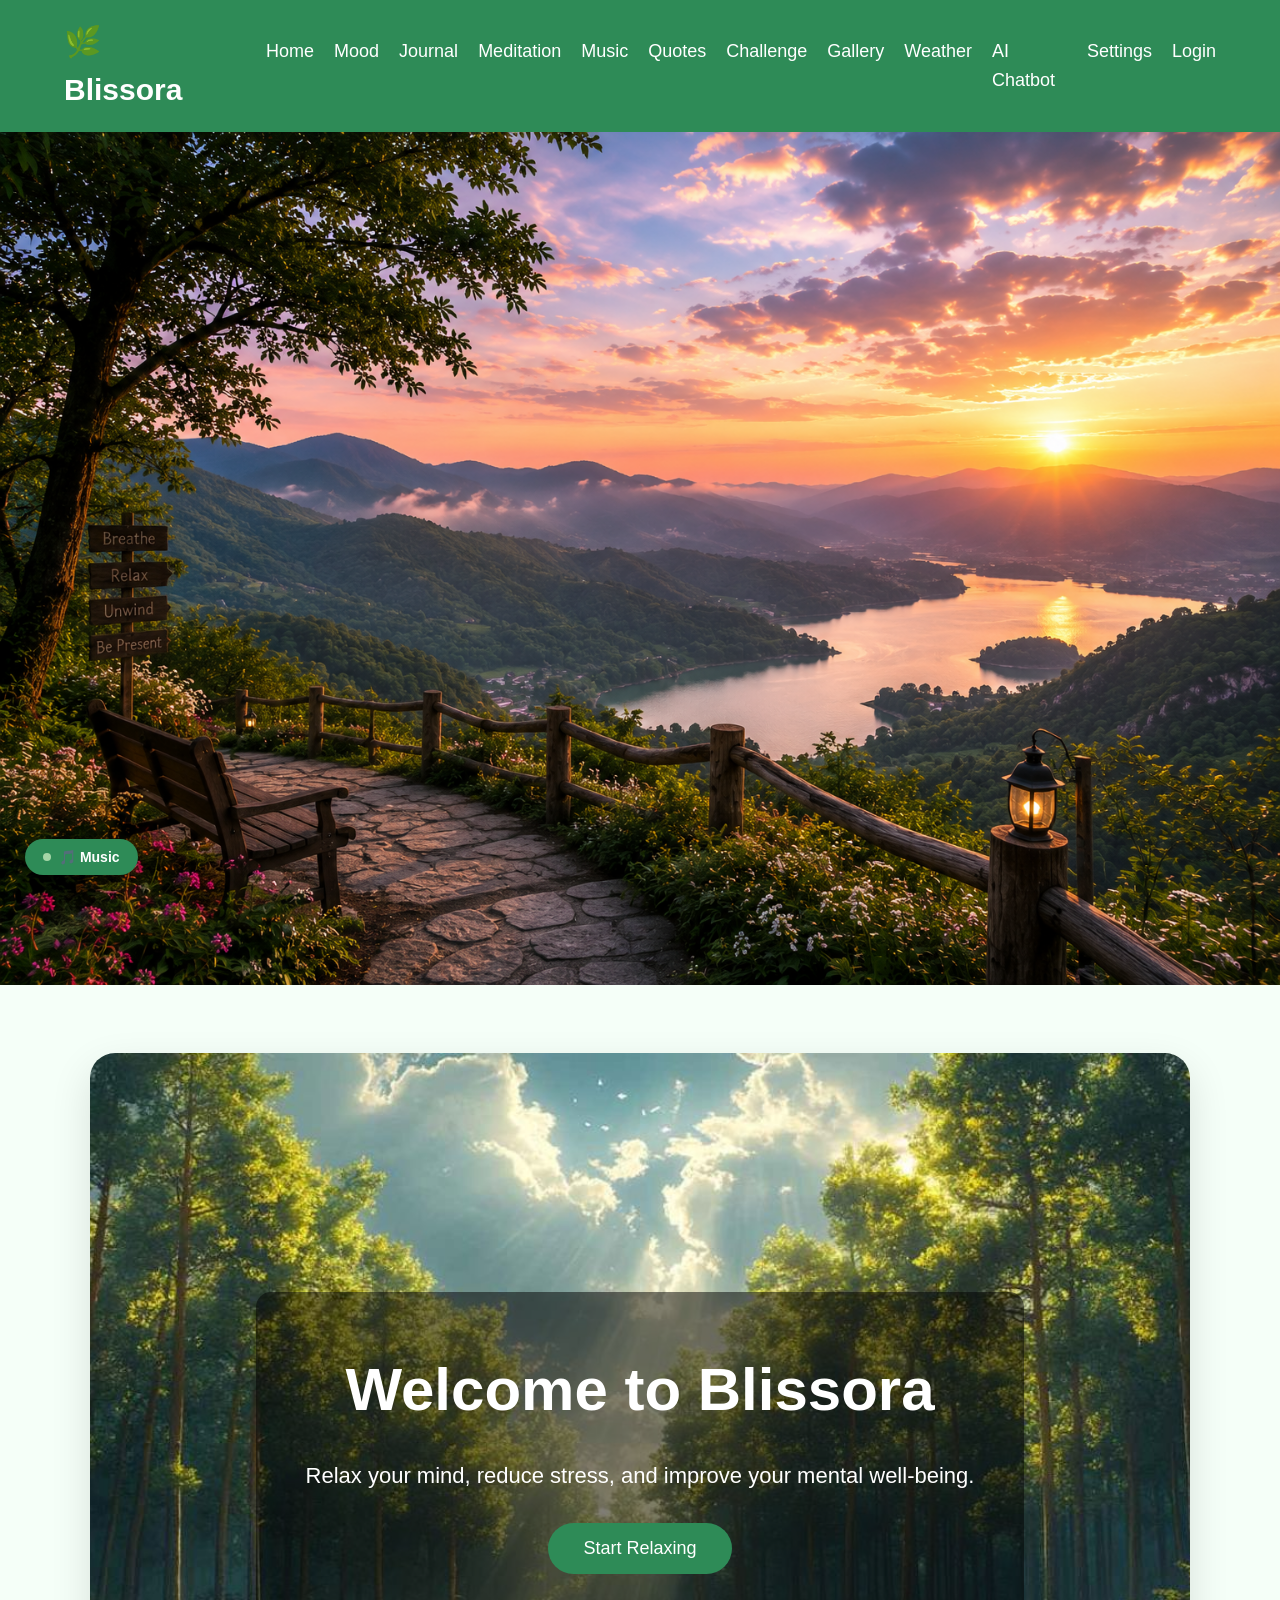
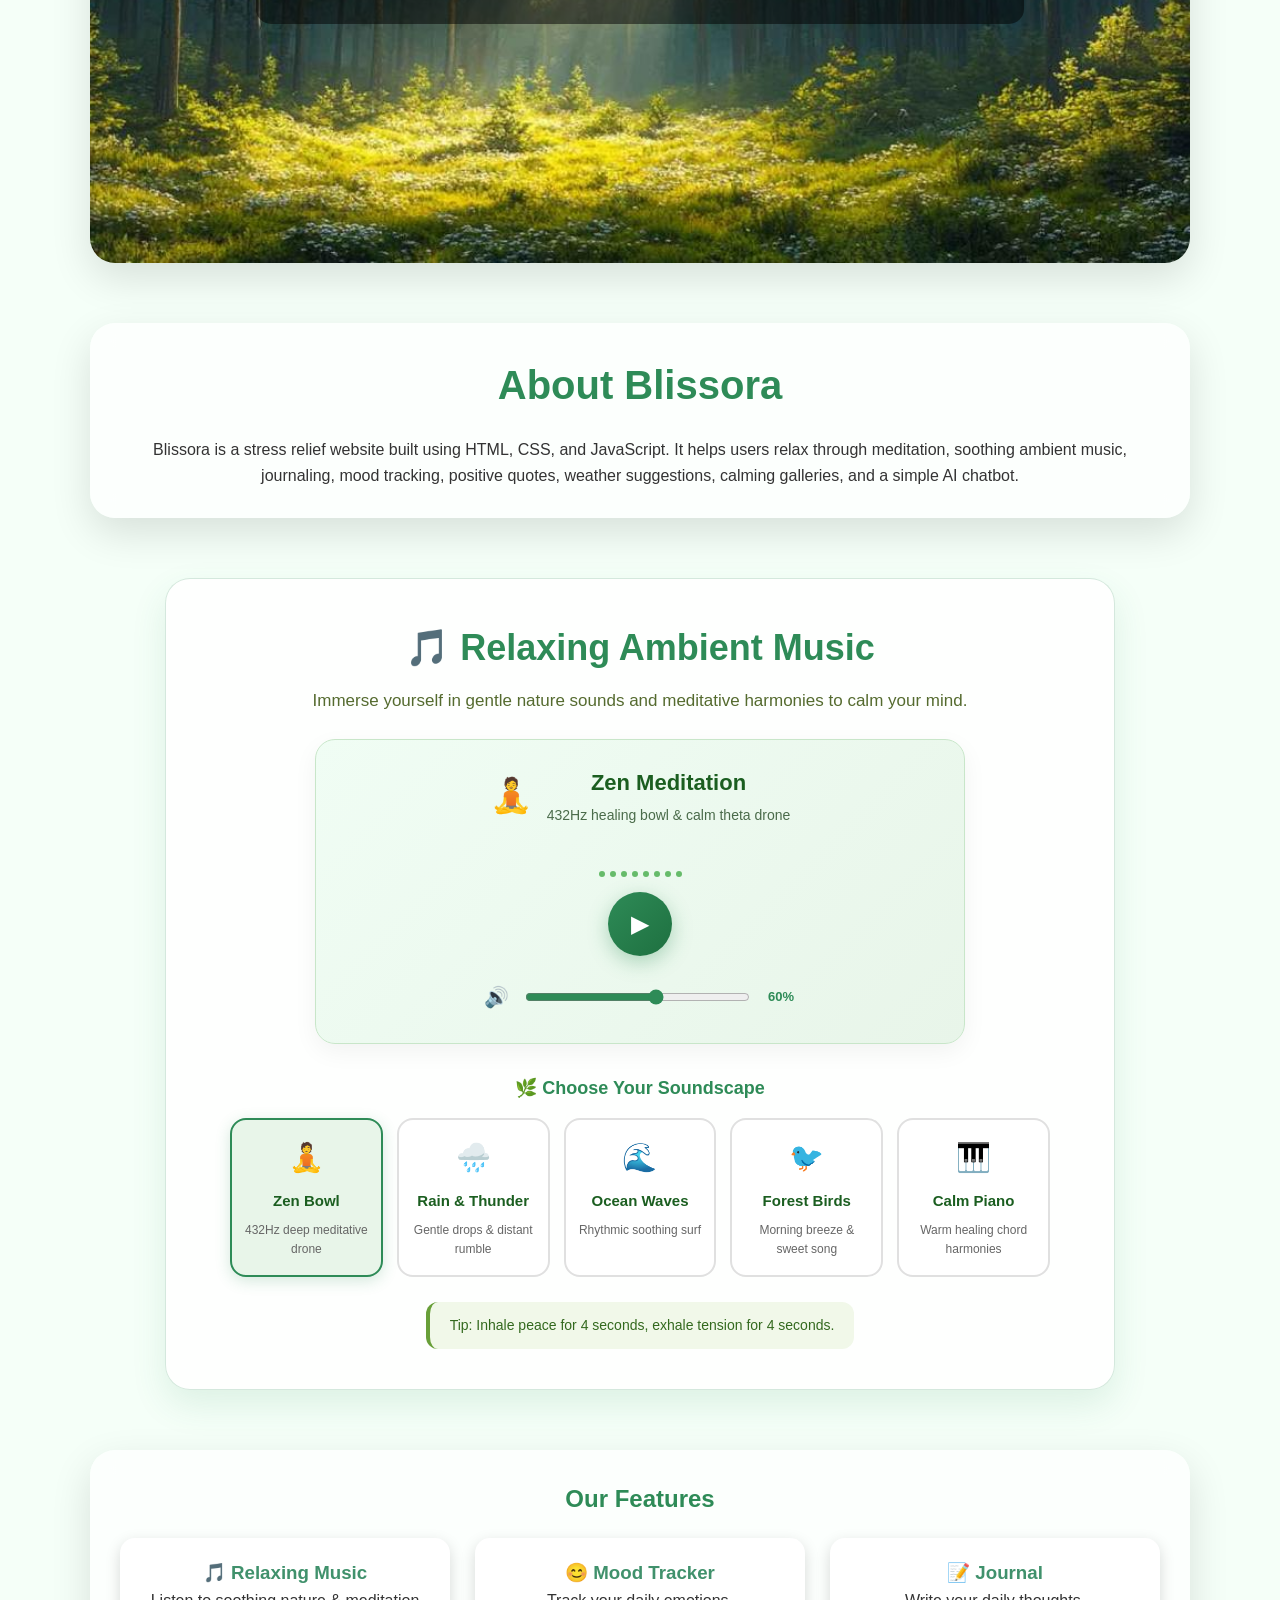
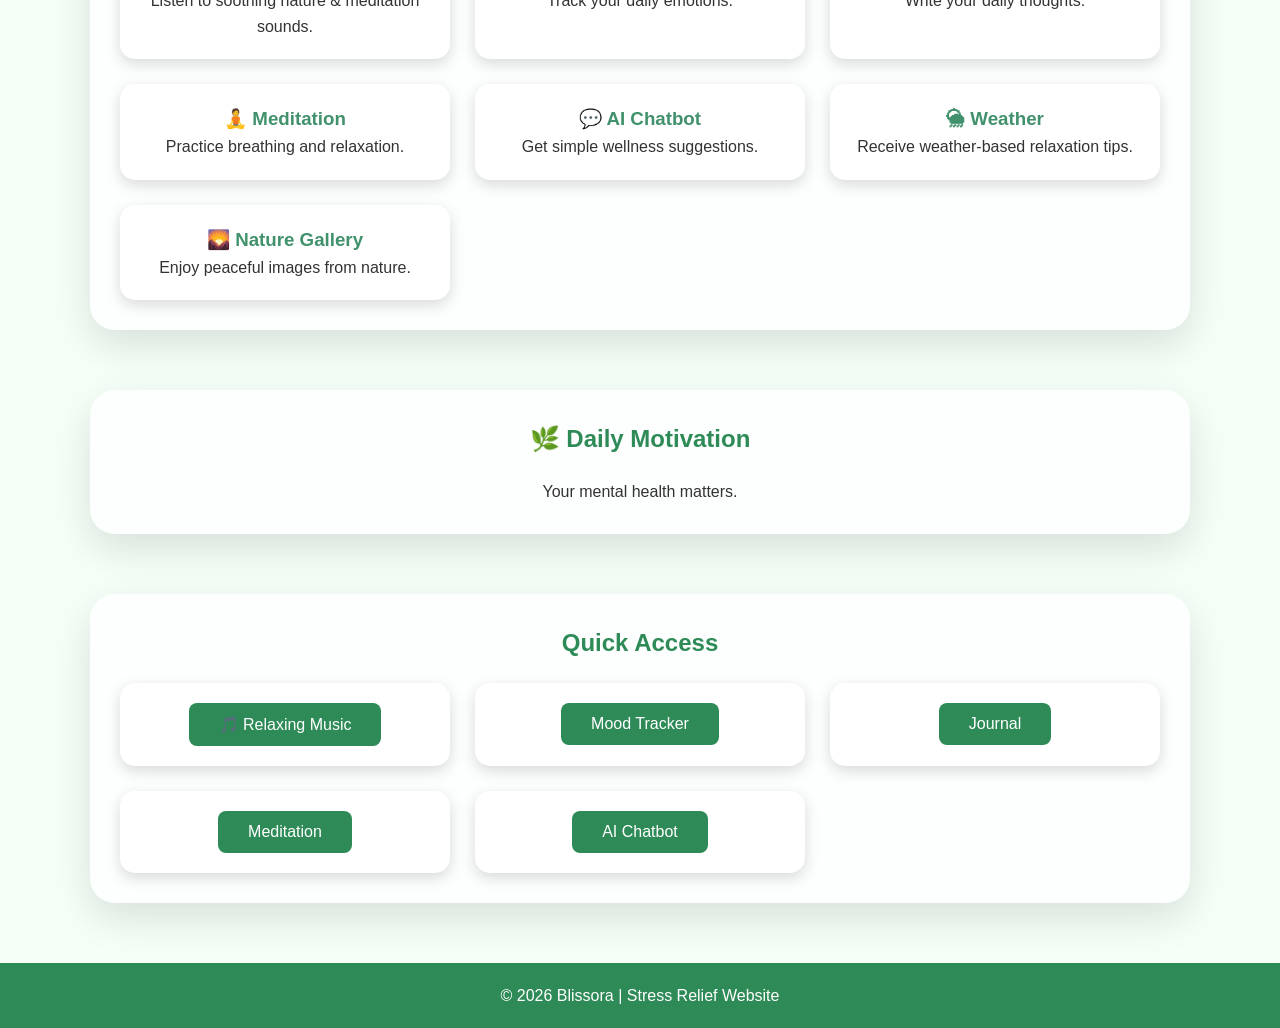
<file: index.html>
<!DOCTYPE html>
<html lang="en">

<head>
    <meta charset="UTF-8">
    <meta name="viewport" content="width=device-width, initial-scale=1.0">
    <title>Blissora | Stress Relief Website</title>

    <!-- Main CSS -->
    <link rel="stylesheet" href="style.css">
    <link rel="stylesheet" href="music.css">
    <link rel="icon" type="image" href="logo.png">
</head>

<body>

    <header>
        <nav>
            <h2>🌿 Blissora</h2>
            <ul>
                <li><a href="index.html">Home</a></li>
                <li><a href="mood.html">Mood</a></li>
                <li><a href="journal.html">Journal</a></li>
                <li><a href="meditation.html">Meditation</a></li>
                <li><a href="#musicSection">Music</a></li>
                <li><a href="quotes.html">Quotes</a></li>
                <li><a href="challenge.html">Challenge</a></li>
                <li><a href="gallery.html">Gallery</a></li>
                <li><a href="weather.html">Weather</a></li>
                <li><a href="chatbot.html">AI Chatbot</a></li>
                <li><a href="settings.html">Settings</a></li>
                <li><a href="login.html">Login</a></li>
            </ul>
        </nav>
    </header>

    <img src="hero.png" alt="logo" width="1280">

    <section class="hero">
        <div class="hero-content">
            <h1>Welcome to Blissora</h1>
            <p>Relax your mind, reduce stress, and improve your mental well-being.</p>
            <button class="btn" onclick="document.getElementById('musicSection').scrollIntoView({behavior:'smooth'})">Start Relaxing</button>
        </div>
    </section>

    <!-- ===========================
            ABOUT SECTION
    ============================ -->
    <section>
        <h1>About Blissora</h1>
        <p>
            Blissora is a stress relief website built using HTML, CSS, and JavaScript.
            It helps users relax through meditation, soothing ambient music, journaling, mood tracking,
            positive quotes, weather suggestions, calming galleries,
            and a simple AI chatbot.
        </p>
    </section>

    <!-- ===========================
            RELAXING MUSIC ADDON SECTION
    ============================ -->
    <section id="musicSection" class="music-addon-section">
        <div class="music-addon-header">
            <h2>🎵 Relaxing Ambient Music</h2>
            <p class="music-addon-subtitle">Immerse yourself in gentle nature sounds and meditative harmonies to calm your mind.</p>
        </div>

        <!-- Now Playing Card -->
        <div class="now-playing-card">
            <div class="now-playing-info">
                <span id="currentTrackIcon" class="track-icon">🧘</span>
                <div class="track-details">
                    <h3 id="currentTrackTitle">Zen Meditation</h3>
                    <p id="currentTrackDesc" class="track-tagline">432Hz healing bowl & calm theta drone</p>
                </div>
            </div>

            <!-- Animated Visualizer Bars -->
            <div id="visualizerContainer" class="visualizer-container">
                <div class="visualizer-bar"></div>
                <div class="visualizer-bar"></div>
                <div class="visualizer-bar"></div>
                <div class="visualizer-bar"></div>
                <div class="visualizer-bar"></div>
                <div class="visualizer-bar"></div>
                <div class="visualizer-bar"></div>
                <div class="visualizer-bar"></div>
            </div>

            <!-- Controls: Play / Pause Button -->
            <div class="music-controls">
                <button id="addonPlayBtn" class="addon-play-btn" title="Play Music">▶</button>
            </div>

            <!-- Volume Slider & Mute Toggle -->
            <div class="volume-control-row">
                <button id="addonMuteBtn" class="mute-btn" title="Mute / Unmute">🔊</button>
                <input id="addonVolumeSlider" class="volume-slider" type="range" min="0" max="100" value="60">
                <span class="volume-label">60%</span>
            </div>
        </div>

        <!-- Soundtrack Selection Grid -->
        <h3 class="track-selection-title">🌿 Choose Your Soundscape</h3>
        <div class="sound-tracks-grid">
            <div class="sound-track-card active" data-track="zen">
                <span class="track-card-icon">🧘</span>
                <span class="track-card-name">Zen Bowl</span>
                <span class="track-card-desc">432Hz deep meditative drone</span>
            </div>
            <div class="sound-track-card" data-track="rain">
                <span class="track-card-icon">🌧️</span>
                <span class="track-card-name">Rain & Thunder</span>
                <span class="track-card-desc">Gentle drops & distant rumble</span>
            </div>
            <div class="sound-track-card" data-track="ocean">
                <span class="track-card-icon">🌊</span>
                <span class="track-card-name">Ocean Waves</span>
                <span class="track-card-desc">Rhythmic soothing surf</span>
            </div>
            <div class="sound-track-card" data-track="birds">
                <span class="track-card-icon">🐦</span>
                <span class="track-card-name">Forest Birds</span>
                <span class="track-card-desc">Morning breeze & sweet song</span>
            </div>
            <div class="sound-track-card" data-track="piano">
                <span class="track-card-icon">🎹</span>
                <span class="track-card-name">Calm Piano</span>
                <span class="track-card-desc">Warm healing chord harmonies</span>
            </div>
        </div>

        <!-- Calming Wellness Tip -->
        <div id="currentTrackTip" class="music-tip-box">
            Tip: Inhale peace for 4 seconds, exhale tension for 4 seconds.
        </div>
    </section>

    <!-- ===========================
            FEATURES
    ============================ -->
    <section>
        <h2>Our Features</h2>
        <div class="cards">
            <div class="card">
                <h3>🎵 Relaxing Music</h3>
                <p>Listen to soothing nature & meditation sounds.</p>
            </div>
            <div class="card">
                <h3>😊 Mood Tracker</h3>
                <p>Track your daily emotions.</p>
            </div>
            <div class="card">
                <h3>📝 Journal</h3>
                <p>Write your daily thoughts.</p>
            </div>
            <div class="card">
                <h3>🧘 Meditation</h3>
                <p>Practice breathing and relaxation.</p>
            </div>
            <div class="card">
                <h3>💬 AI Chatbot</h3>
                <p>Get simple wellness suggestions.</p>
            </div>
            <div class="card">
                <h3>🌦 Weather</h3>
                <p>Receive weather-based relaxation tips.</p>
            </div>
            <div class="card">
                <h3>🌄 Nature Gallery</h3>
                <p>Enjoy peaceful images from nature.</p>
            </div>
        </div>
    </section>

    <!-- ===========================
            DAILY MOTIVATION
    ============================ -->
    <section>
        <h2>🌿 Daily Motivation</h2>
        <p id="dailyQuote">
            Every day is a new opportunity to smile.
        </p>
    </section>

    <!-- ===========================
            QUICK ACCESS
    ============================ -->
    <section>
        <h2>Quick Access</h2>
        <div class="cards">
            <div class="card">
                <button onclick="document.getElementById('musicSection').scrollIntoView({behavior:'smooth'})">
                    🎵 Relaxing Music
                </button>
            </div>
            <div class="card">
                <button onclick="location.href='mood.html'">
                    Mood Tracker
                </button>
            </div>
            <div class="card">
                <button onclick="location.href='journal.html'">
                    Journal
                </button>
            </div>
            <div class="card">
                <button onclick="location.href='meditation.html'">
                    Meditation
                </button>
            </div>
            <div class="card">
                <button onclick="location.href='chatbot.html'">
                    AI Chatbot
                </button>
            </div>
        </div>
    </section>

    <!-- ===========================
            FOOTER
    ============================ -->
    <footer>
        <p>
            © <span id="year"></span> Blissora | Stress Relief Website
        </p>
    </footer>

    <!-- Back to Top Button -->
    <button id="topBtn" style="display:none; position:fixed; bottom:20px; right:20px;">
        ↑ Top
    </button>

    <!-- ============================================================
         FLOATING MINI-PLAYER ADDON WIDGET
         ============================================================ -->
    <div id="blissoraFloatingWidget" class="blissora-floating-music">
        <button id="floatingMusicTrigger" class="floating-music-trigger" title="Toggle Music Player">
            <span class="pulse-dot"></span>
            <span>🎵 Music</span>
        </button>
        <div id="floatingMusicPanel" class="floating-music-panel">
            <div class="floating-panel-header">
                <span>🌿 Relaxing Music</span>
                <button id="floatingMusicClose" class="floating-close-btn" title="Close">✕</button>
            </div>
            <div id="floatingTrackTitle" class="floating-track-title">🧘 Zen Meditation</div>
            <div class="floating-controls-row">
                <button id="floatingPlayBtn" class="floating-play-btn" title="Play / Pause">▶</button>
            </div>
            <select id="floatingTrackSelect" class="floating-quick-select">
                <option value="zen">🧘 Zen Meditation</option>
                <option value="rain">🌧️ Calming Rain</option>
                <option value="ocean">🌊 Ocean Waves</option>
                <option value="birds">🐦 Forest Birds</option>
                <option value="piano">🎹 Peaceful Piano</option>
            </select>
            <div class="floating-volume-row">
                <span>🔊</span>
                <input id="floatingVolumeSlider" class="floating-volume-slider" type="range" min="0" max="100" value="60">
            </div>
        </div>
    </div>

    <!-- JavaScript -->
    <script src="music.js"></script>
    <script src="script.js"></script>

</body>

</html>
</file>
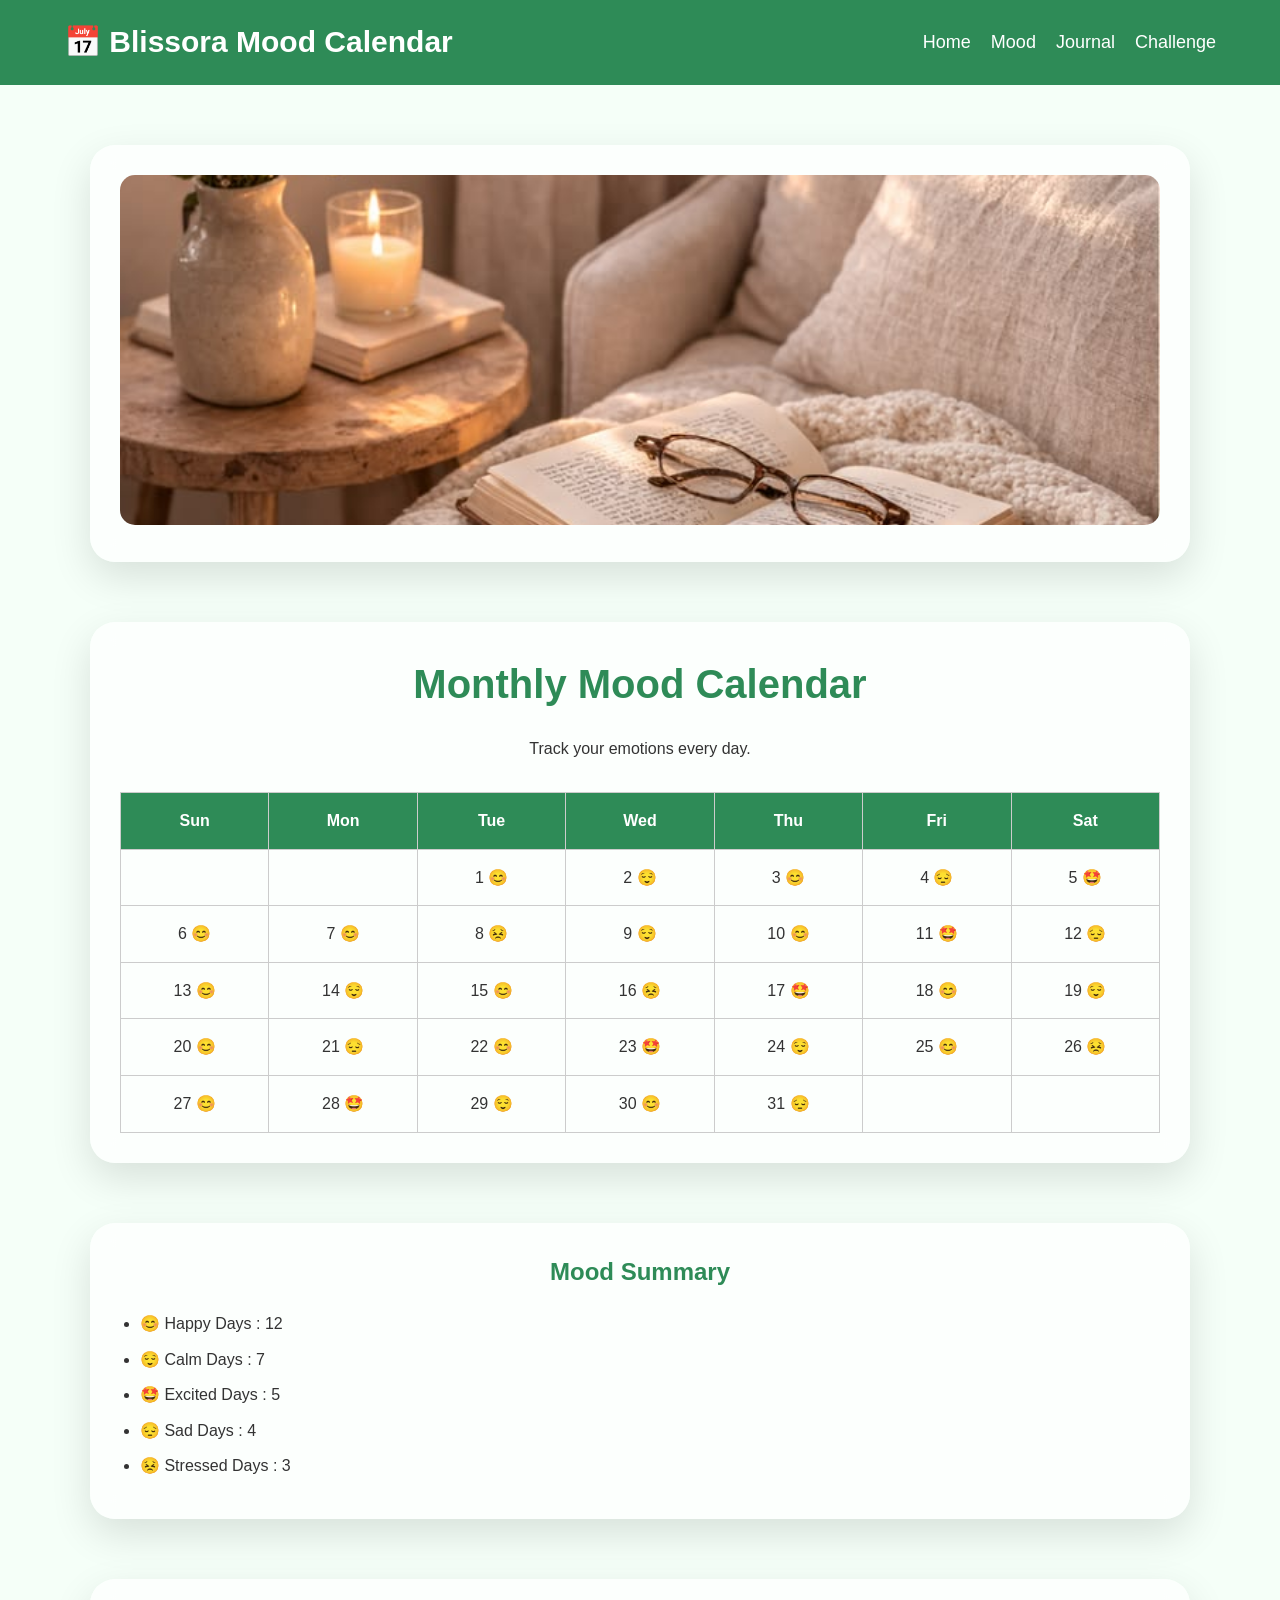
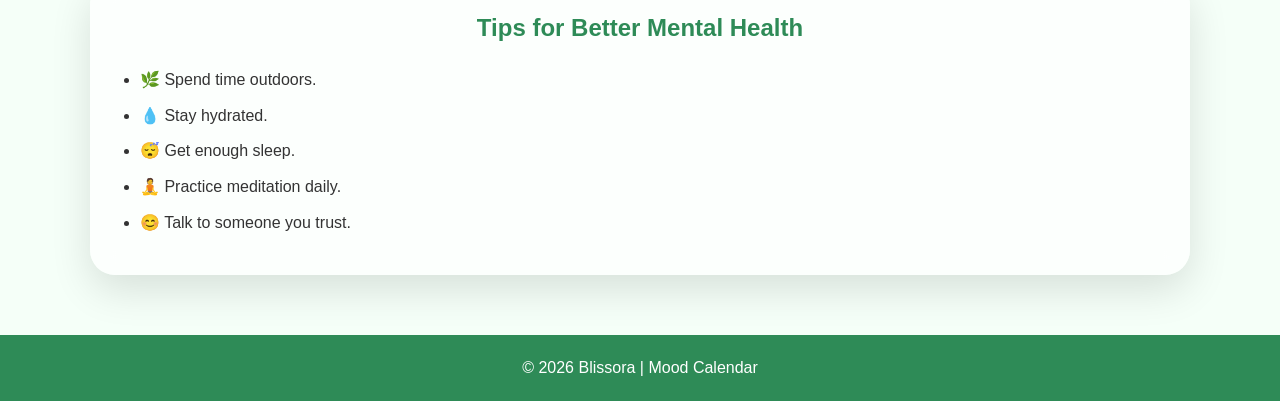
<file: calendar.html>
<!DOCTYPE html>
<html lang="en">

<head>

    <meta charset="UTF-8">

    <meta name="viewport" content="width=device-width, initial-scale=1.0">

    <title>Blissora | Mood Calendar</title>

    <!-- CSS -->
    <link rel="stylesheet" href="style.css">

</head>

<body>

    <!-- ===========================
            Navigation Bar
    ============================ -->

    <header>

        <nav>

            <h2>📅 Blissora Mood Calendar</h2>

            <ul>

                <li><a href="index.html">Home</a></li>
                <li><a href="mood.html">Mood</a></li>
                <li><a href="journal.html">Journal</a></li>
                <li><a href="challenge.html">Challenge</a></li>

            </ul>

        </nav>

    </header>

    <!-- ===========================
            Calendar Banner
    ============================ -->

    <!--
    IMAGE TO DOWNLOAD

    Download a peaceful calendar or nature image.

    Examples:
    • Notebook with flowers
    • Peaceful desk setup
    • Nature with calendar

    Save as:

    Blissora/images/calendar.jpg
    -->

    <section class="calendar-banner">

        <img src="calendar.jpg" alt="Mood Calendar">

    </section>

    <!-- ===========================
            Calendar Section
    ============================ -->

    <section class="calendar-container">

        <h1>Monthly Mood Calendar</h1>

        <p>
            Track your emotions every day.
        </p>

        <table>

            <tr>
                <th>Sun</th>
                <th>Mon</th>
                <th>Tue</th>
                <th>Wed</th>
                <th>Thu</th>
                <th>Fri</th>
                <th>Sat</th>
            </tr>

            <tr>
                <td></td>
                <td></td>
                <td>1 😊</td>
                <td>2 😌</td>
                <td>3 😊</td>
                <td>4 😔</td>
                <td>5 🤩</td>
            </tr>

            <tr>
                <td>6 😊</td>
                <td>7 😊</td>
                <td>8 😣</td>
                <td>9 😌</td>
                <td>10 😊</td>
                <td>11 🤩</td>
                <td>12 😔</td>
            </tr>

            <tr>
                <td>13 😊</td>
                <td>14 😌</td>
                <td>15 😊</td>
                <td>16 😣</td>
                <td>17 🤩</td>
                <td>18 😊</td>
                <td>19 😌</td>
            </tr>

            <tr>
                <td>20 😊</td>
                <td>21 😔</td>
                <td>22 😊</td>
                <td>23 🤩</td>
                <td>24 😌</td>
                <td>25 😊</td>
                <td>26 😣</td>
            </tr>

            <tr>
                <td>27 😊</td>
                <td>28 🤩</td>
                <td>29 😌</td>
                <td>30 😊</td>
                <td>31 😔</td>
                <td></td>
                <td></td>
            </tr>

        </table>

    </section>

    <!-- ===========================
            Mood Summary
    ============================ -->

    <section class="summary">

        <h2>Mood Summary</h2>

        <ul>

            <li>😊 Happy Days : 12</li>

            <li>😌 Calm Days : 7</li>

            <li>🤩 Excited Days : 5</li>

            <li>😔 Sad Days : 4</li>

            <li>😣 Stressed Days : 3</li>

        </ul>

    </section>

    <!-- ===========================
            Wellness Tips
    ============================ -->

    <section class="tips">

        <h2>Tips for Better Mental Health</h2>

        <ul>

            <li>🌿 Spend time outdoors.</li>

            <li>💧 Stay hydrated.</li>

            <li>😴 Get enough sleep.</li>

            <li>🧘 Practice meditation daily.</li>

            <li>😊 Talk to someone you trust.</li>

        </ul>

    </section>

    <!-- ===========================
            Footer
    ============================ -->

    <footer>

        <p>

            © 2026 Blissora | Mood Calendar

        </p>

    </footer>

    <!-- JavaScript -->

    <script src="script.js"></script>

</body>

</html>
</file>
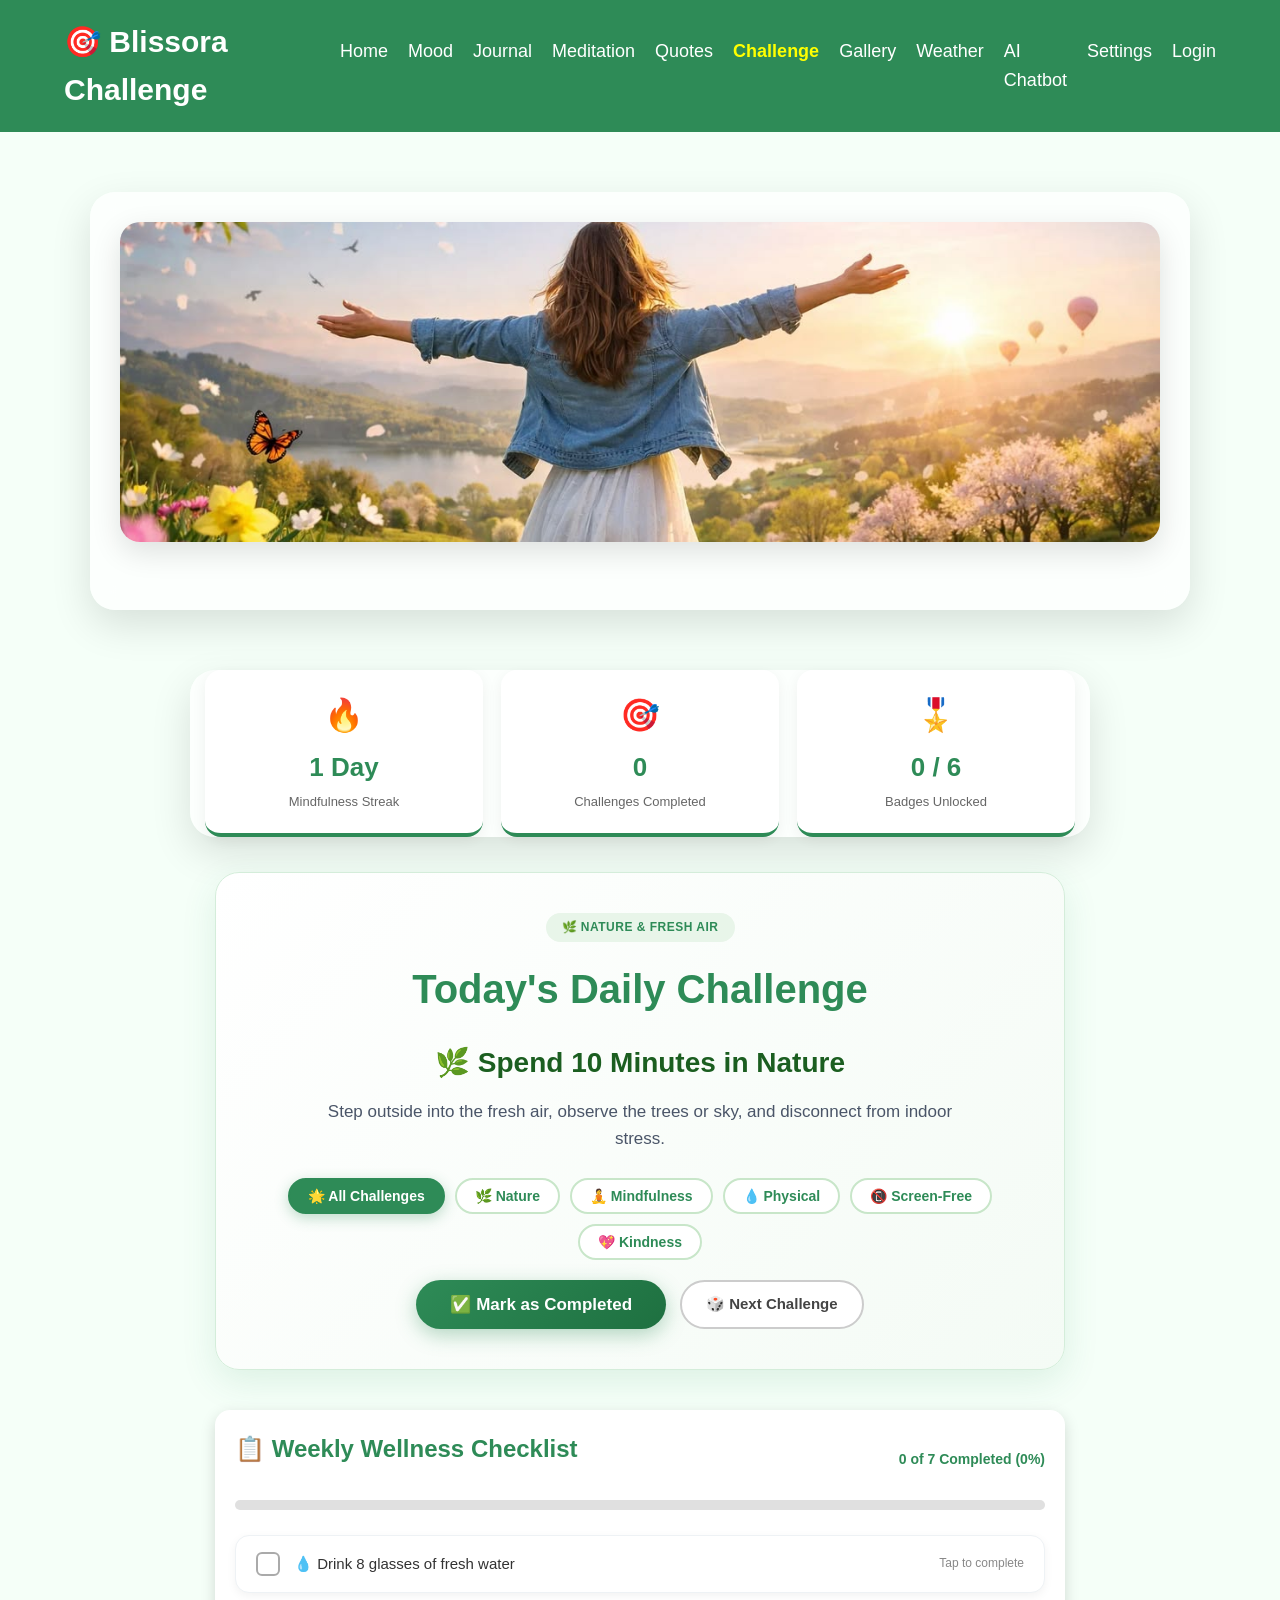
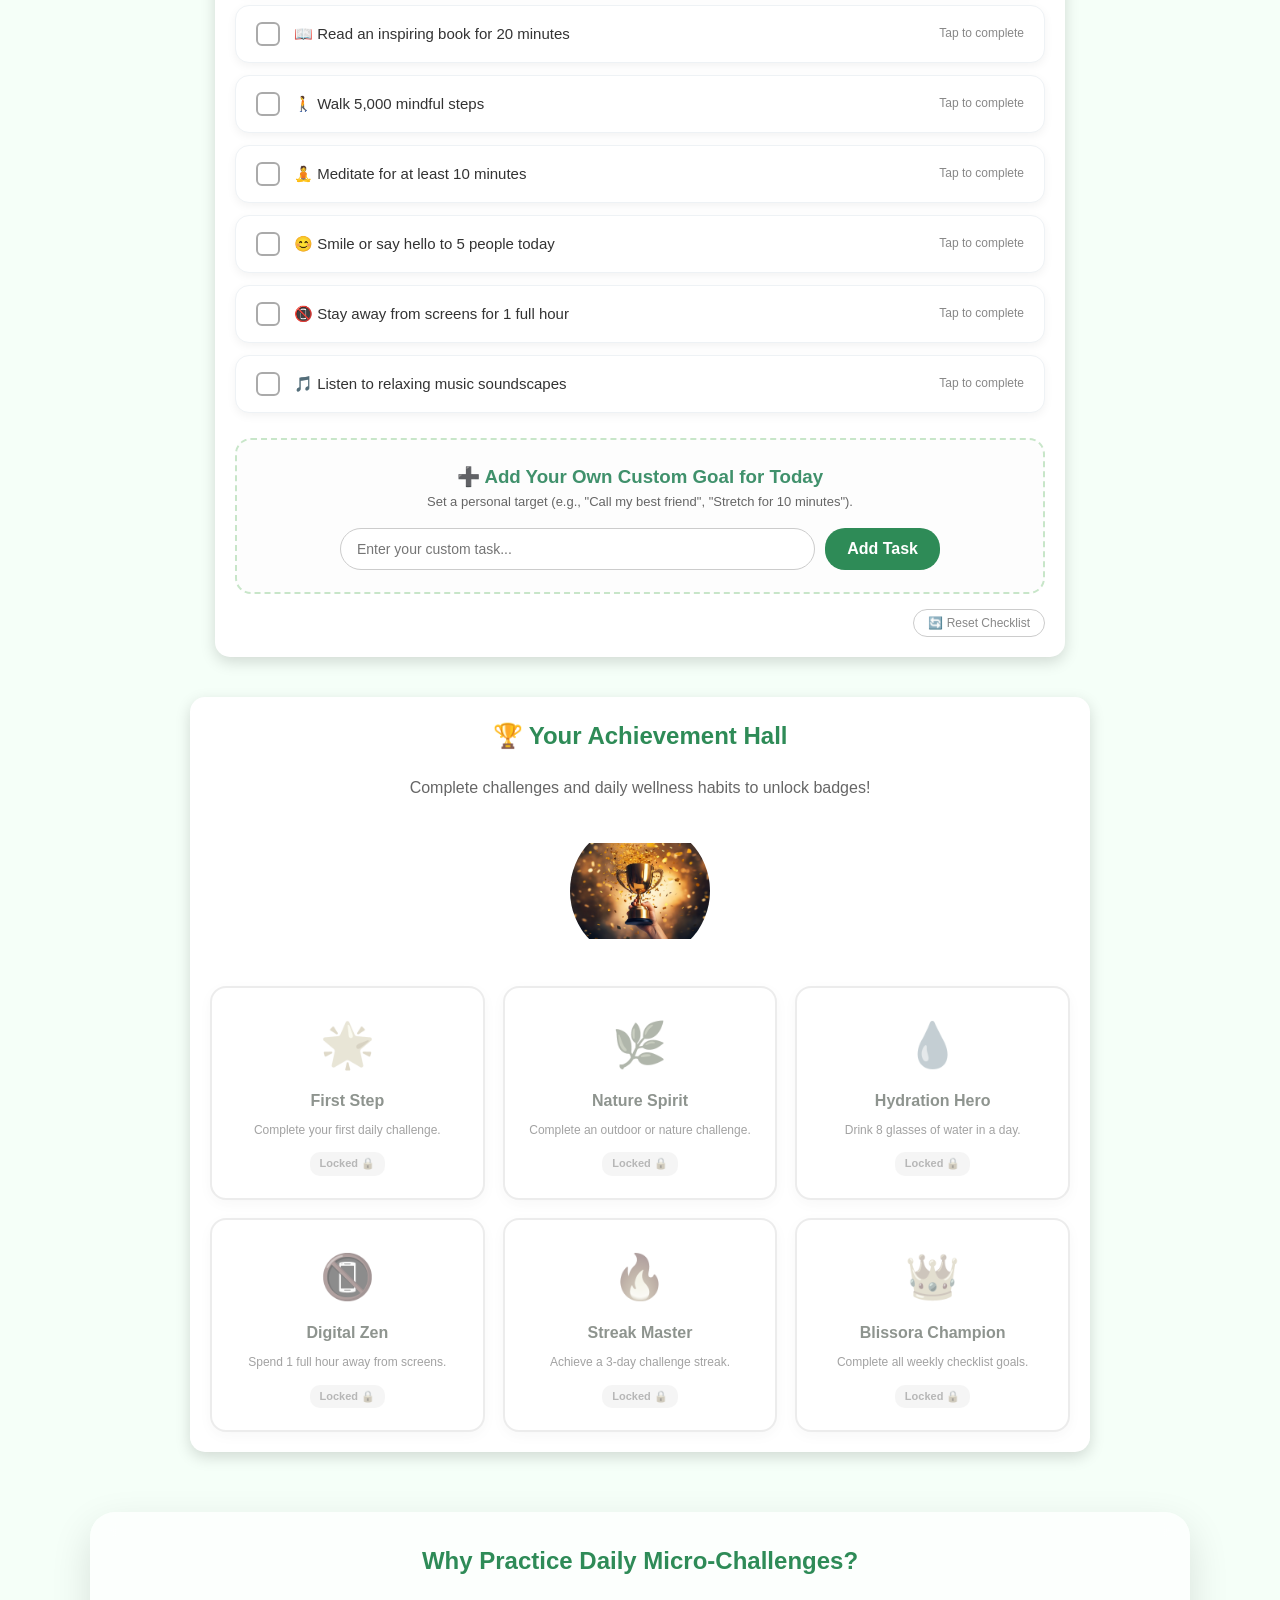
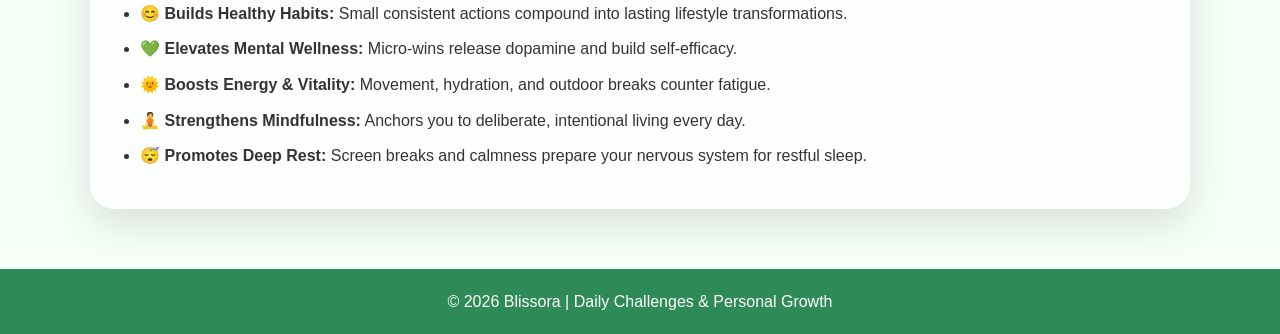
<file: challenge.html>
<!DOCTYPE html>
<html lang="en">

<head>
    <meta charset="UTF-8">
    <meta name="viewport" content="width=device-width, initial-scale=1.0">
    <title>Blissora | Daily Challenges & Achievements</title>

    <!-- CSS -->
    <link rel="stylesheet" href="style.css">
    <link rel="stylesheet" href="challenge.css">
    <link rel="icon" type="image" href="logo.png">
</head>

<body>

    <!-- ===========================
            Navigation Bar
    ============================ -->
    <header>
        <nav>
            <h2>🎯 Blissora Challenge</h2>
            <ul>
                <li><a href="index.html">Home</a></li>
                <li><a href="mood.html">Mood</a></li>
                <li><a href="journal.html">Journal</a></li>
                <li><a href="meditation.html">Meditation</a></li>
                <li><a href="quotes.html">Quotes</a></li>
                <li><a href="challenge.html" style="color: yellow; font-weight: bold;">Challenge</a></li>
                <li><a href="gallery.html">Gallery</a></li>
                <li><a href="weather.html">Weather</a></li>
                <li><a href="chatbot.html">AI Chatbot</a></li>
                <li><a href="settings.html">Settings</a></li>
                <li><a href="login.html">Login</a></li>
            </ul>
        </nav>
    </header>

    <!-- ===========================
            Challenge Banner
    ============================ -->
    <section class="challenge-banner">
        <img src="challenge.jpg" alt="Daily Challenge Motivation">
    </section>

    <!-- ===========================
            STATS DASHBOARD
    ============================ -->
    <section style="max-width: 900px; margin: 20px auto 30px; padding: 0 15px;">
        <div class="challenge-stats-grid">
            <div class="challenge-stat-card">
                <div class="challenge-stat-icon">🔥</div>
                <div id="statStreak" class="challenge-stat-val">1 Day</div>
                <div class="challenge-stat-lbl">Mindfulness Streak</div>
            </div>
            <div class="challenge-stat-card">
                <div class="challenge-stat-icon">🎯</div>
                <div id="statTotal" class="challenge-stat-val">0</div>
                <div class="challenge-stat-lbl">Challenges Completed</div>
            </div>
            <div class="challenge-stat-card">
                <div class="challenge-stat-icon">🎖️</div>
                <div id="statBadges" class="challenge-stat-val">0 / 6</div>
                <div class="challenge-stat-lbl">Badges Unlocked</div>
            </div>
        </div>
    </section>

    <!-- ===========================
            SECTION 1: TODAY'S CHALLENGE
    ============================ -->
    <section class="challenge-container">
        <span id="challengeTagBadge" class="challenge-tag-badge">🌿 Nature & Fresh Air</span>
        <h1>Today's Daily Challenge</h1>

        <h2 id="challengeTitle">🌿 Spend 10 Minutes in Nature</h2>
        <p id="challengeDesc" class="challenge-desc">
            Go outside and spend at least 10 minutes enjoying fresh air, feeling the breeze, and observing nature.
        </p>

        <!-- Category Tabs -->
        <div class="challenge-tabs">
            <button class="challenge-tab-btn active" data-category="all">🌟 All Challenges</button>
            <button class="challenge-tab-btn" data-category="nature">🌿 Nature</button>
            <button class="challenge-tab-btn" data-category="mind">🧘 Mindfulness</button>
            <button class="challenge-tab-btn" data-category="health">💧 Physical</button>
            <button class="challenge-tab-btn" data-category="detox">📵 Screen-Free</button>
            <button class="challenge-tab-btn" data-category="kindness">💖 Kindness</button>
        </div>

        <!-- Action Buttons -->
        <div class="challenge-actions-row">
            <button id="completeChallenge" class="btn-complete">
                ✅ Mark as Completed
            </button>
            <button id="randomChallengeBtn" class="btn-random-challenge">
                🎲 Next Challenge
            </button>
        </div>

        <!-- Celebration Box -->
        <div id="celebrationBox" class="celebration-box">
            🎉 Challenge Completed! Fantastic work building daily healthy habits.
        </div>
    </section>

    <!-- ===========================
            SECTION 2: WEEKLY CHECKLIST
    ============================ -->
    <section class="weekly-challenges card">
        <div class="progress-header">
            <h2>📋 Weekly Wellness Checklist</h2>
            <div id="checklistProgressText" style="font-weight: bold; color: #2E8B57; font-size: 14px;">
                0 of 7 Completed (0%)
            </div>
        </div>

        <!-- Progress Bar -->
        <div class="progress-container">
            <div id="checklistProgressFill" class="progress-fill"></div>
        </div>

        <!-- Checklist Items -->
        <div id="checklistItems" class="checklist-items">
            <!-- Dynamically rendered -->
        </div>

        <!-- Custom User Goal Box -->
        <div class="custom-goal-box">
            <h3>➕ Add Your Own Custom Goal for Today</h3>
            <p style="font-size: 13px; color: #666;">Set a personal target (e.g., "Call my best friend", "Stretch for 10 minutes").</p>
            <form id="customGoalForm" class="custom-goal-form">
                <input type="text" id="customGoalInput" class="custom-goal-input" placeholder="Enter your custom task..." required>
                <button type="submit" style="padding: 10px 22px; border-radius: 20px; background: #2E8B57; color: white; border: none; font-weight: bold; cursor: pointer;">
                    Add Task
                </button>
            </form>
        </div>

        <div style="text-align: right; margin-top: 15px;">
            <button id="resetWeekBtn" style="background: transparent; border: 1px solid #ccc; color: #888; border-radius: 20px; padding: 6px 14px; font-size: 12px; cursor: pointer;">
                🔄 Reset Checklist
            </button>
        </div>
    </section>

    <!-- ===========================
            SECTION 3: ACHIEVEMENTS & BADGES
    ============================ -->
    <section class="achievement card">
        <h2>🏆 Your Achievement Hall</h2>
        <p style="color: #666; margin-bottom: 20px;">Complete challenges and daily wellness habits to unlock badges!</p>

        <img src="trophy.jpg" alt="Achievement Trophy" style="width: 140px; height: 140px; object-fit: contain; margin: 0 auto 20px; display: block; border-radius: 50%;">

        <!-- Badges Grid -->
        <div class="badges-grid">
            <div class="badge-card locked" data-badge="first">
                <div class="badge-icon">🌟</div>
                <div class="badge-title">First Step</div>
                <div class="badge-desc">Complete your first daily challenge.</div>
                <span class="badge-status">Locked 🔒</span>
            </div>

            <div class="badge-card locked" data-badge="nature">
                <div class="badge-icon">🌿</div>
                <div class="badge-title">Nature Spirit</div>
                <div class="badge-desc">Complete an outdoor or nature challenge.</div>
                <span class="badge-status">Locked 🔒</span>
            </div>

            <div class="badge-card locked" data-badge="water">
                <div class="badge-icon">💧</div>
                <div class="badge-title">Hydration Hero</div>
                <div class="badge-desc">Drink 8 glasses of water in a day.</div>
                <span class="badge-status">Locked 🔒</span>
            </div>

            <div class="badge-card locked" data-badge="detox">
                <div class="badge-icon">📵</div>
                <div class="badge-title">Digital Zen</div>
                <div class="badge-desc">Spend 1 full hour away from screens.</div>
                <span class="badge-status">Locked 🔒</span>
            </div>

            <div class="badge-card locked" data-badge="streak3">
                <div class="badge-icon">🔥</div>
                <div class="badge-title">Streak Master</div>
                <div class="badge-desc">Achieve a 3-day challenge streak.</div>
                <span class="badge-status">Locked 🔒</span>
            </div>

            <div class="badge-card locked" data-badge="champion">
                <div class="badge-icon">👑</div>
                <div class="badge-title">Blissora Champion</div>
                <div class="badge-desc">Complete all weekly checklist goals.</div>
                <span class="badge-status">Locked 🔒</span>
            </div>
        </div>
    </section>

    <!-- ===========================
            SECTION 4: BENEFITS
    ============================ -->
    <section class="benefits">
        <h2>Why Practice Daily Micro-Challenges?</h2>
        <ul>
            <li>😊 <strong>Builds Healthy Habits:</strong> Small consistent actions compound into lasting lifestyle transformations.</li>
            <li>💚 <strong>Elevates Mental Wellness:</strong> Micro-wins release dopamine and build self-efficacy.</li>
            <li>🌞 <strong>Boosts Energy & Vitality:</strong> Movement, hydration, and outdoor breaks counter fatigue.</li>
            <li>🧘 <strong>Strengthens Mindfulness:</strong> Anchors you to deliberate, intentional living every day.</li>
            <li>😴 <strong>Promotes Deep Rest:</strong> Screen breaks and calmness prepare your nervous system for restful sleep.</li>
        </ul>
    </section>

    <!-- ===========================
            Footer
    ============================ -->
    <footer>
        <p>© 2026 Blissora | Daily Challenges & Personal Growth</p>
    </footer>

    <!-- JavaScript -->
    <script src="challenge.js"></script>

</body>

</html>
</file>
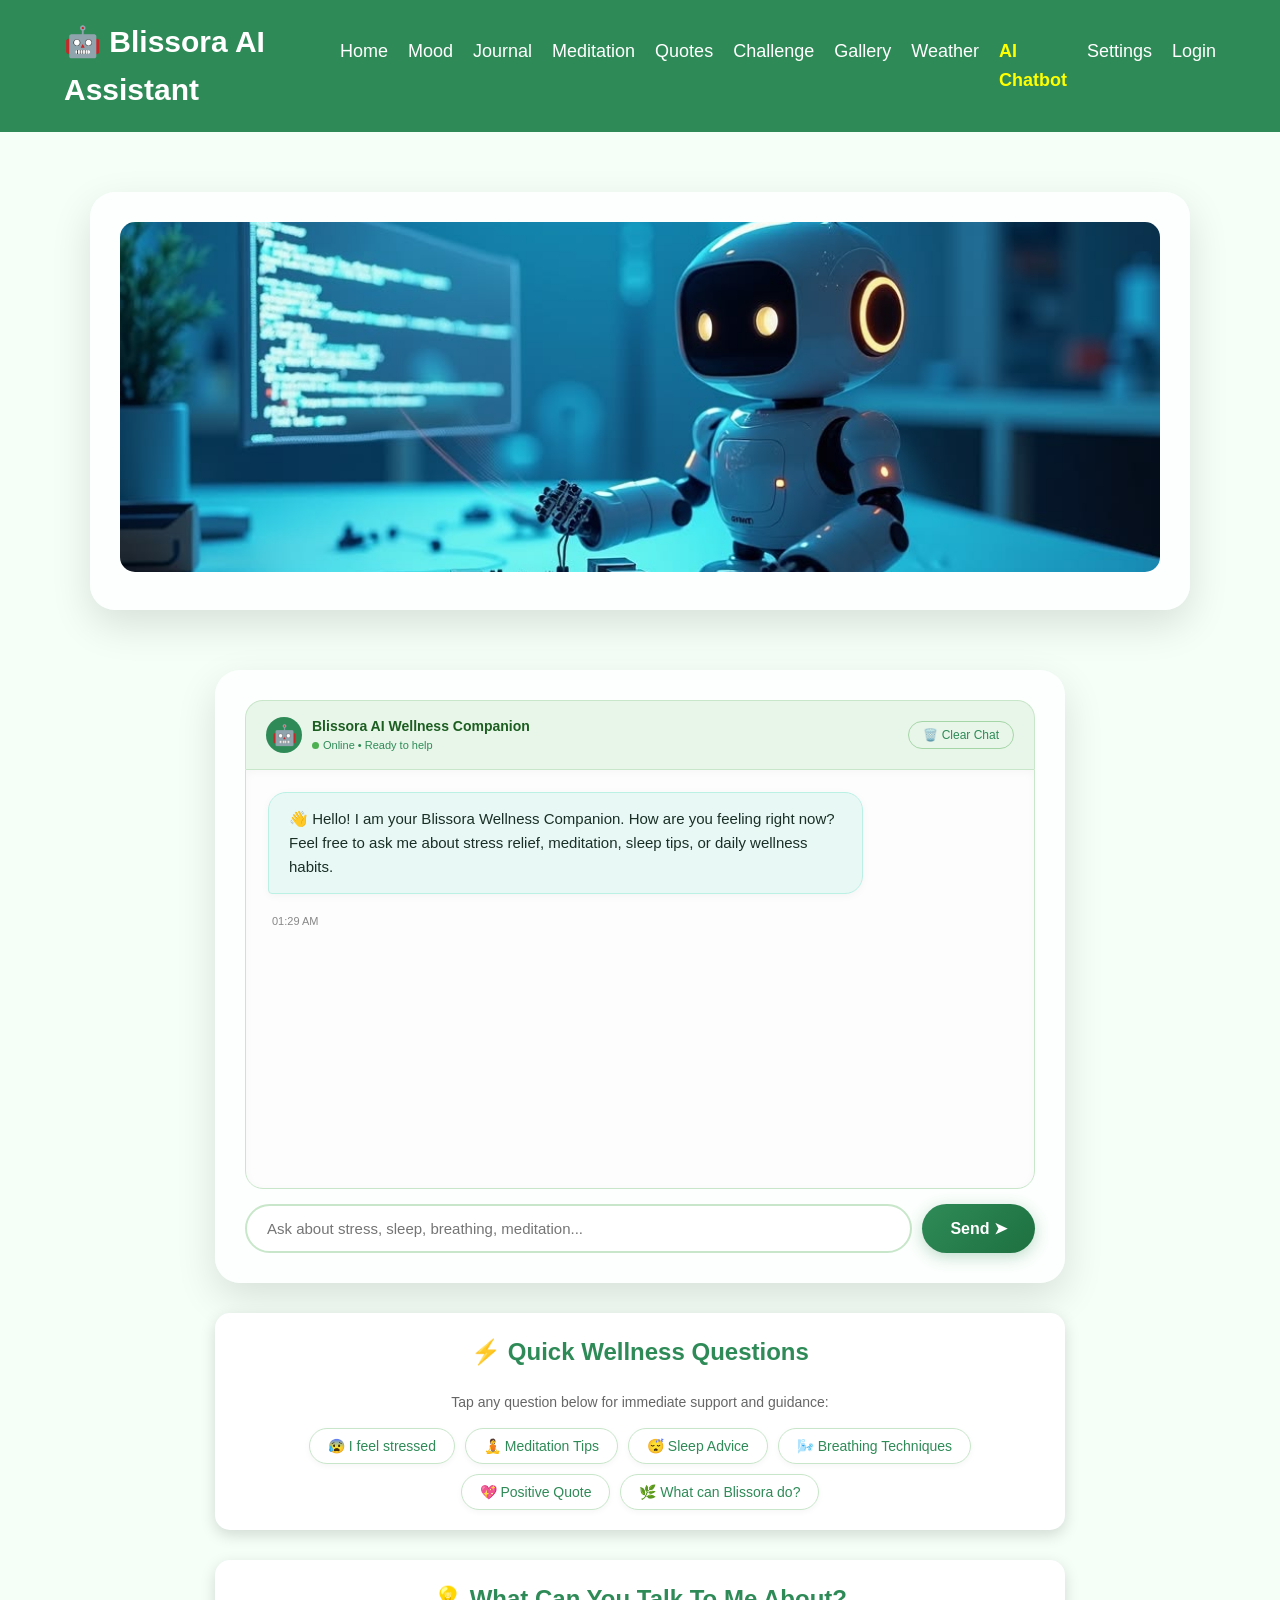
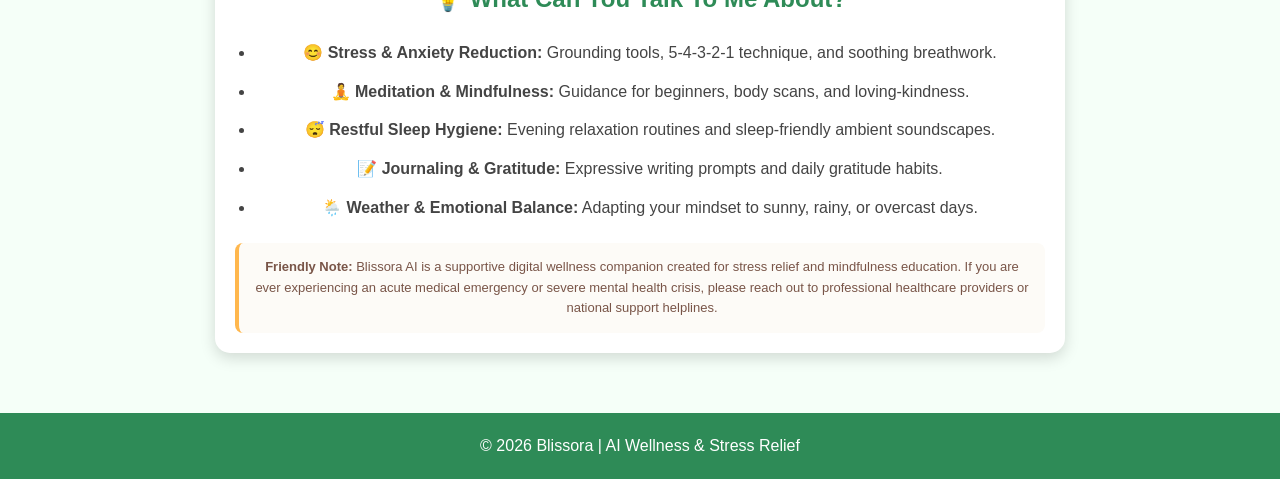
<file: chatbot.html>
<!DOCTYPE html>
<html lang="en">

<head>
    <meta charset="UTF-8">
    <meta name="viewport" content="width=device-width, initial-scale=1.0">
    <title>Blissora | AI Wellness Companion</title>

    <!-- CSS -->
    <link rel="stylesheet" href="style.css">
    <link rel="stylesheet" href="chatbot.css">
    <link rel="icon" type="image" href="logo.png">
</head>

<body>

    <!-- ===========================
            Navigation Bar
    ============================ -->
    <header>
        <nav>
            <h2>🤖 Blissora AI Assistant</h2>
            <ul>
                <li><a href="index.html">Home</a></li>
                <li><a href="mood.html">Mood</a></li>
                <li><a href="journal.html">Journal</a></li>
                <li><a href="meditation.html">Meditation</a></li>
                <li><a href="quotes.html">Quotes</a></li>
                <li><a href="challenge.html">Challenge</a></li>
                <li><a href="gallery.html">Gallery</a></li>
                <li><a href="weather.html">Weather</a></li>
                <li><a href="chatbot.html" style="color: yellow; font-weight: bold;">AI Chatbot</a></li>
                <li><a href="settings.html">Settings</a></li>
                <li><a href="login.html">Login</a></li>
            </ul>
        </nav>
    </header>

    <!-- ===========================
            Chatbot Banner
    ============================ -->
    <section class="chatbot-banner">
        <img src="chatbox.jpg" alt="Blissora AI Chatbot Assistant">
    </section>

    <!-- ===========================
            CHAT SECTION
    ============================ -->
    <section class="chat-container">
        <!-- Chat Header Bar -->
        <div class="chat-header-bar">
            <div class="bot-profile">
                <div class="bot-avatar">🤖</div>
                <div>
                    <div class="bot-status-text">Blissora AI Wellness Companion</div>
                    <div class="bot-online-badge">
                        <span class="online-dot"></span> Online &bull; Ready to help
                    </div>
                </div>
            </div>

            <button id="clearChatBtn" class="chat-tool-btn" title="Reset conversation">
                🗑️ Clear Chat
            </button>
        </div>

        <!-- Scrollable Chat Box -->
        <div id="chatBox">
            <!-- Messages populated dynamically -->
        </div>

        <!-- User Input Row -->
        <div class="chat-input">
            <input type="text" id="userInput" placeholder="Ask about stress, sleep, breathing, meditation..." autocomplete="off">
            <button id="sendBtn">Send ➤</button>
        </div>
    </section>

    <!-- ===========================
            QUICK QUESTIONS CHIPS
    ============================ -->
    <section class="quick-questions card">
        <h2>⚡ Quick Wellness Questions</h2>
        <p style="color: #666; font-size: 14px; margin-bottom: 15px;">
            Tap any question below for immediate support and guidance:
        </p>

        <div class="quick-questions-grid">
            <button class="quick-question-btn" data-query="I feel stressed and overwhelmed right now">
                😰 I feel stressed
            </button>
            <button class="quick-question-btn" data-query="How can I start meditating today?">
                🧘 Meditation Tips
            </button>
            <button class="quick-question-btn" data-query="I can't sleep. What should I do?">
                😴 Sleep Advice
            </button>
            <button class="quick-question-btn" data-query="Teach me a calming breathing exercise">
                🌬️ Breathing Techniques
            </button>
            <button class="quick-question-btn" data-query="Share an inspiring motivational quote">
                💖 Positive Quote
            </button>
            <button class="quick-question-btn" data-query="What can Blissora help me with?">
                🌿 What can Blissora do?
            </button>
        </div>
    </section>

    <!-- ===========================
            AI TOPICS & CAPABILITIES
    ============================ -->
    <section class="chat-features card">
        <h2>💡 What Can You Talk To Me About?</h2>
        <ul style="line-height: 1.8; color: #444; margin-top: 15px;">
            <li>😊 <strong>Stress & Anxiety Reduction:</strong> Grounding tools, 5-4-3-2-1 technique, and soothing breathwork.</li>
            <li>🧘 <strong>Meditation & Mindfulness:</strong> Guidance for beginners, body scans, and loving-kindness.</li>
            <li>😴 <strong>Restful Sleep Hygiene:</strong> Evening relaxation routines and sleep-friendly ambient soundscapes.</li>
            <li>📝 <strong>Journaling & Gratitude:</strong> Expressive writing prompts and daily gratitude habits.</li>
            <li>🌦️ <strong>Weather & Emotional Balance:</strong> Adapting your mindset to sunny, rainy, or overcast days.</li>
        </ul>

        <div style="margin-top: 20px; padding: 14px; background: #fdfbf7; border-left: 4px solid #ffb74d; border-radius: 8px; font-size: 13px; color: #795548;">
            <strong>Friendly Note:</strong> Blissora AI is a supportive digital wellness companion created for stress relief and mindfulness education. If you are ever experiencing an acute medical emergency or severe mental health crisis, please reach out to professional healthcare providers or national support helplines.
        </div>
    </section>

    <!-- ===========================
            Footer
    ============================ -->
    <footer>
        <p>© 2026 Blissora | AI Wellness & Stress Relief</p>
    </footer>

    <!-- JavaScript -->
    <script src="chatbot.js"></script>

</body>

</html>
</file>
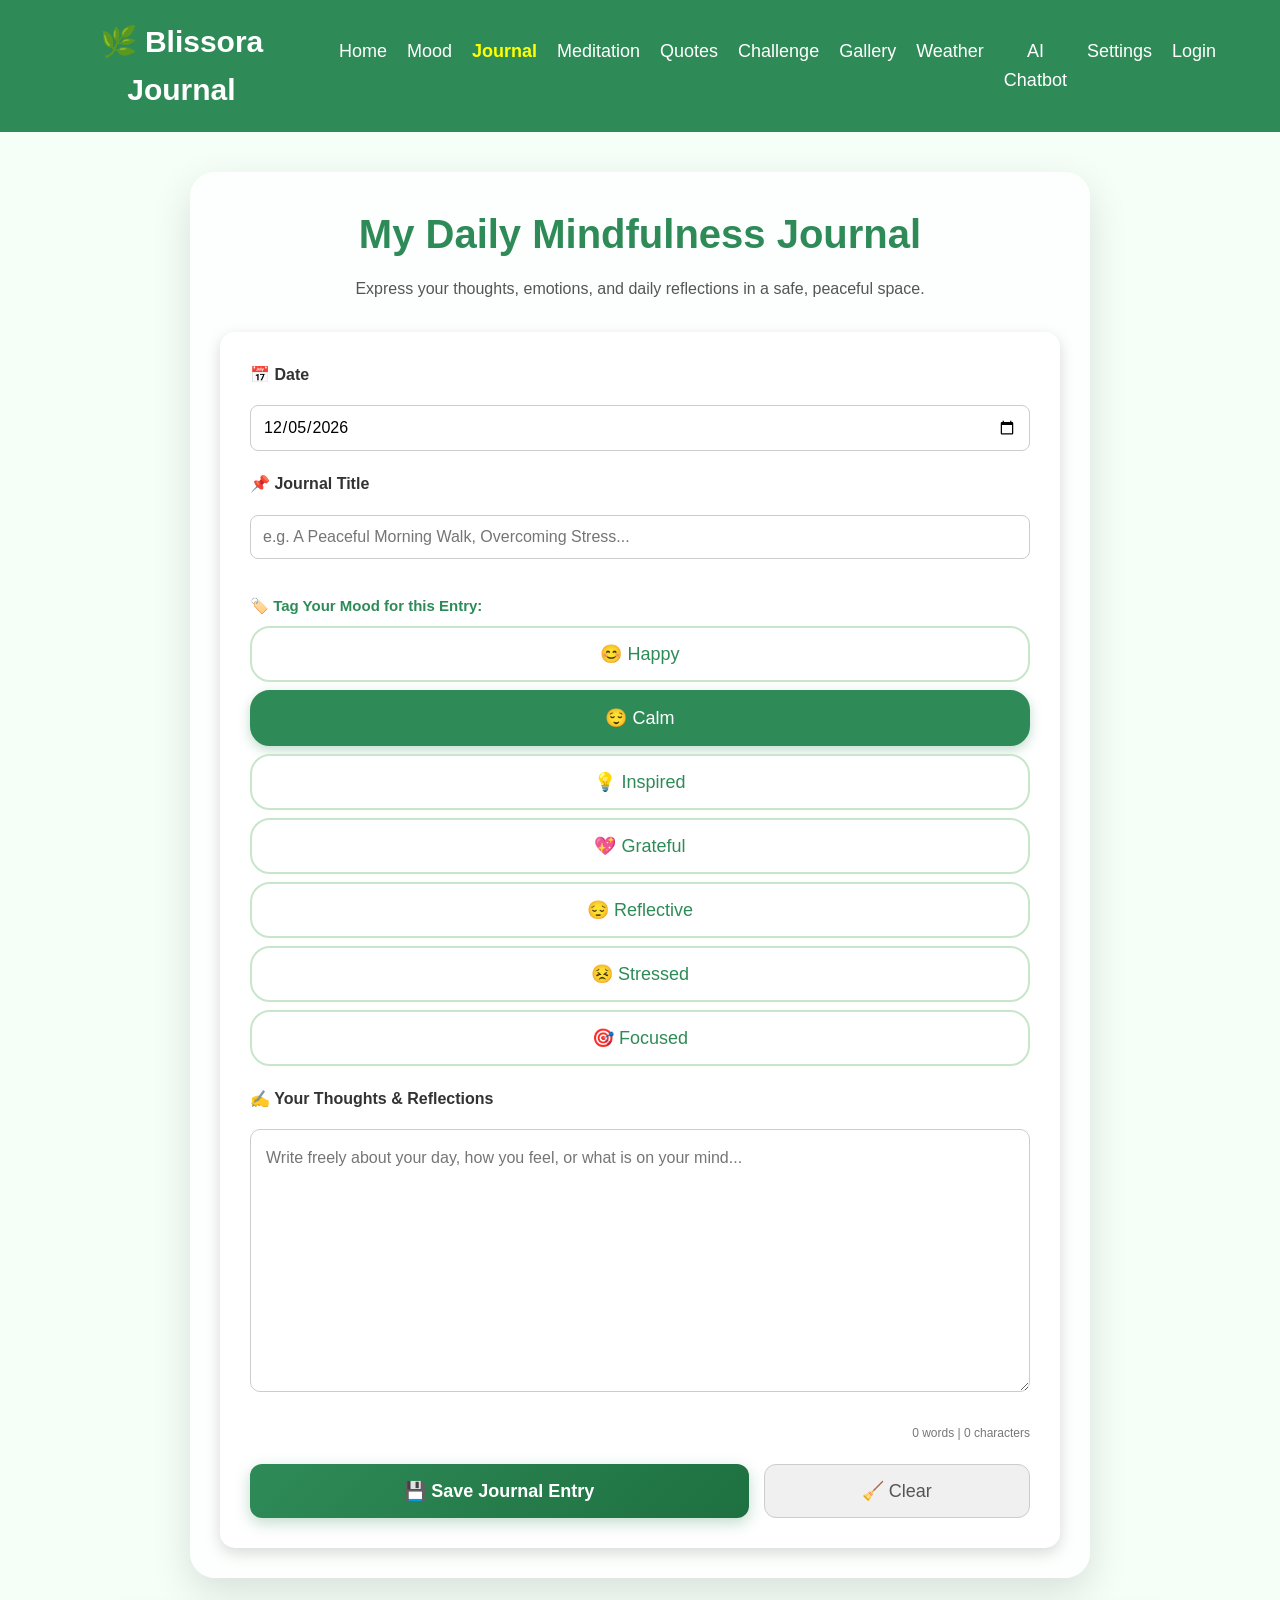
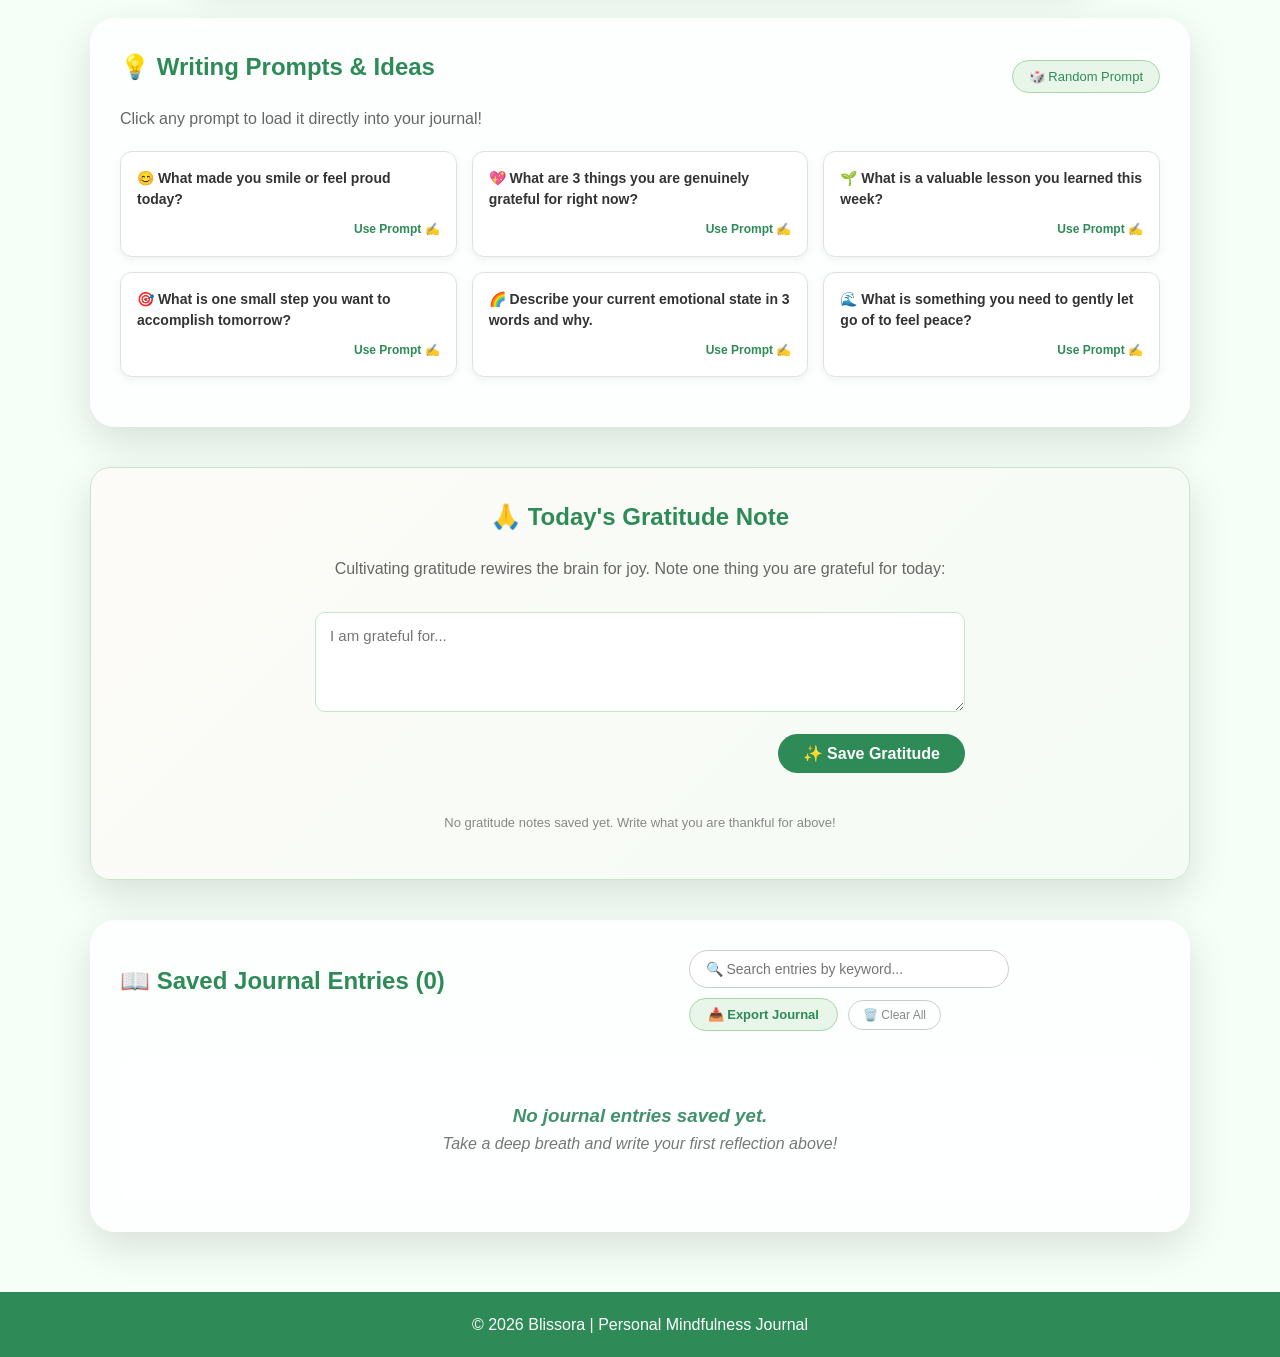
<file: journal.html>
<!DOCTYPE html>
<html lang="en">

<head>
    <meta charset="UTF-8">
    <meta name="viewport" content="width=device-width, initial-scale=1.0">
    <title>Blissora | Personal Journal</title>

    <!-- CSS -->
    <link rel="stylesheet" href="style.css">
    <link rel="stylesheet" href="journal.css">
    <link rel="icon" type="image" href="logo.png">
</head>

<body>

    <!-- ===========================
            Navigation Bar
    ============================ -->
    <header>
        <nav>
            <h2>🌿 Blissora Journal</h2>
            <ul>
                <li><a href="index.html">Home</a></li>
                <li><a href="mood.html">Mood</a></li>
                <li><a href="journal.html" style="color: yellow; font-weight: bold;">Journal</a></li>
                <li><a href="meditation.html">Meditation</a></li>
                <li><a href="quotes.html">Quotes</a></li>
                <li><a href="challenge.html">Challenge</a></li>
                <li><a href="gallery.html">Gallery</a></li>
                <li><a href="weather.html">Weather</a></li>
                <li><a href="chatbot.html">AI Chatbot</a></li>
                <li><a href="settings.html">Settings</a></li>
                <li><a href="login.html">Login</a></li>
            </ul>
        </nav>
    </header>

    <!-- ===========================
            SECTION 1: JOURNAL FORM
    ============================ -->
    <section class="journal-container">
        <h1>My Daily Mindfulness Journal</h1>
        <p>Express your thoughts, emotions, and daily reflections in a safe, peaceful space.</p>

        <form id="journalForm" class="journal-form">
            <input type="hidden" id="editIndex" value="-1">

            <label for="journalDate">📅 Date</label>
            <input type="date" id="journalDate" required>

            <label for="journalTitle">📌 Journal Title</label>
            <input type="text" id="journalTitle" placeholder="e.g. A Peaceful Morning Walk, Overcoming Stress..." required>

            <span class="mood-tags-label">🏷️ Tag Your Mood for this Entry:</span>
            <div class="mood-tags-container">
                <button type="button" class="mood-tag-btn" data-mood="😊 Happy">😊 Happy</button>
                <button type="button" class="mood-tag-btn active" data-mood="😌 Calm">😌 Calm</button>
                <button type="button" class="mood-tag-btn" data-mood="💡 Inspired">💡 Inspired</button>
                <button type="button" class="mood-tag-btn" data-mood="💖 Grateful">💖 Grateful</button>
                <button type="button" class="mood-tag-btn" data-mood="😔 Reflective">😔 Reflective</button>
                <button type="button" class="mood-tag-btn" data-mood="😣 Stressed">😣 Stressed</button>
                <button type="button" class="mood-tag-btn" data-mood="🎯 Focused">🎯 Focused</button>
            </div>
            <input type="hidden" id="selectedMoodTag" value="😌 Calm">

            <label for="journalText">✍️ Your Thoughts & Reflections</label>
            <div class="textarea-wrapper">
                <textarea id="journalText" rows="9" placeholder="Write freely about your day, how you feel, or what is on your mind..." required></textarea>
                <div id="wordCountDisplay" class="word-count">0 words | 0 characters</div>
            </div>

            <div class="form-buttons-row">
                <button type="submit" id="saveJournalBtn" class="btn-primary">💾 Save Journal Entry</button>
                <button type="button" id="clearFormBtn" class="btn-secondary">🧹 Clear</button>
                <button type="button" id="cancelEditBtn" class="btn-secondary" style="display: none; background: #ffebee; color: #c62828;">✕ Cancel Edit</button>
            </div>
        </form>
    </section>

    <!-- ===========================
            SECTION 2: WRITING PROMPTS
    ============================ -->
    <section class="tips">
        <div style="display: flex; justify-content: space-between; align-items: center; flex-wrap: wrap; gap: 10px;">
            <h2>💡 Writing Prompts & Ideas</h2>
            <button id="randomPromptBtn" style="padding: 8px 16px; border-radius: 20px; font-size: 13px; background: #e8f5e9; color: #2E8B57; border: 1px solid #a5d6a7; cursor: pointer;">
                🎲 Random Prompt
            </button>
        </div>
        <p style="text-align: left; color: #666; margin-bottom: 15px;">Click any prompt to load it directly into your journal!</p>

        <div class="prompts-grid">
            <div class="prompt-card" data-prompt="What made you smile or feel proud today?">
                <div class="prompt-text">😊 <strong>What made you smile or feel proud today?</strong></div>
                <div class="use-prompt-pill">Use Prompt ✍️</div>
            </div>

            <div class="prompt-card" data-prompt="What are 3 things you are genuinely grateful for right now?">
                <div class="prompt-text">💖 <strong>What are 3 things you are genuinely grateful for right now?</strong></div>
                <div class="use-prompt-pill">Use Prompt ✍️</div>
            </div>

            <div class="prompt-card" data-prompt="What is a valuable lesson you learned this week?">
                <div class="prompt-text">🌱 <strong>What is a valuable lesson you learned this week?</strong></div>
                <div class="use-prompt-pill">Use Prompt ✍️</div>
            </div>

            <div class="prompt-card" data-prompt="What is one small step you want to accomplish tomorrow?">
                <div class="prompt-text">🎯 <strong>What is one small step you want to accomplish tomorrow?</strong></div>
                <div class="use-prompt-pill">Use Prompt ✍️</div>
            </div>

            <div class="prompt-card" data-prompt="Describe your current emotional state in 3 words and explain why.">
                <div class="prompt-text">🌈 <strong>Describe your current emotional state in 3 words and why.</strong></div>
                <div class="use-prompt-pill">Use Prompt ✍️</div>
            </div>

            <div class="prompt-card" data-prompt="What is something you need to gently let go of to feel peace?">
                <div class="prompt-text">🌊 <strong>What is something you need to gently let go of to feel peace?</strong></div>
                <div class="use-prompt-pill">Use Prompt ✍️</div>
            </div>
        </div>
    </section>

    <!-- ===========================
            SECTION 3: TODAY'S GRATITUDE
    ============================ -->
    <section class="gratitude-container">
        <h2>🙏 Today's Gratitude Note</h2>
        <p style="text-align: center; color: #666; margin-bottom: 20px;">
            Cultivating gratitude rewires the brain for joy. Note one thing you are grateful for today:
        </p>

        <div style="max-width: 650px; margin: 0 auto;">
            <textarea id="gratitudeInput" placeholder="I am grateful for..." rows="3"></textarea>
            <div style="text-align: right;">
                <button type="button" id="saveGratitudeBtn" style="padding: 10px 25px; border-radius: 20px; font-weight: bold; background: #2E8B57; color: white; border: none; cursor: pointer;">
                    ✨ Save Gratitude
                </button>
            </div>

            <!-- Gratitude Wall -->
            <div id="gratitudeList" class="gratitude-wall">
                <!-- Dynamically rendered -->
            </div>
        </div>
    </section>

    <!-- ===========================
            SECTION 4: SAVED JOURNAL ENTRIES
    ============================ -->
    <section class="entries">
        <div class="entries-header-bar">
            <h2>📖 Saved Journal Entries (<span id="entriesCount">0</span>)</h2>
            <div style="display: flex; gap: 10px; align-items: center; flex-wrap: wrap;">
                <input type="text" id="journalSearchInput" class="search-input" placeholder="🔍 Search entries by keyword...">
                <button id="exportJournalBtn" class="export-btn" title="Download all entries as a text file">📥 Export Journal</button>
                <button id="clearAllEntriesBtn" style="background: transparent; border: 1px solid #ccc; color: #888; border-radius: 20px; padding: 7px 14px; font-size: 12px; cursor: pointer;" title="Clear all journal entries">🗑️ Clear All</button>
            </div>
        </div>

        <div id="entries" class="entries-list">
            <!-- Dynamically populated -->
        </div>
    </section>

    <!-- ===========================
            Footer
    ============================ -->
    <footer>
        <p>© 2026 Blissora | Personal Mindfulness Journal</p>
    </footer>

    <!-- JavaScript -->
    <script src="journal.js"></script>

</body>

</html>
</file>
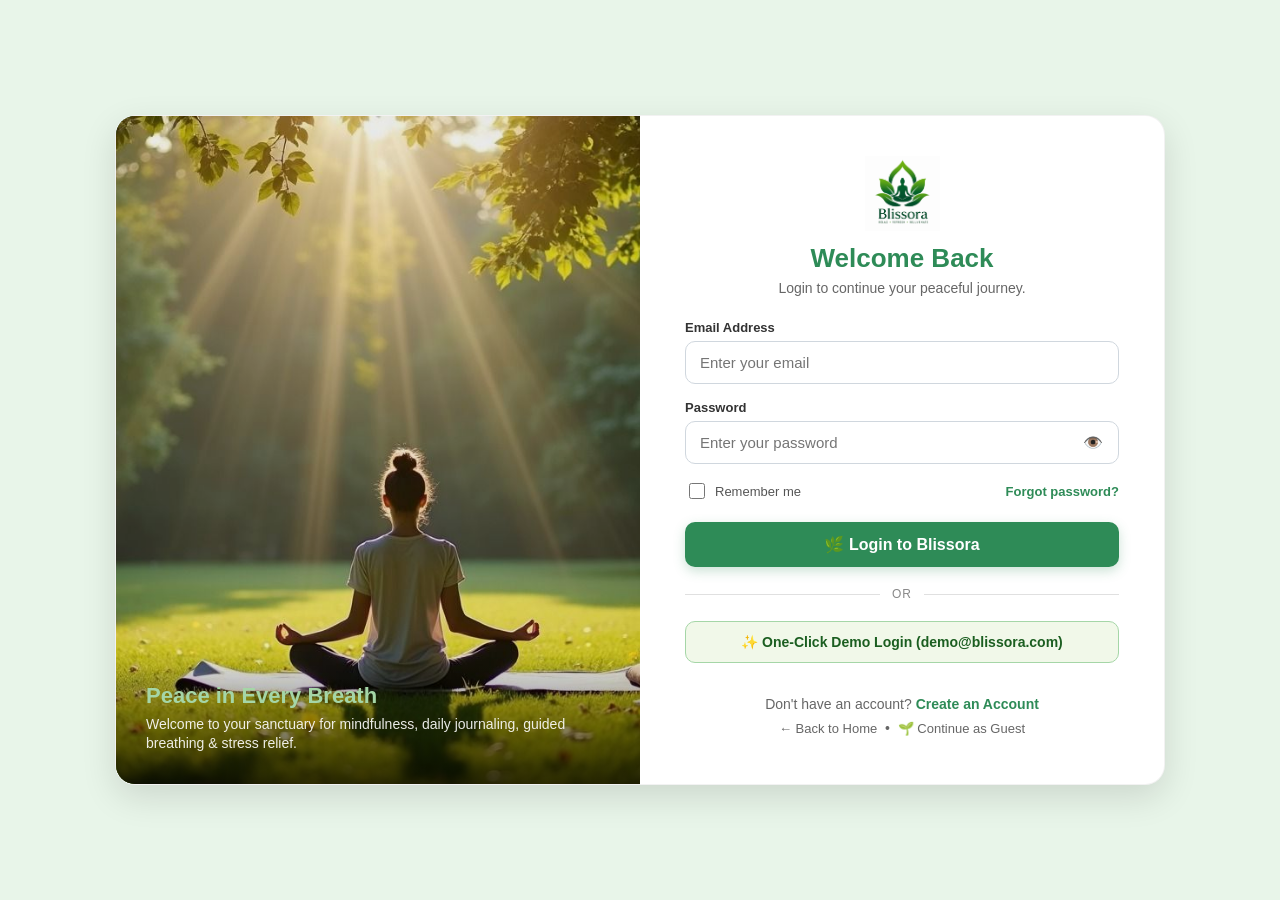
<file: login.html>
<!DOCTYPE html>
<html lang="en">

<head>
    <meta charset="UTF-8">
    <meta name="viewport" content="width=device-width, initial-scale=1.0">
    <title>Blissora | Login</title>

    <!-- Favicon & CSS -->
    <link rel="icon" type="image" href="logo.png">
    <link rel="stylesheet" href="login.css">
</head>

<body>

    <!-- Login Container -->
    <main class="login-container">

        <!-- Left Side Image -->
        <div class="login-image">
            <img src="login.jpg" alt="Peaceful Meditation">
            <div class="login-image-overlay">
                <h3>Peace in Every Breath</h3>
                <p>Welcome to your sanctuary for mindfulness, daily journaling, guided breathing & stress relief.</p>
            </div>
        </div>

        <!-- Right Side Login Form -->
        <div class="login-form">

            <!-- Logo & Title -->
            <div class="login-header">
                <a href="index.html" title="Go to Blissora Home">
                    <img src="logo.png" alt="Blissora Logo">
                </a>
                <h1>Welcome Back</h1>
                <p>Login to continue your peaceful journey.</p>
            </div>

            <!-- In-Form Notification Alert -->
            <div id="authAlert" class="auth-alert"></div>

            <!-- Login Form -->
            <form id="loginForm" novalidate>

                <!-- Email Input -->
                <div class="form-group">
                    <label for="email">Email Address</label>
                    <div class="input-wrapper">
                        <input
                            type="email"
                            id="email"
                            name="email"
                            placeholder="Enter your email"
                            required
                            autocomplete="email">
                    </div>
                </div>

                <!-- Password Input -->
                <div class="form-group">
                    <label for="password">Password</label>
                    <div class="input-wrapper has-toggle">
                        <input
                            type="password"
                            id="password"
                            name="password"
                            placeholder="Enter your password"
                            required
                            autocomplete="current-password">
                        <button
                            type="button"
                            id="togglePasswordBtn"
                            class="password-toggle-btn"
                            title="Show/Hide Password"
                            aria-label="Toggle password visibility">
                            👁️
                        </button>
                    </div>
                </div>

                <!-- Remember Me & Forgot Password -->
                <div class="form-options-row">
                    <label class="remember-me" for="rememberMe">
                        <input type="checkbox" id="rememberMe">
                        <span>Remember me</span>
                    </label>

                    <a href="#" id="forgotPasswordBtn" class="forgot-password-link">Forgot password?</a>
                </div>

                <!-- Submit Button -->
                <button type="submit" id="loginSubmitBtn" class="btn-submit">
                    🌿 Login to Blissora
                </button>

            </form>

            <!-- Divider -->
            <div class="form-divider">
                <span>or</span>
            </div>

            <!-- One-Click Demo Login -->
            <button type="button" id="demoLoginBtn" class="btn-demo">
                ✨ One-Click Demo Login (demo@blissora.com)
            </button>

            <!-- Navigation Links -->
            <div class="auth-links">
                <p>
                    Don't have an account?
                    <a href="signup.html">Create an Account</a>
                </p>
                <p>
                    <a href="index.html" class="back-home-link">← Back to Home</a>
                    &nbsp;•&nbsp;
                    <a href="index.html" class="back-home-link">🌱 Continue as Guest</a>
                </p>
            </div>

        </div>

    </main>

    <!-- ===========================
            Forgot Password Modal
    ============================ -->
    <div id="forgotPasswordModal" class="modal-overlay">
        <div class="modal-content">
            <button type="button" id="closeForgotModalBtn" class="modal-close-btn" aria-label="Close Modal">&times;</button>
            <h3>🔑 Reset Password</h3>
            <p>Enter your registered email address to set a new password for your Blissora account.</p>

            <div id="modalAlert" class="auth-alert"></div>

            <div class="form-group">
                <label for="resetEmail">Registered Email</label>
                <div class="input-wrapper">
                    <input type="email" id="resetEmail" placeholder="e.g. user@example.com">
                </div>
            </div>

            <div class="form-group">
                <label for="resetNewPassword">New Password (at least 6 characters)</label>
                <div class="input-wrapper has-toggle">
                    <input type="password" id="resetNewPassword" placeholder="Enter your new password">
                    <button type="button" id="toggleResetPasswordBtn" class="password-toggle-btn" title="Show/Hide Password">👁️</button>
                </div>
            </div>

            <div class="modal-actions">
                <button type="button" id="submitResetBtn" class="btn-submit" style="flex: 1;">Save New Password</button>
                <button type="button" id="cancelResetBtn" class="btn-demo" style="width: auto; margin: 0;">Cancel</button>
            </div>
        </div>
    </div>

    <!-- JavaScript -->
    <script src="login.js"></script>

</body>

</html>
</file>
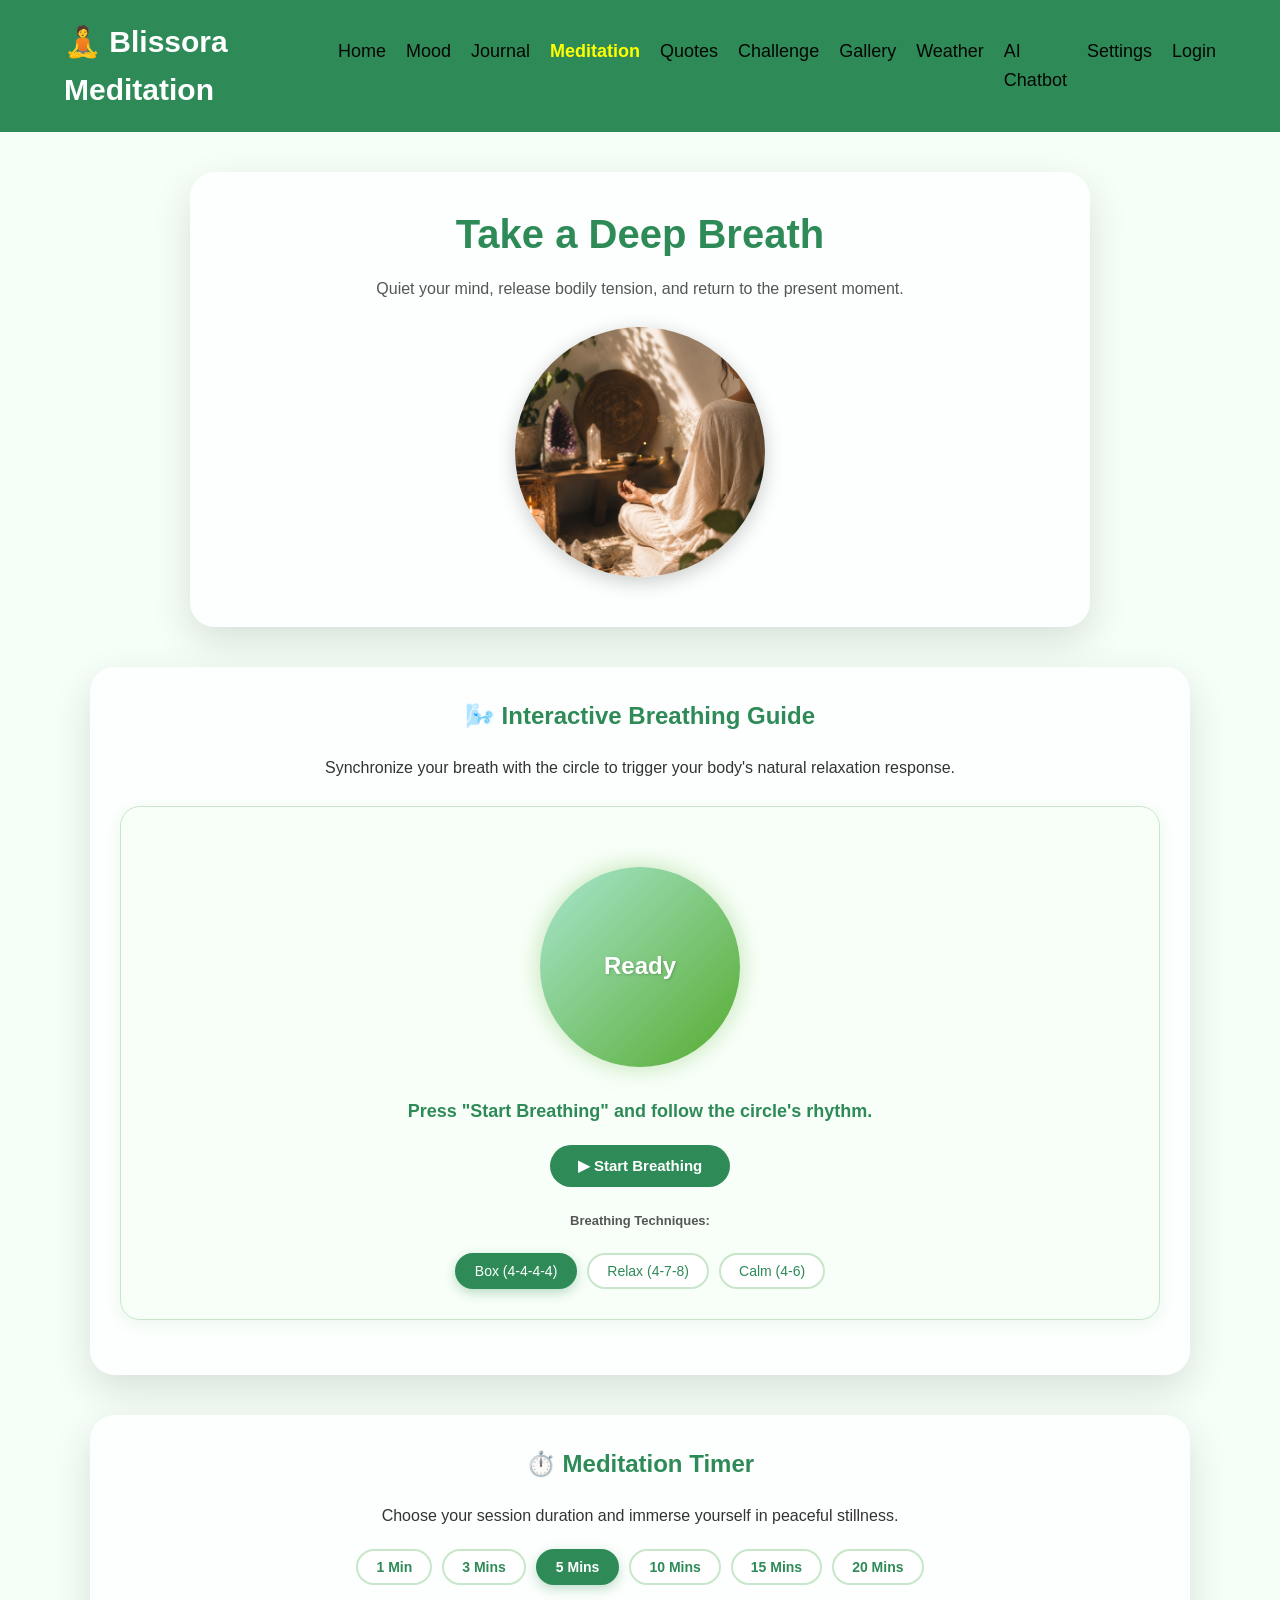
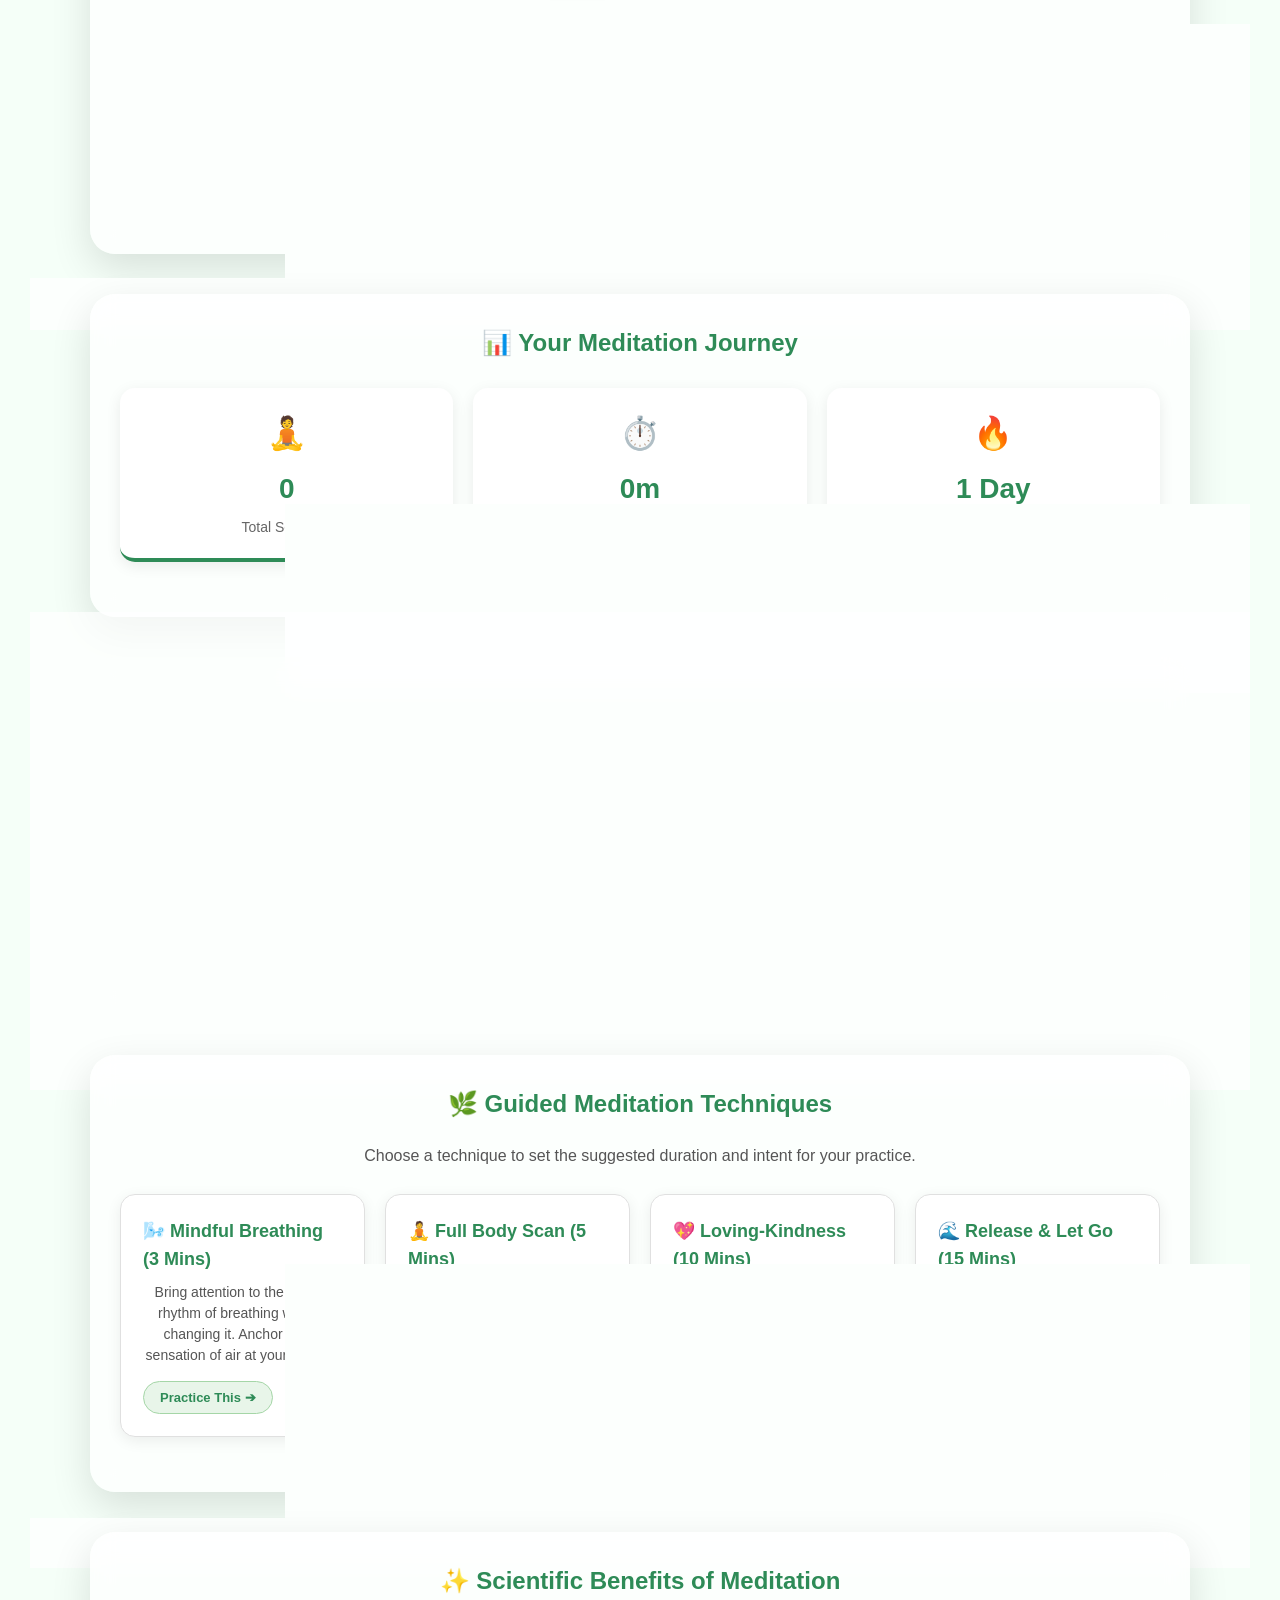
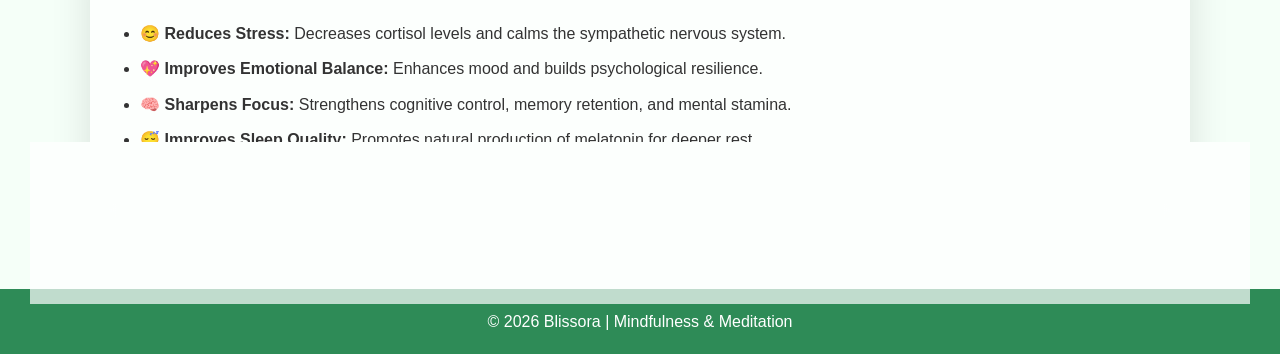
<file: meditation.html>
<!DOCTYPE html>
<html lang="en">

<head>
    <meta charset="UTF-8">
    <meta name="viewport" content="width=device-width, initial-scale=1.0">
    <title>Blissora | Meditation</title>

    <!-- CSS -->
    <link rel="stylesheet" href="style.css">
    <link rel="stylesheet" href="meditation.css">
    <link rel="stylesheet" href="music.css">
    <link rel="icon" type="image" href="logo.png">
</head>

<body>

    <!-- ===========================
            Navigation Bar
    ============================ -->
    <header>
        <nav>
            <h2>🧘 Blissora Meditation</h2>
            <ul>
                <li><a href="index.html">Home</a></li>
                <li><a href="mood.html">Mood</a></li>
                <li><a href="journal.html">Journal</a></li>
                <li><a href="meditation.html" style="color: yellow; font-weight: bold;">Meditation</a></li>
                <li><a href="quotes.html">Quotes</a></li>
                <li><a href="challenge.html">Challenge</a></li>
                <li><a href="gallery.html">Gallery</a></li>
                <li><a href="weather.html">Weather</a></li>
                <li><a href="chatbot.html">AI Chatbot</a></li>
                <li><a href="settings.html">Settings</a></li>
                <li><a href="login.html">Login</a></li>
            </ul>
        </nav>
    </header>

    <!-- ===========================
            Meditation Welcome Hero
    ============================ -->
    <section class="meditation-container">
        <h1>Take a Deep Breath</h1>
        <p>Quiet your mind, release bodily tension, and return to the present moment.</p>
        <img src="meditation.jpg" alt="Meditation Peace">
    </section>

    <!-- ===========================
            SECTION 1: BREATHING EXERCISE
    ============================ -->
    <section class="breathing">
        <h2>🌬️ Interactive Breathing Guide</h2>
        <p>Synchronize your breath with the circle to trigger your body's natural relaxation response.</p>

        <div class="breathing-guide-box">
            <!-- Animated Breathing Circle -->
            <div id="breathingCircle" class="breathing-circle">
                <span id="breathingText">Ready</span>
            </div>

            <div id="breathingInstruction" class="breathing-instruction">
                Press "Start Breathing" and follow the circle's rhythm.
            </div>

            <!-- Breathing Controls -->
            <div style="display: flex; justify-content: center; gap: 12px; margin-bottom: 20px;">
                <button id="startBreathingBtn" style="padding: 12px 28px; border-radius: 25px; font-weight: bold; font-size: 15px; background: #2E8B57; color: white; border: none; cursor: pointer;">
                    ▶ Start Breathing
                </button>
                <button id="stopBreathingBtn" style="display: none; padding: 12px 28px; border-radius: 25px; font-weight: bold; font-size: 15px; background: #ffa000; color: white; border: none; cursor: pointer;">
                    ⏸ Pause Guide
                </button>
            </div>

            <!-- Breathing Modes -->
            <span style="font-size: 13px; font-weight: bold; color: #555;">Breathing Techniques:</span>
            <div class="breathing-mode-selector">
                <button class="breathing-mode-btn active" data-mode="box">Box (4-4-4-4)</button>
                <button class="breathing-mode-btn" data-mode="relax">Relax (4-7-8)</button>
                <button class="breathing-mode-btn" data-mode="calm">Calm (4-6)</button>
            </div>
        </div>
    </section>

    <!-- ===========================
            SECTION 2: MEDITATION TIMER
    ============================ -->
    <section class="timer-section">
        <h2>⏱️ Meditation Timer</h2>
        <p>Choose your session duration and immerse yourself in peaceful stillness.</p>

        <!-- Preset Duration Options -->
        <div class="timer-presets">
            <button class="preset-btn" data-minutes="1">1 Min</button>
            <button class="preset-btn" data-minutes="3">3 Mins</button>
            <button class="preset-btn active" data-minutes="5">5 Mins</button>
            <button class="preset-btn" data-minutes="10">10 Mins</button>
            <button class="preset-btn" data-minutes="15">15 Mins</button>
            <button class="preset-btn" data-minutes="20">20 Mins</button>
        </div>

        <h1 id="timer" class="timer">05:00</h1>

        <!-- Progress Bar -->
        <div class="timer-progress-container">
            <div id="timerProgressBar" class="timer-progress-bar"></div>
        </div>

        <!-- Controls -->
        <div class="timer-controls">
            <button id="startBtn" class="btn-start">▶ Start</button>
            <button id="pauseBtn" class="btn-pause">⏸ Pause</button>
            <button id="resetBtn" class="btn-reset">🔄 Reset</button>
        </div>

        <!-- Auto-play Audio Checkbox -->
        <div style="margin-top: 20px; display: flex; align-items: center; justify-content: center; gap: 8px; font-size: 14px; color: #555;">
            <input type="checkbox" id="autoPlayMusicCheckbox" checked style="width: auto; margin: 0; cursor: pointer;">
            <label for="autoPlayMusicCheckbox" style="cursor: pointer;">Play relaxing soundscape automatically when meditation starts</label>
        </div>

        <!-- Completion Card -->
        <div id="completionCard" class="completion-card">
            <h3>🎉 Session Completed!</h3>
            <p id="completionMessage">You dedicated 5 peaceful minutes to your mental clarity and inner balance. Notice how your body feels right now.</p>
            <button id="closeCompletionBtn" style="padding: 10px 24px; border-radius: 20px; background: #2E8B57; color: white; border: none; font-weight: bold; cursor: pointer;">
                Done ✨
            </button>
        </div>
    </section>

    <!-- ===========================
            SECTION 3: MEDITATION STATS
    ============================ -->
    <section class="meditation-stats-section">
        <h2>📊 Your Meditation Journey</h2>
        <div class="stats-grid">
            <div class="stat-card">
                <div class="stat-icon">🧘</div>
                <div id="statSessions" class="stat-value">0</div>
                <div class="stat-label">Total Sessions</div>
            </div>
            <div class="stat-card">
                <div class="stat-icon">⏱️</div>
                <div id="statMinutes" class="stat-value">0m</div>
                <div class="stat-label">Time Meditated</div>
            </div>
            <div class="stat-card">
                <div class="stat-icon">🔥</div>
                <div id="statStreak" class="stat-value">1 Day</div>
                <div class="stat-label">Mindfulness Streak</div>
            </div>
        </div>
    </section>

    <!-- ===========================
            SECTION 4: RELAXING MUSIC
    ============================ -->
    <section class="music-section">
        <h2>🎵 Relaxing Meditation Soundscapes</h2>
        <p>Select your favorite ambient accompaniment to anchor your awareness.</p>

        <div class="music-player">
            <audio id="relaxMusic" controls loop style="width: 100%; margin-bottom: 15px;">
                <source src="music/relaxing.mp3" type="audio/mpeg">
                <source src="music/relaxing.wav" type="audio/wav">
                Your browser does not support audio.
            </audio>

            <div class="meditation-tracks" style="display: flex; flex-wrap: wrap; justify-content: center; gap: 10px; margin-top: 15px;">
                <button class="track-select-btn active" data-src="music/relaxing.mp3" style="padding: 8px 18px; border-radius: 20px; font-size: 14px;">🧘 Zen Bowl</button>
                <button class="track-select-btn" data-src="music/rain.mp3" style="padding: 8px 18px; border-radius: 20px; font-size: 14px;">🌧️ Rain</button>
                <button class="track-select-btn" data-src="music/ocean.mp3" style="padding: 8px 18px; border-radius: 20px; font-size: 14px;">🌊 Ocean</button>
                <button class="track-select-btn" data-src="music/birds.mp3" style="padding: 8px 18px; border-radius: 20px; font-size: 14px;">🐦 Birds</button>
                <button class="track-select-btn" data-src="music/piano.mp3" style="padding: 8px 18px; border-radius: 20px; font-size: 14px;">🎹 Piano</button>
            </div>
        </div>
    </section>

    <!-- ===========================
            SECTION 5: GUIDED TECHNIQUES
    ============================ -->
    <section class="guided-techniques-section">
        <h2>🌿 Guided Meditation Techniques</h2>
        <p style="text-align: center; color: #555;">Choose a technique to set the suggested duration and intent for your practice.</p>

        <div class="techniques-grid">
            <div class="technique-card" data-minutes="3" data-name="Mindful Breathing">
                <div>
                    <h3 class="technique-title">🌬️ Mindful Breathing (3 Mins)</h3>
                    <p class="technique-desc">Bring attention to the natural rhythm of breathing without changing it. Anchor to the sensation of air at your nostrils.</p>
                </div>
                <button class="practice-btn">Practice This ➔</button>
            </div>

            <div class="technique-card" data-minutes="5" data-name="Full Body Scan">
                <div>
                    <h3 class="technique-title">🧘 Full Body Scan (5 Mins)</h3>
                    <p class="technique-desc">Mentally travel through your body from your toes to your forehead, consciously softening and relaxing any tension.</p>
                </div>
                <button class="practice-btn">Practice This ➔</button>
            </div>

            <div class="technique-card" data-minutes="10" data-name="Loving-Kindness (Metta)">
                <div>
                    <h3 class="technique-title">💖 Loving-Kindness (10 Mins)</h3>
                    <p class="technique-desc">Quietly repeat warm wishes of peace, safety, and happiness for yourself, loved ones, and all living beings.</p>
                </div>
                <button class="practice-btn">Practice This ➔</button>
            </div>

            <div class="technique-card" data-minutes="15" data-name="Release & Let Go">
                <div>
                    <h3 class="technique-title">🌊 Release & Let Go (15 Mins)</h3>
                    <p class="technique-desc">Picture mental worries or anxieties as clouds floating gently across a wide, clear blue sky, fading into nothingness.</p>
                </div>
                <button class="practice-btn">Practice This ➔</button>
            </div>
        </div>
    </section>

    <!-- ===========================
            SECTION 6: BENEFITS
    ============================ -->
    <section class="benefits">
        <h2>✨ Scientific Benefits of Meditation</h2>
        <ul>
            <li>😊 <strong>Reduces Stress:</strong> Decreases cortisol levels and calms the sympathetic nervous system.</li>
            <li>💖 <strong>Improves Emotional Balance:</strong> Enhances mood and builds psychological resilience.</li>
            <li>🧠 <strong>Sharpens Focus:</strong> Strengthens cognitive control, memory retention, and mental stamina.</li>
            <li>😴 <strong>Improves Sleep Quality:</strong> Promotes natural production of melatonin for deeper rest.</li>
            <li>🌿 <strong>Lowers Blood Pressure:</strong> Relaxes blood vessels and supports cardiovascular wellness.</li>
        </ul>
    </section>

    <!-- ===========================
            Footer
    ============================ -->
    <footer>
        <p>© 2026 Blissora | Mindfulness & Meditation</p>
    </footer>

    <!-- JavaScript -->
    <script src="meditation.js"></script>

</body>

</html>
</file>
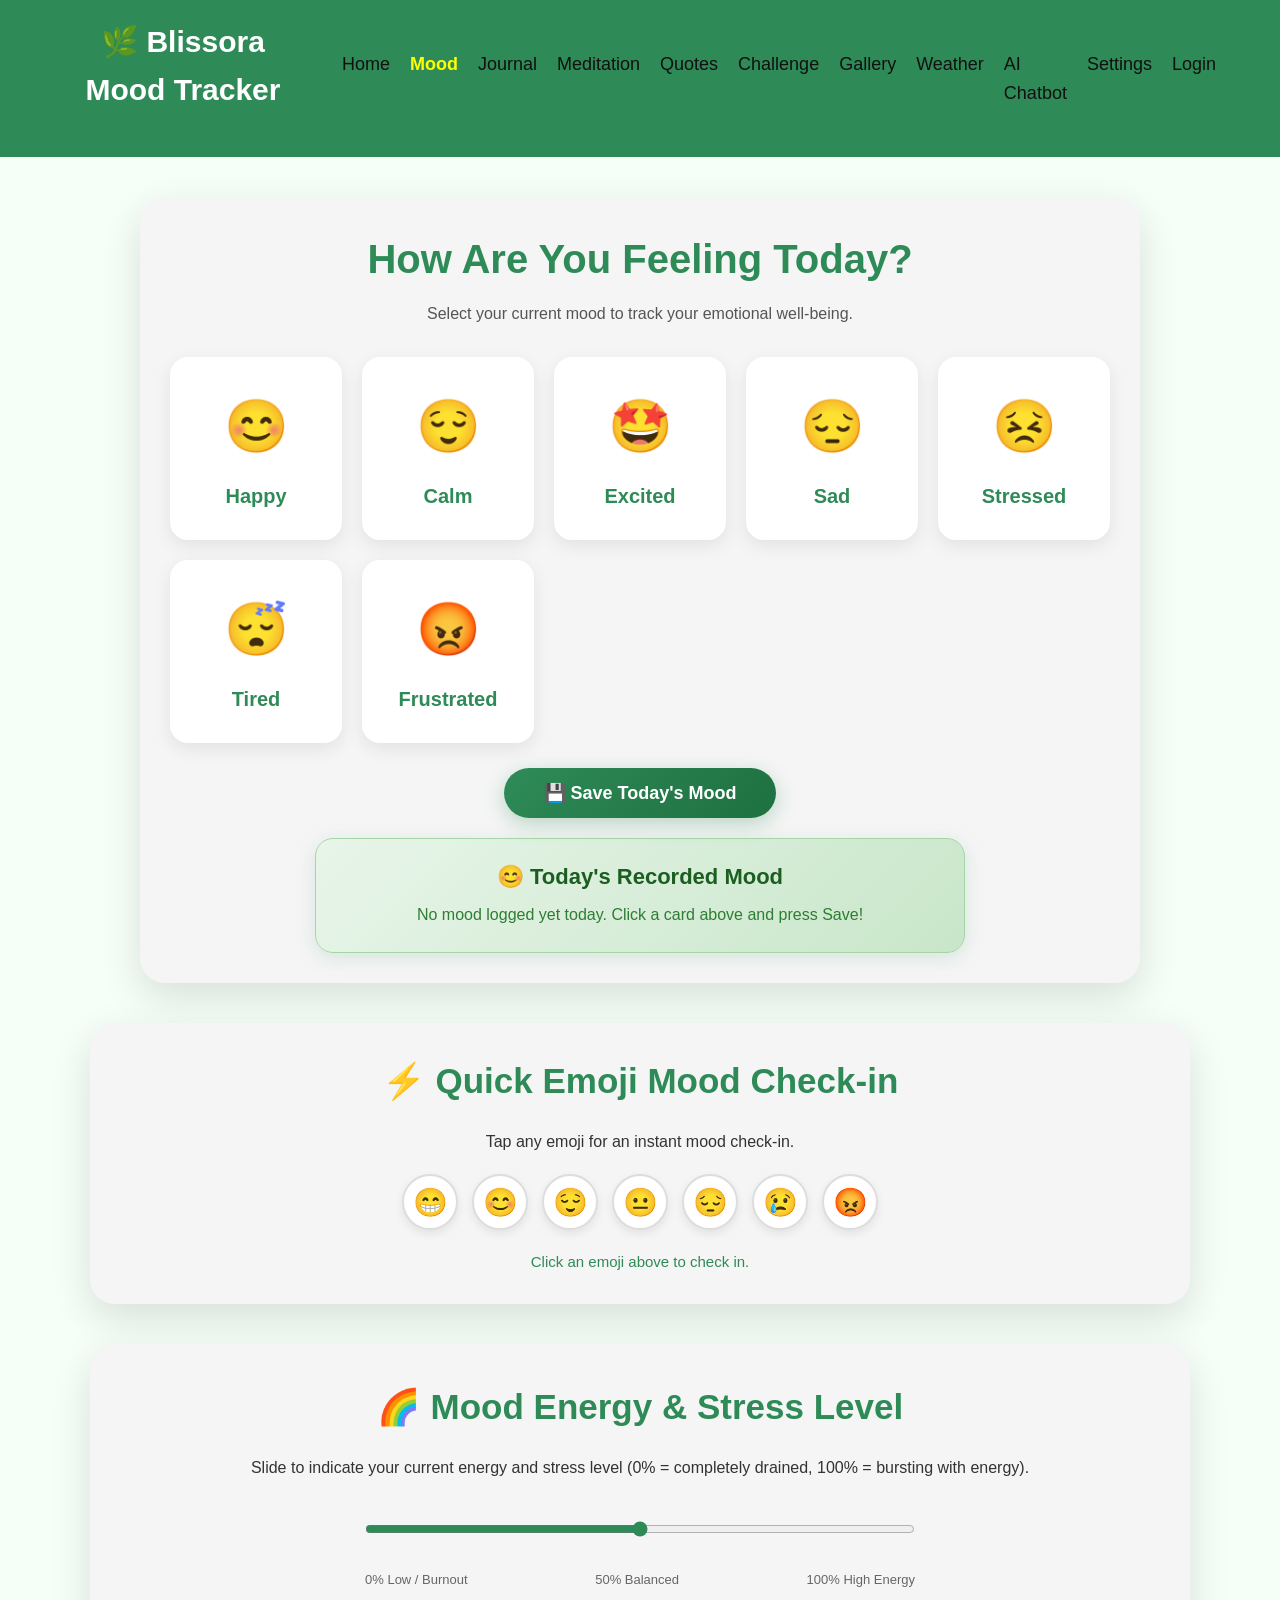
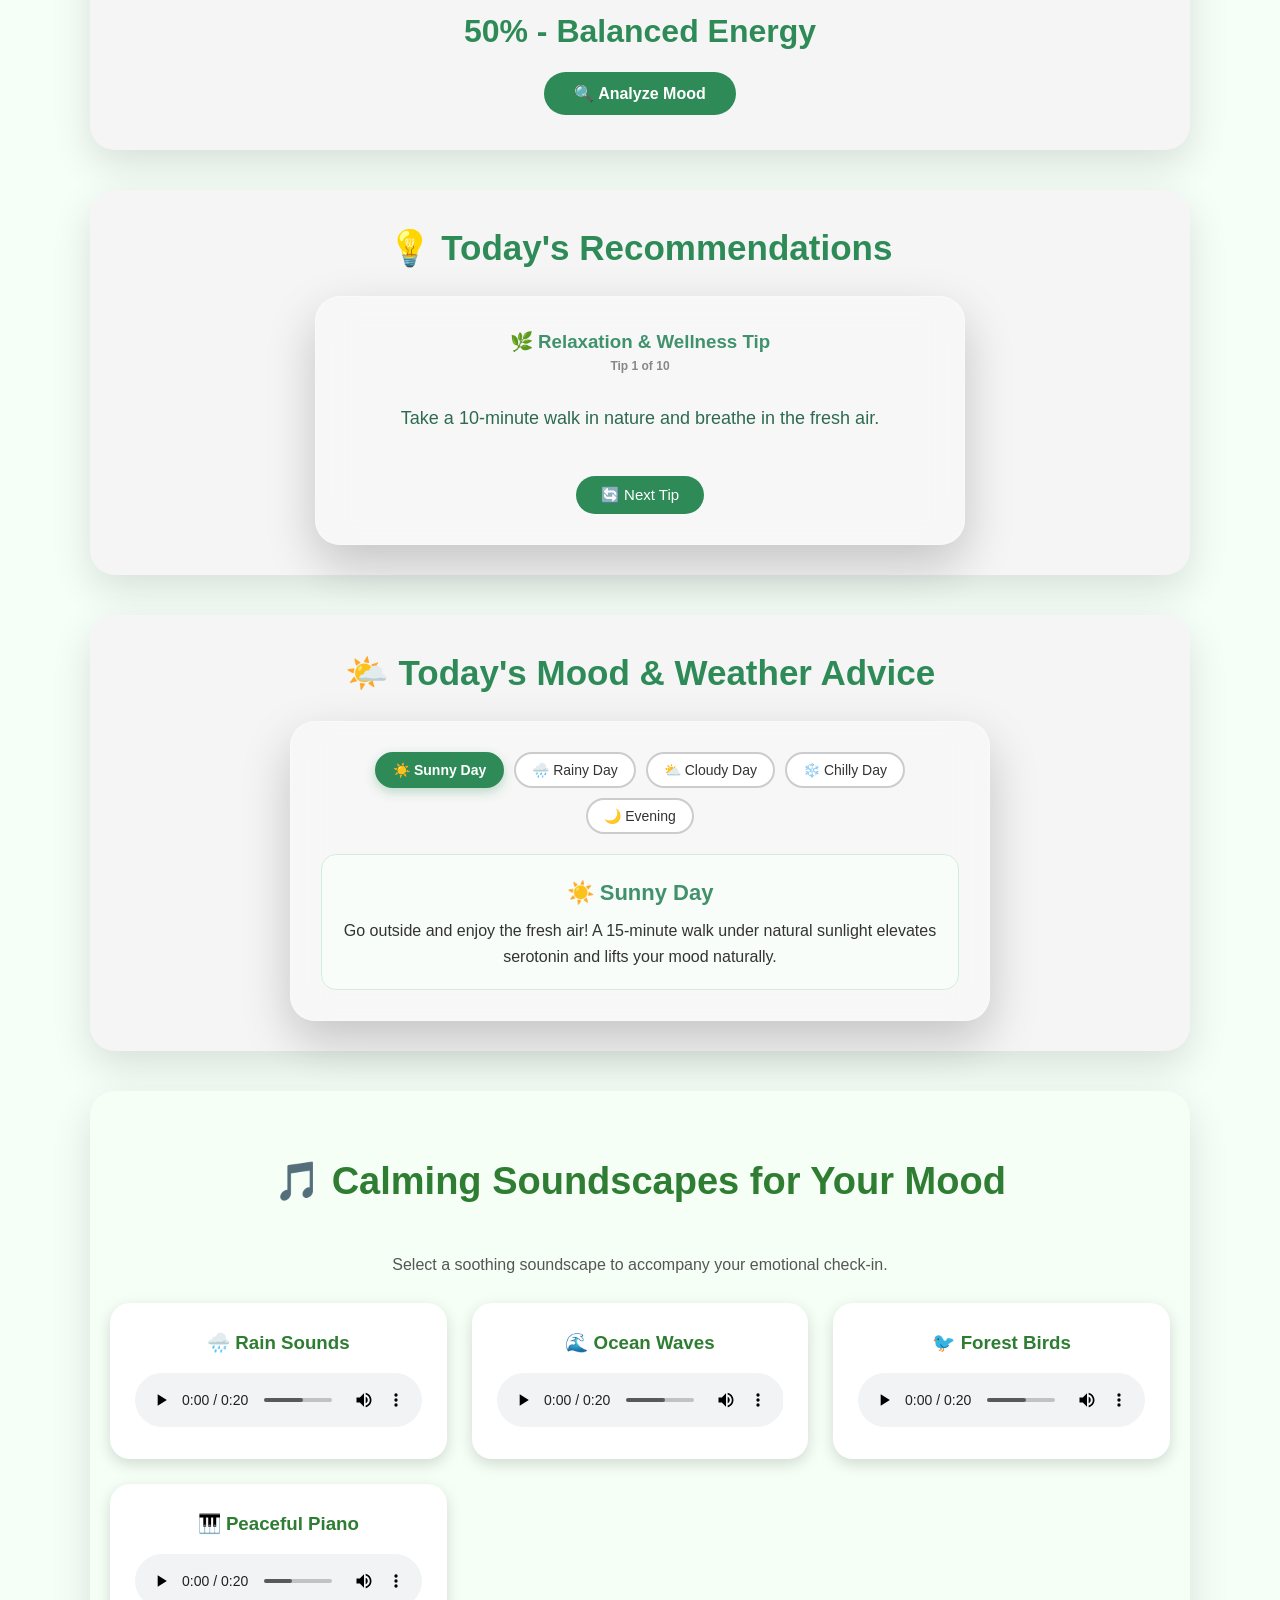
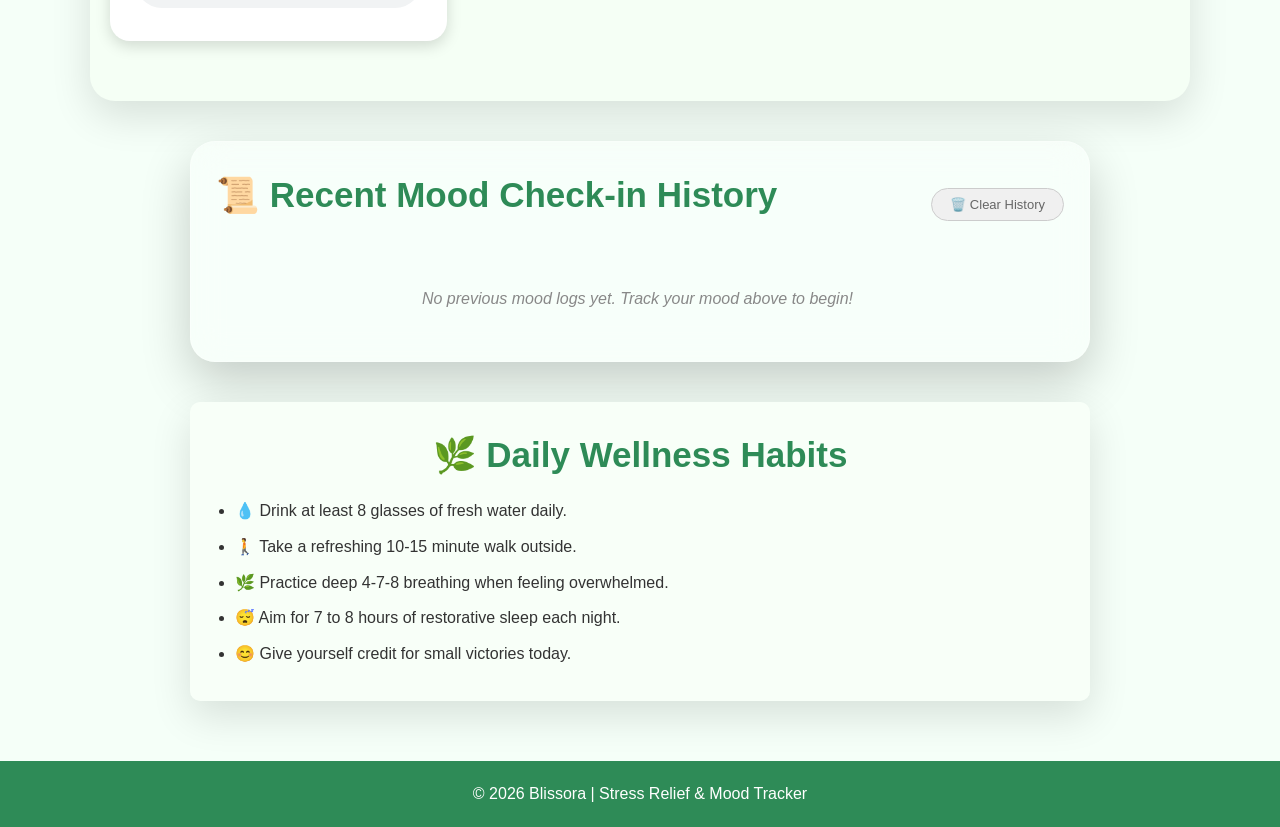
<file: mood.html>
<!DOCTYPE html>
<html lang="en">

<head>
    <meta charset="UTF-8">
    <meta name="viewport" content="width=device-width, initial-scale=1.0">
    <title>Blissora | Mood Tracker</title>

    <!-- CSS -->
    <link rel="stylesheet" href="style.css">
    <link rel="stylesheet" href="mood.css">
    <link rel="icon" type="image" href="logo.png">
</head>

<body>

    <!-- ===========================
            Navigation Bar
    ============================ -->
    <header>
        <nav>
            <h2>🌿 Blissora Mood Tracker</h2>
            <ul>
                <li><a href="index.html">Home</a></li>
                <li><a href="mood.html" style="color: yellow; font-weight: bold;">Mood</a></li>
                <li><a href="journal.html">Journal</a></li>
                <li><a href="meditation.html">Meditation</a></li>
                <li><a href="quotes.html">Quotes</a></li>
                <li><a href="challenge.html">Challenge</a></li>
                <li><a href="gallery.html">Gallery</a></li>
                <li><a href="weather.html">Weather</a></li>
                <li><a href="chatbot.html">AI Chatbot</a></li>
                <li><a href="settings.html">Settings</a></li>
                <li><a href="login.html">Login</a></li>
            </ul>
        </nav>
    </header>

    <!-- ===========================
            SECTION 1: PRIMARY MOOD CARDS
    ============================ -->
    <section class="mood-container">
        <h1>How Are You Feeling Today?</h1>
        <p>Select your current mood to track your emotional well-being.</p>

        <div class="mood-grid">
            <div class="mood-card happy" data-mood="Happy" data-emoji="😊">
                <span class="mood-emoji">😊</span>
                <h3>Happy</h3>
            </div>

            <div class="mood-card calm" data-mood="Calm" data-emoji="😌">
                <span class="mood-emoji">😌</span>
                <h3>Calm</h3>
            </div>

            <div class="mood-card happy" data-mood="Excited" data-emoji="🤩">
                <span class="mood-emoji">🤩</span>
                <h3>Excited</h3>
            </div>

            <div class="mood-card sad" data-mood="Sad" data-emoji="😔">
                <span class="mood-emoji">😔</span>
                <h3>Sad</h3>
            </div>

            <div class="mood-card angry" data-mood="Stressed" data-emoji="😣">
                <span class="mood-emoji">😣</span>
                <h3>Stressed</h3>
            </div>

            <div class="mood-card tired" data-mood="Tired" data-emoji="😴">
                <span class="mood-emoji">😴</span>
                <h3>Tired</h3>
            </div>

            <div class="mood-card angry" data-mood="Frustrated" data-emoji="😡">
                <span class="mood-emoji">😡</span>
                <h3>Frustrated</h3>
            </div>
        </div>

        <div class="save-mood-container">
            <button id="saveMood">💾 Save Today's Mood</button>
        </div>

        <!-- Saved Mood Display -->
        <div id="savedMoodDisplay" class="mood-saved-display">
            <h3>😊 Today's Recorded Mood</h3>
            <p id="savedMoodText">No mood logged yet today. Click a card above and press Save!</p>
            <p id="savedMoodTimestamp" style="font-size: 13px; color: #555;"></p>
        </div>
    </section>

    <!-- ===========================
            SECTION 2: EMOJI QUICK PICKER
    ============================ -->
    <section class="emoji-picker">
        <h2>⚡ Quick Emoji Mood Check-in</h2>
        <p>Tap any emoji for an instant mood check-in.</p>

        <div class="emoji-list">
            <button class="emoji-btn" data-mood="Ecstatic" data-emoji="😁" title="Ecstatic">😁</button>
            <button class="emoji-btn" data-mood="Happy" data-emoji="😊" title="Happy">😊</button>
            <button class="emoji-btn" data-mood="Calm" data-emoji="😌" title="Calm">😌</button>
            <button class="emoji-btn" data-mood="Neutral" data-emoji="😐" title="Neutral">😐</button>
            <button class="emoji-btn" data-mood="Sad" data-emoji="😔" title="Sad">😔</button>
            <button class="emoji-btn" data-mood="Tearful" data-emoji="😢" title="Tearful">😢</button>
            <button class="emoji-btn" data-mood="Angry" data-emoji="😡" title="Angry">😡</button>
        </div>

        <div id="emojiStatusMsg" class="emoji-status-msg">Click an emoji above to check in.</div>
    </section>

    <!-- ===========================
            SECTION 3: STRESS & ENERGY METER
    ============================ -->
    <section class="stress-meter">
        <h2>🌈 Mood Energy & Stress Level</h2>
        <p>Slide to indicate your current energy and stress level (0% = completely drained, 100% = bursting with energy).</p>

        <div class="slider-container">
            <input type="range" id="moodRange" min="0" max="100" value="50">
            <div class="slider-labels">
                <span>0% Low / Burnout</span>
                <span>50% Balanced</span>
                <span>100% High Energy</span>
            </div>
        </div>

        <h3 id="rangeValue">50% - Balanced Energy</h3>

        <button onclick="checkMood()" style="padding: 12px 30px; border-radius: 25px; font-weight: bold; font-size: 16px;">
            🔍 Analyze Mood
        </button>

        <div id="result"></div>
    </section>

    <!-- ===========================
            SECTION 4: RECOMMENDATIONS
    ============================ -->
    <section class="recommendation">
        <h2>💡 Today's Recommendations</h2>
        <div class="card">
            <h3>🌿 Relaxation & Wellness Tip</h3>
            <div class="tip-counter" id="tipCounter">Tip 1 of 10</div>
            <p id="recommendText">Take a 10-minute walk in nature and breathe in the fresh air.</p>
            <button id="nextTipBtn" style="padding: 10px 25px; border-radius: 20px; font-size: 15px; margin-top: 15px;">
                🔄 Next Tip
            </button>
        </div>
    </section>

    <!-- ===========================
            SECTION 5: WEATHER MOOD ADVICE
    ============================ -->
    <section class="weatherMood">
        <h2>🌤️ Today's Mood & Weather Advice</h2>

        <div class="card">
            <div class="weather-buttons">
                <button class="weather-tab-btn active" data-weather="sunny">☀️ Sunny Day</button>
                <button class="weather-tab-btn" data-weather="rainy">🌧️ Rainy Day</button>
                <button class="weather-tab-btn" data-weather="cloudy">⛅ Cloudy Day</button>
                <button class="weather-tab-btn" data-weather="cold">❄️ Chilly Day</button>
                <button class="weather-tab-btn" data-weather="night">🌙 Evening</button>
            </div>

            <div class="weather-advice-box">
                <h3 id="weatherTitle">☀️ Sunny Day</h3>
                <p id="weatherAdvice">Go outside and enjoy the fresh air! A 15-minute walk under natural sunlight elevates serotonin and lifts your mood naturally.</p>
            </div>
        </div>
    </section>

    <!-- ===========================
            SECTION 6: RELAXING MUSIC
    ============================ -->
    <section class="music-section">
        <h2>🎵 Calming Soundscapes for Your Mood</h2>
        <p style="text-align: center; margin-bottom: 25px; color: #555;">Select a soothing soundscape to accompany your emotional check-in.</p>

        <div class="music-container">
            <div class="music-card">
                <h3>🌧️ Rain Sounds</h3>
                <audio controls loop>
                    <source src="music/rain.mp3" type="audio/mpeg">
                    <source src="music/rain.wav" type="audio/wav">
                </audio>
            </div>

            <div class="music-card">
                <h3>🌊 Ocean Waves</h3>
                <audio controls loop>
                    <source src="music/ocean.mp3" type="audio/mpeg">
                    <source src="music/ocean.wav" type="audio/wav">
                </audio>
            </div>

            <div class="music-card">
                <h3>🐦 Forest Birds</h3>
                <audio controls loop>
                    <source src="music/birds.mp3" type="audio/mpeg">
                    <source src="music/birds.wav" type="audio/wav">
                </audio>
            </div>

            <div class="music-card">
                <h3>🎹 Peaceful Piano</h3>
                <audio controls loop>
                    <source src="music/piano.mp3" type="audio/mpeg">
                    <source src="music/piano.wav" type="audio/wav">
                </audio>
            </div>
        </div>
    </section>

    <!-- ===========================
            SECTION 7: MOOD HISTORY LOG
    ============================ -->
    <section class="mood-history-section card">
        <div class="history-controls">
            <h2>📜 Recent Mood Check-in History</h2>
            <button id="clearHistoryBtn" class="clear-history-btn" title="Clear your past mood records">🗑️ Clear History</button>
        </div>

        <div id="historyList" class="history-list">
            <div class="empty-history-text">No previous mood logs yet. Track your mood above to begin!</div>
        </div>
    </section>

    <!-- ===========================
            SECTION 8: WELLNESS HABITS
    ============================ -->
    <section class="tips">
        <h2>🌿 Daily Wellness Habits</h2>
        <ul>
            <li>💧 Drink at least 8 glasses of fresh water daily.</li>
            <li>🚶 Take a refreshing 10-15 minute walk outside.</li>
            <li>🌿 Practice deep 4-7-8 breathing when feeling overwhelmed.</li>
            <li>😴 Aim for 7 to 8 hours of restorative sleep each night.</li>
            <li>😊 Give yourself credit for small victories today.</li>
        </ul>
    </section>

    <!-- ===========================
            Footer
    ============================ -->
    <footer>
        <p>© 2026 Blissora | Stress Relief & Mood Tracker</p>
    </footer>

    <!-- JavaScript -->
    <script src="mood.js"></script>

</body>

</html>
</file>
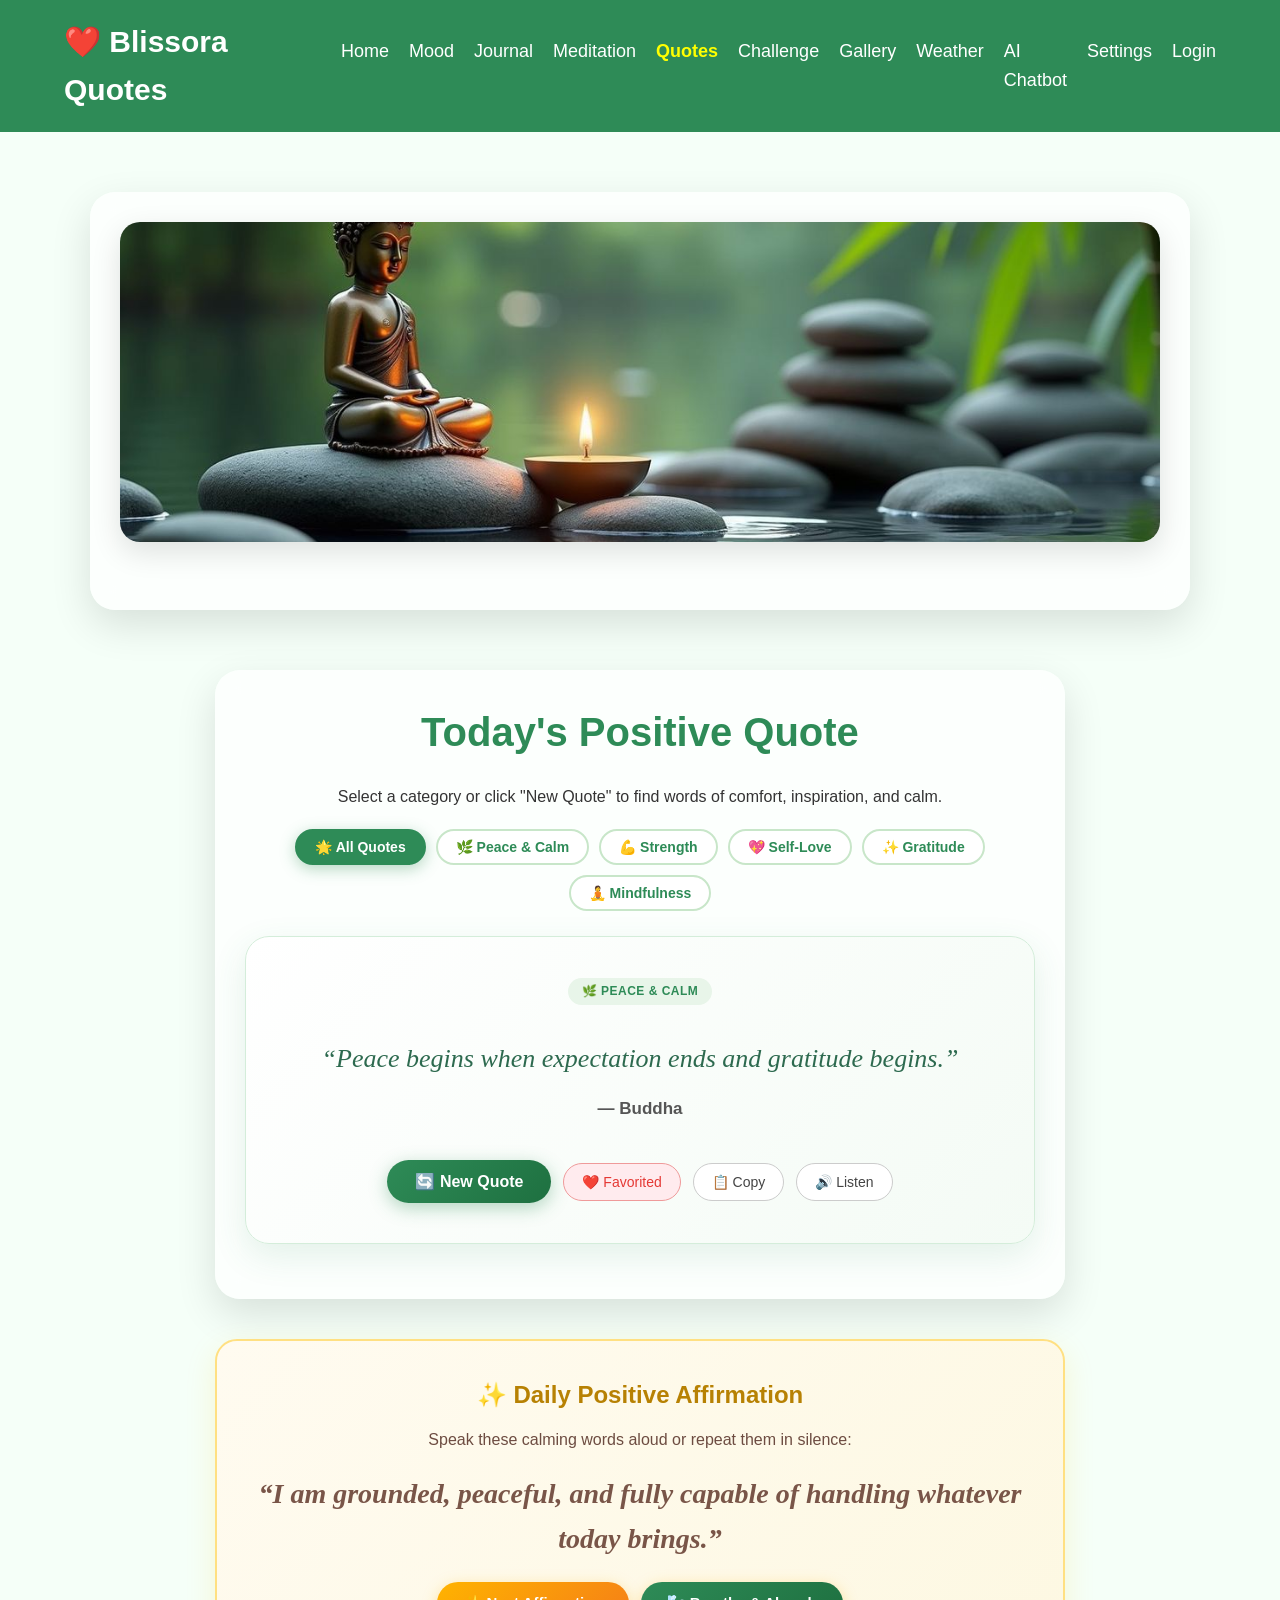
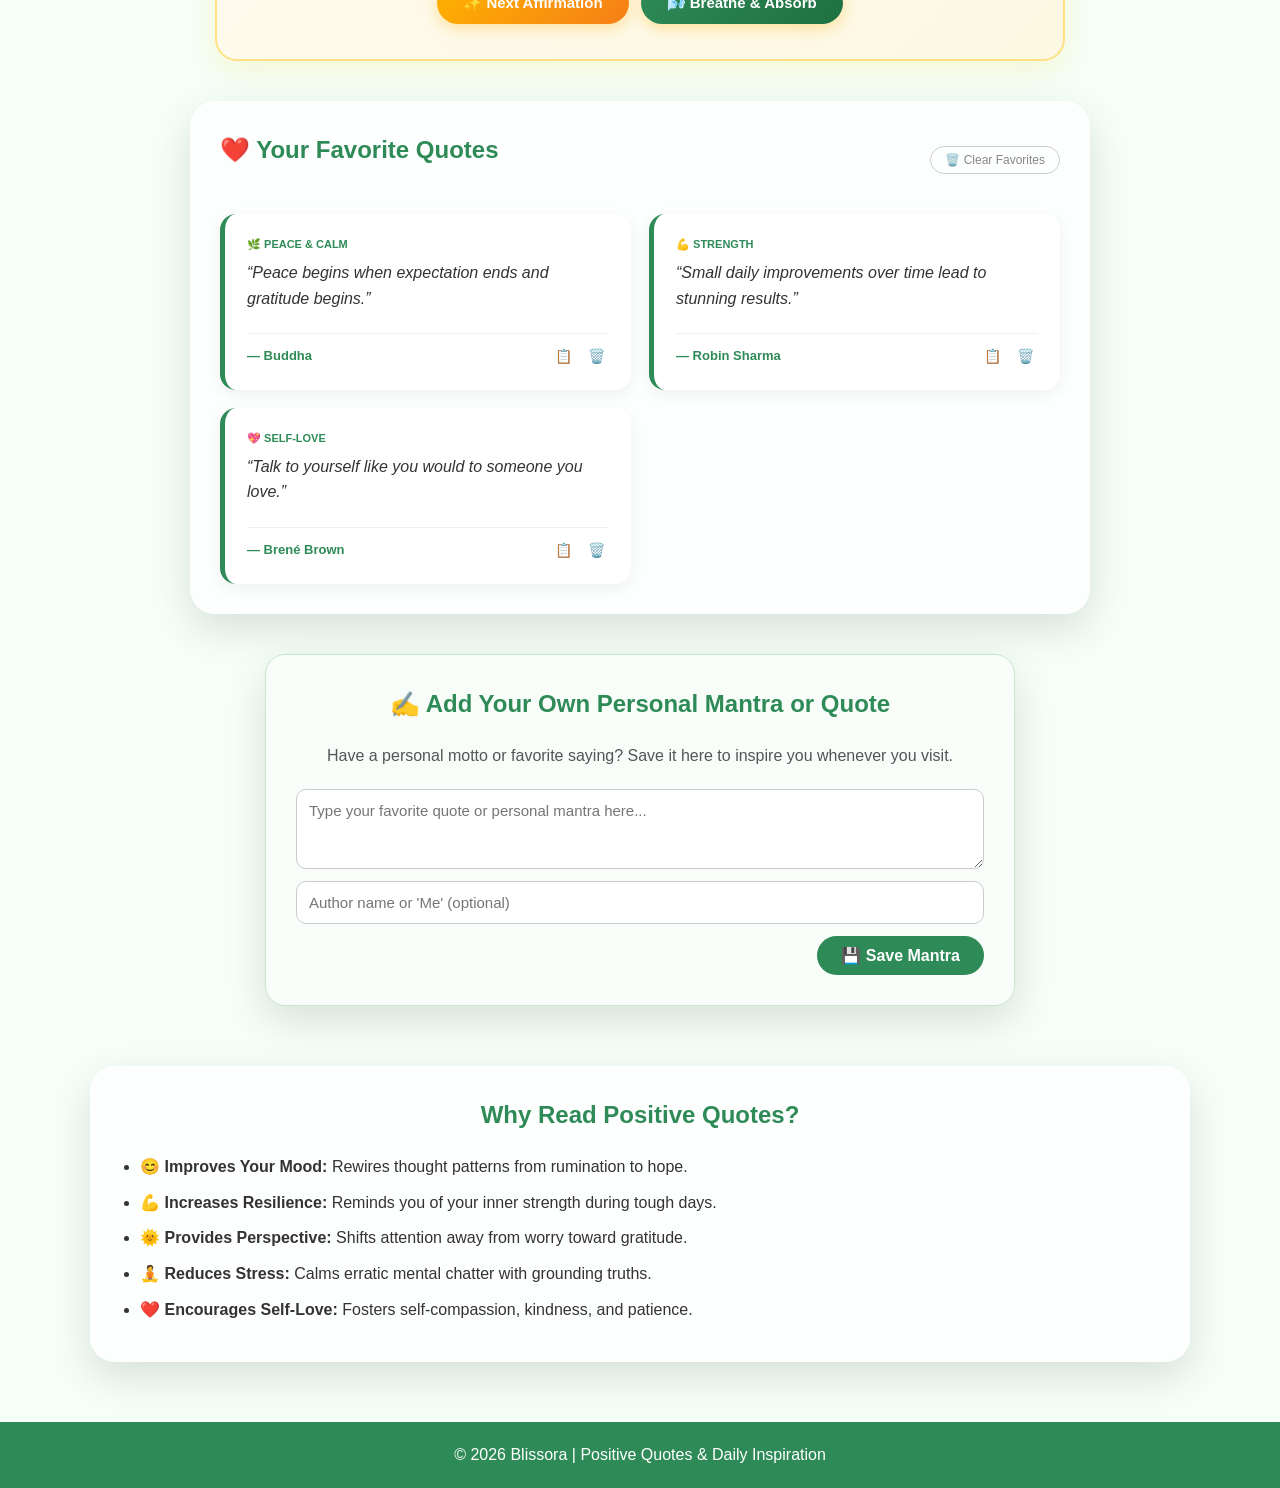
<file: quotes.html>
<!DOCTYPE html>
<html lang="en">

<head>
    <meta charset="UTF-8">
    <meta name="viewport" content="width=device-width, initial-scale=1.0">
    <title>Blissora | Positive Quotes & Affirmations</title>

    <!-- CSS -->
    <link rel="stylesheet" href="style.css">
    <link rel="stylesheet" href="quotes.css">
    <link rel="icon" type="image" href="logo.png">
</head>

<body>

    <!-- ===========================
            Navigation Bar
    ============================ -->
    <header>
        <nav>
            <h2>❤️ Blissora Quotes</h2>
            <ul>
                <li><a href="index.html">Home</a></li>
                <li><a href="mood.html">Mood</a></li>
                <li><a href="journal.html">Journal</a></li>
                <li><a href="meditation.html">Meditation</a></li>
                <li><a href="quotes.html" style="color: yellow; font-weight: bold;">Quotes</a></li>
                <li><a href="challenge.html">Challenge</a></li>
                <li><a href="gallery.html">Gallery</a></li>
                <li><a href="weather.html">Weather</a></li>
                <li><a href="chatbot.html">AI Chatbot</a></li>
                <li><a href="settings.html">Settings</a></li>
                <li><a href="login.html">Login</a></li>
            </ul>
        </nav>
    </header>

    <!-- ===========================
            Quote Banner
    ============================ -->
    <section class="quote-banner">
        <img src="quote.jpg" alt="Positive Quotes Peace">
    </section>

    <!-- ===========================
            SECTION 1: DAILY POSITIVE QUOTE GENERATOR
    ============================ -->
    <section class="quote-container">
        <h1>Today's Positive Quote</h1>
        <p>Select a category or click "New Quote" to find words of comfort, inspiration, and calm.</p>

        <!-- Category Filter Tabs -->
        <div class="quote-category-tabs">
            <button class="category-tab-btn active" data-category="all">🌟 All Quotes</button>
            <button class="category-tab-btn" data-category="peace">🌿 Peace & Calm</button>
            <button class="category-tab-btn" data-category="strength">💪 Strength</button>
            <button class="category-tab-btn" data-category="selflove">💖 Self-Love</button>
            <button class="category-tab-btn" data-category="gratitude">✨ Gratitude</button>
            <button class="category-tab-btn" data-category="mindfulness">🧘 Mindfulness</button>
        </div>

        <!-- Quote Card Display -->
        <div class="quote-display-card">
            <span id="quoteCategoryBadge" class="quote-category-badge">🌿 Peace & Calm</span>
            <div class="quote-text-wrapper">
                <blockquote id="quote">
                    “Every day is a new beginning. Take a deep breath and start again.”
                </blockquote>
                <div id="quoteAuthor" class="quote-author">— Zen Proverb</div>
            </div>

            <!-- Action Buttons -->
            <div class="quote-actions-row">
                <button id="newQuote" class="btn-new-quote">🔄 New Quote</button>
                <button id="favoriteBtn" class="quote-tool-btn">🤍 Add to Favorites</button>
                <button id="copyQuoteBtn" class="quote-tool-btn" title="Copy to clipboard">📋 Copy</button>
                <button id="speakQuoteBtn" class="quote-tool-btn" title="Listen to quote">🔊 Listen</button>
            </div>
        </div>
    </section>

    <!-- ===========================
            SECTION 2: POSITIVE AFFIRMATIONS
    ============================ -->
    <section class="affirmation">
        <h2>✨ Daily Positive Affirmation</h2>
        <p style="color: #6d4c41;">Speak these calming words aloud or repeat them in silence:</p>

        <h3 id="affirmation">
            “I am grounded, peaceful, and fully capable of handling whatever today brings.”
        </h3>

        <div class="affirmation-controls">
            <button id="newAffirmationBtn" class="btn-affirmation">✨ Next Affirmation</button>
            <button id="breatheAffirmationBtn" class="btn-affirmation" style="background: linear-gradient(135deg, #2E8B57, #1e7040);">
                🌬️ Breathe & Absorb
            </button>
        </div>
    </section>

    <!-- ===========================
            SECTION 3: FAVORITE QUOTES
    ============================ -->
    <section class="favorite-quotes">
        <div class="favorites-header">
            <h2>❤️ Your Favorite Quotes</h2>
            <button id="clearFavoritesBtn" style="background: transparent; border: 1px solid #ccc; color: #888; border-radius: 20px; padding: 6px 14px; font-size: 12px; cursor: pointer;">
                🗑️ Clear Favorites
            </button>
        </div>

        <div id="favoritesGrid" class="favorites-grid">
            <!-- Dynamically populated from localStorage -->
        </div>
    </section>

    <!-- ===========================
            SECTION 4: SUBMIT CUSTOM QUOTE / MANTRA
    ============================ -->
    <section class="custom-quote-section">
        <h2>✍️ Add Your Own Personal Mantra or Quote</h2>
        <p style="text-align: center; color: #555; margin-bottom: 20px;">
            Have a personal motto or favorite saying? Save it here to inspire you whenever you visit.
        </p>

        <form id="customQuoteForm" class="custom-quote-form">
            <textarea id="customQuoteText" placeholder="Type your favorite quote or personal mantra here..." required></textarea>
            <input type="text" id="customQuoteAuthor" placeholder="Author name or 'Me' (optional)">
            <button type="submit" style="align-self: flex-end; padding: 10px 24px; border-radius: 20px; background: #2E8B57; color: white; border: none; font-weight: bold; cursor: pointer;">
                💾 Save Mantra
            </button>
        </form>
    </section>

    <!-- ===========================
            SECTION 5: BENEFITS
    ============================ -->
    <section class="benefits">
        <h2>Why Read Positive Quotes?</h2>
        <ul>
            <li>😊 <strong>Improves Your Mood:</strong> Rewires thought patterns from rumination to hope.</li>
            <li>💪 <strong>Increases Resilience:</strong> Reminds you of your inner strength during tough days.</li>
            <li>🌞 <strong>Provides Perspective:</strong> Shifts attention away from worry toward gratitude.</li>
            <li>🧘 <strong>Reduces Stress:</strong> Calms erratic mental chatter with grounding truths.</li>
            <li>❤️ <strong>Encourages Self-Love:</strong> Fosters self-compassion, kindness, and patience.</li>
        </ul>
    </section>

    <!-- ===========================
            Footer
    ============================ -->
    <footer>
        <p>© 2026 Blissora | Positive Quotes & Daily Inspiration</p>
    </footer>

    <!-- JavaScript -->
    <script src="quotes.js"></script>

</body>

</html>
</file>
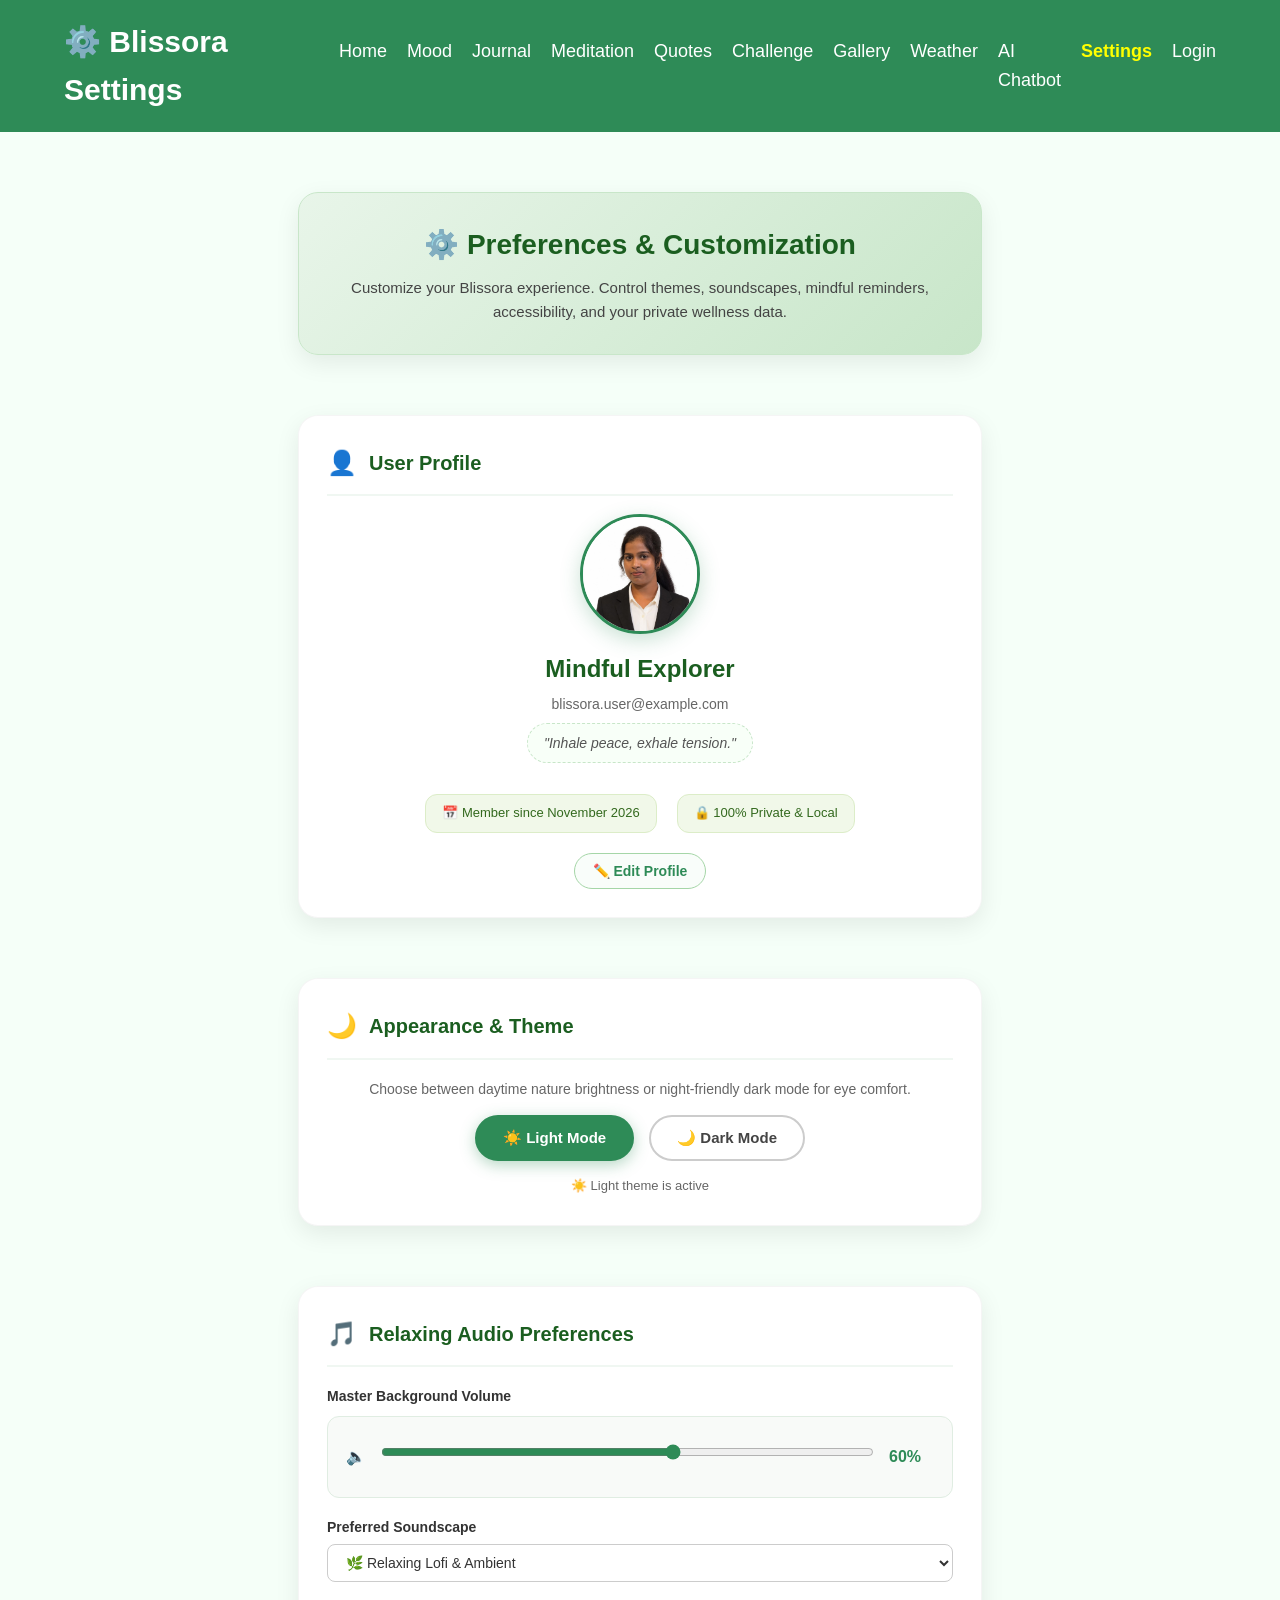
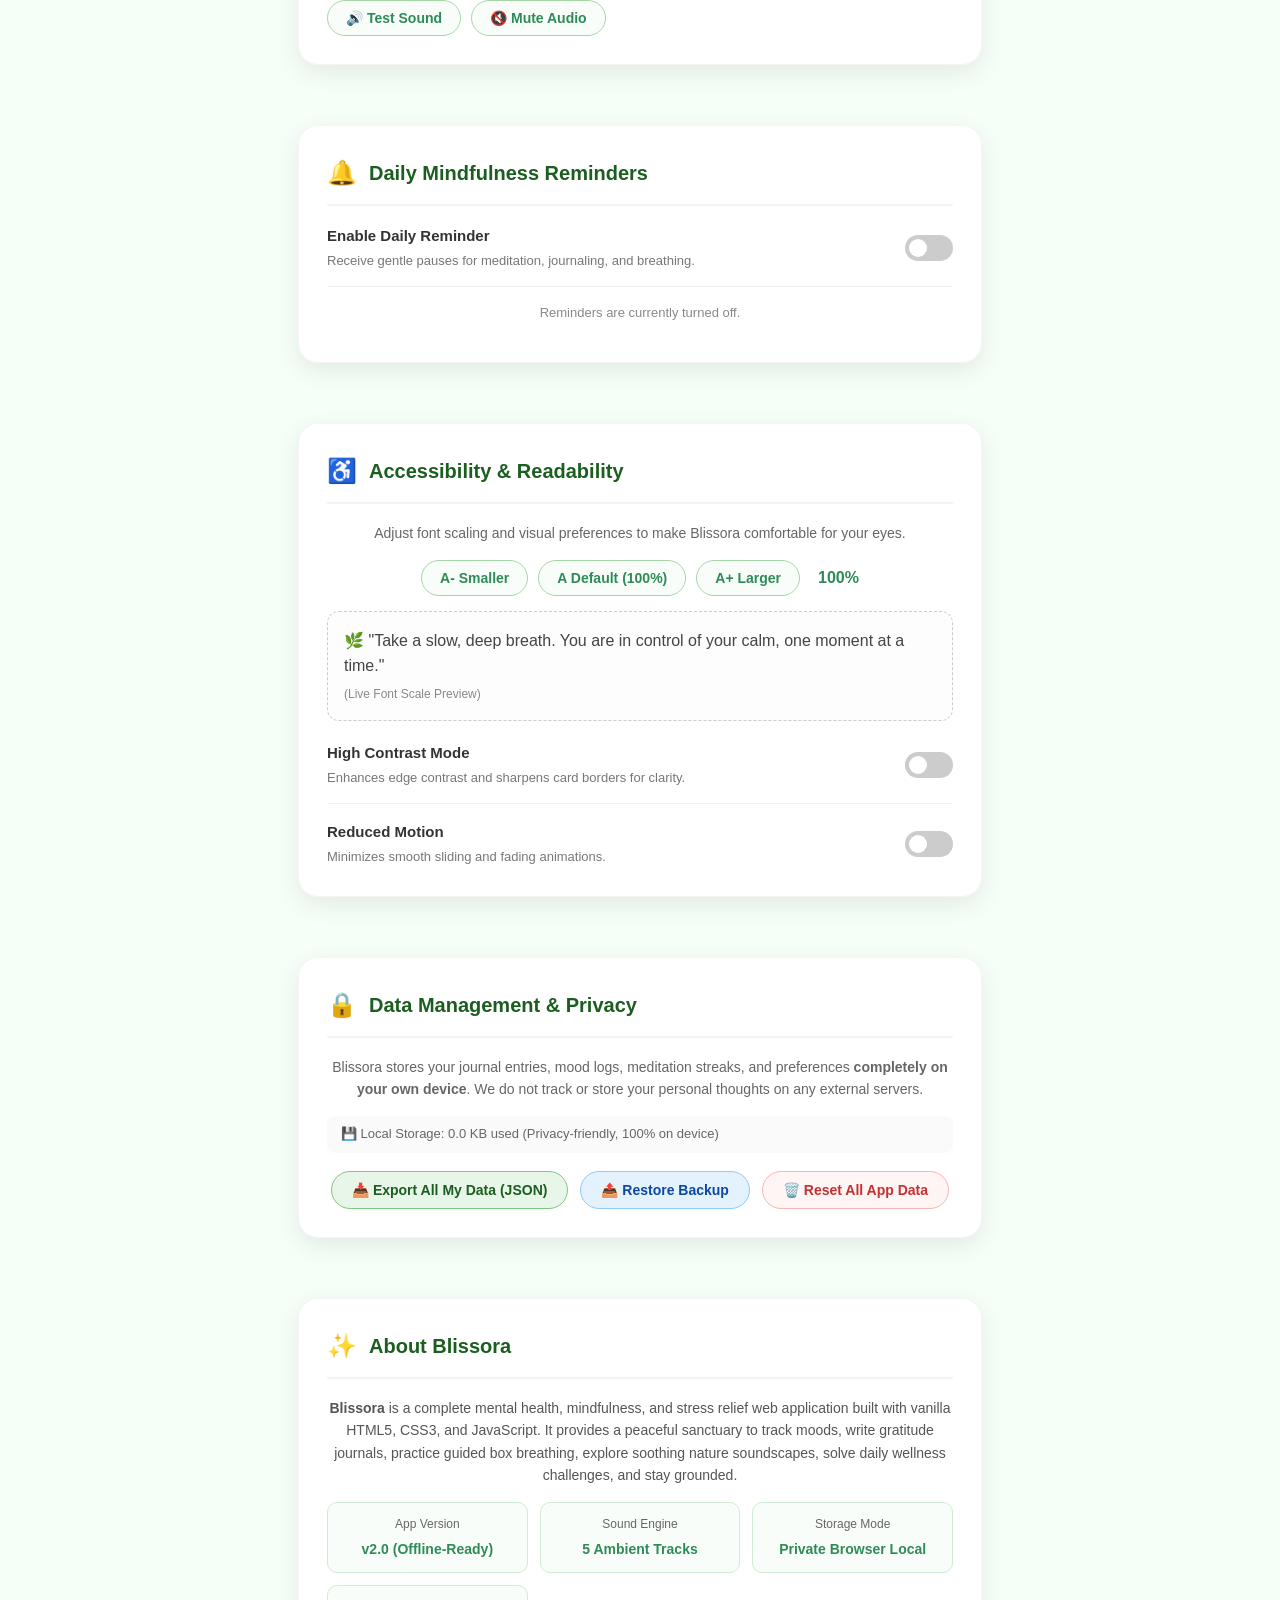
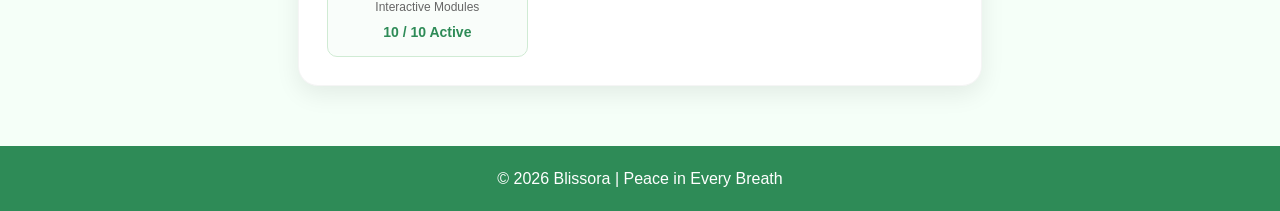
<file: settings.html>
<!DOCTYPE html>
<html lang="en">

<head>
    <meta charset="UTF-8">
    <meta name="viewport" content="width=device-width, initial-scale=1.0">
    <title>Blissora | Settings & Preferences</title>

    <!-- CSS -->
    <link rel="stylesheet" href="style.css">
    <link rel="stylesheet" href="settings.css">
    <link rel="icon" type="image" href="logo.png">
</head>

<body>

    <!-- ===========================
            Navigation Bar
    ============================ -->
    <header>
        <nav>
            <h2>⚙️ Blissora Settings</h2>
            <ul>
                <li><a href="index.html">Home</a></li>
                <li><a href="mood.html">Mood</a></li>
                <li><a href="journal.html">Journal</a></li>
                <li><a href="meditation.html">Meditation</a></li>
                <li><a href="quotes.html">Quotes</a></li>
                <li><a href="challenge.html">Challenge</a></li>
                <li><a href="gallery.html">Gallery</a></li>
                <li><a href="weather.html">Weather</a></li>
                <li><a href="chatbot.html">AI Chatbot</a></li>
                <li><a href="settings.html" style="color: yellow; font-weight: bold;">Settings</a></li>
                <li><a href="login.html">Login</a></li>
            </ul>
        </nav>
    </header>

    <main class="settings-container">

        <!-- ===========================
                Intro Header
        ============================ -->
        <section class="settings-header-card">
            <h1>⚙️ Preferences & Customization</h1>
            <p>Customize your Blissora experience. Control themes, soundscapes, mindful reminders, accessibility, and your private wellness data.</p>
        </section>

        <!-- ===========================
                Profile Section
        ============================ -->
        <section class="settings-card profile-card" id="profileSection">
            <div class="settings-card-header">
                <span class="card-icon">👤</span>
                <h2>User Profile</h2>
            </div>

            <div class="profile-avatar-container">
                <img id="profileAvatar" src="profile.jpg" alt="Profile">
            </div>

            <h3 class="profile-name" id="displayProfileName">Mindful Explorer</h3>
            <p class="profile-email" id="displayProfileEmail">blissora.user@example.com</p>
            <div class="profile-mantra" id="displayProfileMantra">"Inhale peace, exhale tension."</div>

            <div class="profile-stats-row">
                <span class="profile-stat-badge" id="memberSinceBadge">📅 Member since Nov 2026</span>
                <span class="profile-stat-badge">🔒 100% Private & Local</span>
            </div>

            <div>
                <button id="editProfileBtn" class="font-btn">✏️ Edit Profile</button>
            </div>

            <!-- Profile Edit Box -->
            <div id="profileEditBox" class="profile-edit-box">
                <h4 style="margin-top:0; color: #1b5e20;">Edit Your Information</h4>

                <label for="profileNameInput">Full Name</label>
                <input type="text" id="profileNameInput" placeholder="Enter your name" maxlength="35">

                <label for="profileEmailInput">Email Address</label>
                <input type="email" id="profileEmailInput" placeholder="Enter your email">

                <label for="profileMantraInput">Personal Affirmation / Calming Motto</label>
                <input type="text" id="profileMantraInput" placeholder="e.g. Inhale peace, exhale tension" maxlength="80">

                <div style="display: flex; gap: 10px; margin-top: 10px;">
                    <button id="saveProfileBtn" class="font-btn" style="background: #2E8B57; color: white;">💾 Save Profile</button>
                    <button id="cancelProfileBtn" class="font-btn" style="background: #f0f0f0; color: #555; border-color: #ccc;">Cancel</button>
                </div>
            </div>
        </section>

        <!-- ===========================
                Theme Settings
        ============================ -->
        <section class="settings-card">
            <div class="settings-card-header">
                <span class="card-icon">🌙</span>
                <h2>Appearance & Theme</h2>
            </div>

            <p style="color: #666; font-size: 14px; margin-top: 0;">Choose between daytime nature brightness or night-friendly dark mode for eye comfort.</p>

            <div class="theme-options-row">
                <button id="lightMode" class="theme-btn active">
                    ☀️ Light Mode
                </button>
                <button id="darkMode" class="theme-btn">
                    🌙 Dark Mode
                </button>
            </div>

            <p id="themeStatus" style="font-size: 13px; text-align: center; color: #666; margin: 8px 0 0;"></p>
        </section>

        <!-- ===========================
                Music & Audio Settings
        ============================ -->
        <section class="settings-card">
            <div class="settings-card-header">
                <span class="card-icon">🎵</span>
                <h2>Relaxing Audio Preferences</h2>
            </div>

            <div class="music-controls-grid">
                <div>
                    <label style="font-size: 14px; font-weight: bold; color: #333; display: block; margin-bottom: 8px;">Master Background Volume</label>
                    <div class="music-slider-wrapper">
                        <span>🔈</span>
                        <input id="musicVolume" type="range" min="0" max="100" value="60">
                        <span id="volumePercent" style="font-weight: bold; color: #2E8B57; min-width: 45px;">60%</span>
                    </div>
                </div>

                <div class="music-track-select-box">
                    <label for="defaultTrackSelect" style="font-size: 14px; font-weight: bold; color: #333;">Preferred Soundscape</label>
                    <select id="defaultTrackSelect">
                        <option value="music/relaxing.mp3">🌿 Relaxing Lofi & Ambient</option>
                        <option value="music/piano.mp3">🎹 Gentle Piano Serenade</option>
                        <option value="music/ocean.mp3">🌊 Ocean Waves & Coast</option>
                        <option value="music/birds.mp3">🐦 Forest Birdsong</option>
                        <option value="music/rain.mp3">🌧️ Soft Rain & Nature</option>
                    </select>
                </div>

                <div class="music-actions-row">
                    <button id="testAudioBtn" class="font-btn">🔊 Test Sound</button>
                    <button id="muteAudioBtn" class="font-btn">🔇 Mute Audio</button>
                </div>
            </div>
        </section>

        <!-- ===========================
                Notification Settings
        ============================ -->
        <section class="settings-card">
            <div class="settings-card-header">
                <span class="card-icon">🔔</span>
                <h2>Daily Mindfulness Reminders</h2>
            </div>

            <div class="toggle-switch-row">
                <div>
                    <div class="toggle-label">Enable Daily Reminder</div>
                    <div class="toggle-desc">Receive gentle pauses for meditation, journaling, and breathing.</div>
                </div>
                <label class="switch">
                    <input type="checkbox" id="dailyReminderToggle">
                    <span class="slider-round"></span>
                </label>
            </div>

            <p id="reminderStatusText" style="font-size: 13px; color: #888; margin: 10px 0;"></p>

            <div id="reminderSubcontrols" class="reminder-subcontrols" style="display: none;">
                <div>
                    <label for="reminderTime">Reminder Time:</label>
                    <input type="time" id="reminderTime" value="09:00">
                </div>

                <div>
                    <label for="reminderCategory">Mindfulness Topic:</label>
                    <select id="reminderCategory">
                        <option value="mindful_breathing">🧘 Mindful Breathing</option>
                        <option value="journaling">📖 Daily Gratitude Journal</option>
                        <option value="mood_checkin">🌿 Mood Tracker Check-in</option>
                        <option value="daily_challenge">🎯 Daily Wellness Challenge</option>
                    </select>
                </div>

                <button id="testNotificationBtn" class="font-btn">🔔 Send Test Reminder</button>
            </div>
        </section>

        <!-- ===========================
                Accessibility Settings
        ============================ -->
        <section class="settings-card">
            <div class="settings-card-header">
                <span class="card-icon">♿</span>
                <h2>Accessibility & Readability</h2>
            </div>

            <p style="color: #666; font-size: 14px; margin-top: 0;">Adjust font scaling and visual preferences to make Blissora comfortable for your eyes.</p>

            <div class="font-controls-row">
                <button id="decreaseFontBtn" class="font-btn">A- Smaller</button>
                <button id="resetFontBtn" class="font-btn">A Default (100%)</button>
                <button id="increaseFontBtn" class="font-btn">A+ Larger</button>
                <span id="fontScaleDisplay" style="font-weight: bold; color: #2E8B57; align-self: center; margin-left: 8px;">100%</span>
            </div>

            <div id="fontPreviewBox" class="font-preview-box">
                🌿 "Take a slow, deep breath. You are in control of your calm, one moment at a time."
                <div style="font-size: 12px; color: #888; margin-top: 6px;">(Live Font Scale Preview)</div>
            </div>

            <div style="margin-top: 20px;">
                <div class="toggle-switch-row">
                    <div>
                        <div class="toggle-label">High Contrast Mode</div>
                        <div class="toggle-desc">Enhances edge contrast and sharpens card borders for clarity.</div>
                    </div>
                    <label class="switch">
                        <input type="checkbox" id="highContrastToggle">
                        <span class="slider-round"></span>
                    </label>
                </div>

                <div class="toggle-switch-row">
                    <div>
                        <div class="toggle-label">Reduced Motion</div>
                        <div class="toggle-desc">Minimizes smooth sliding and fading animations.</div>
                    </div>
                    <label class="switch">
                        <input type="checkbox" id="reducedMotionToggle">
                        <span class="slider-round"></span>
                    </label>
                </div>
            </div>
        </section>

        <!-- ===========================
                Data & Privacy Section
        ============================ -->
        <section class="settings-card">
            <div class="settings-card-header">
                <span class="card-icon">🔒</span>
                <h2>Data Management & Privacy</h2>
            </div>

            <p style="color: #666; font-size: 14px; margin-top: 0;">
                Blissora stores your journal entries, mood logs, meditation streaks, and preferences <strong>completely on your own device</strong>. We do not track or store your personal thoughts on any external servers.
            </p>

            <div id="storageUsageText" class="storage-info-bar">
                💾 Local Storage: Calculating usage...
            </div>

            <div class="data-actions-row">
                <button id="exportDataBtn" class="btn-export-data">📥 Export All My Data (JSON)</button>
                <button id="importDataBtn" class="btn-import-data">📤 Restore Backup</button>
                <button id="resetDataBtn" class="btn-reset-data">🗑️ Reset All App Data</button>
                <input type="file" id="importFileInput" accept=".json" style="display: none;">
            </div>
        </section>

        <!-- ===========================
                About Blissora Section
        ============================ -->
        <section class="settings-card">
            <div class="settings-card-header">
                <span class="card-icon">✨</span>
                <h2>About Blissora</h2>
            </div>

            <p style="line-height: 1.6; color: #555; font-size: 14px; margin-top: 0;">
                <strong>Blissora</strong> is a complete mental health, mindfulness, and stress relief web application built with vanilla HTML5, CSS3, and JavaScript. It provides a peaceful sanctuary to track moods, write gratitude journals, practice guided box breathing, explore soothing nature soundscapes, solve daily wellness challenges, and stay grounded.
            </p>

            <div class="system-status-grid">
                <div class="system-badge">
                    <div class="badge-title">App Version</div>
                    <div class="badge-status">v2.0 (Offline-Ready)</div>
                </div>
                <div class="system-badge">
                    <div class="badge-title">Sound Engine</div>
                    <div class="badge-status">5 Ambient Tracks</div>
                </div>
                <div class="system-badge">
                    <div class="badge-title">Storage Mode</div>
                    <div class="badge-status">Private Browser Local</div>
                </div>
                <div class="system-badge">
                    <div class="badge-title">Interactive Modules</div>
                    <div class="badge-status">10 / 10 Active</div>
                </div>
            </div>
        </section>

    </main>

    <!-- ===========================
            Reset Confirmation Modal
    ============================ -->
    <div id="resetConfirmModal" class="settings-modal-overlay">
        <div class="settings-modal">
            <h3>⚠️ Reset All Data?</h3>
            <p>
                This will permanently delete your stored journal entries, gratitude notes, mood history, custom goals, and meditation statistics on this device.
                <br><br>
                We recommend exporting a backup first. Are you sure you want to proceed?
            </p>
            <div class="settings-modal-buttons">
                <button id="confirmResetBtn" class="btn-reset-data" style="background:#e53e3e; color:white;">Yes, Reset Everything</button>
                <button id="cancelResetBtn" class="font-btn" style="background:#f0f0f0; color:#444; border-color:#ccc;">Cancel</button>
            </div>
        </div>
    </div>

    <!-- ===========================
            Toast Notification
    ============================ -->
    <div id="settingsToast" class="settings-toast"></div>

    <!-- ===========================
            Footer
    ============================ -->
    <footer>
        <p>© 2026 Blissora | Peace in Every Breath</p>
    </footer>

    <!-- JavaScript -->
    <script src="settings.js"></script>

</body>

</html>
</file>
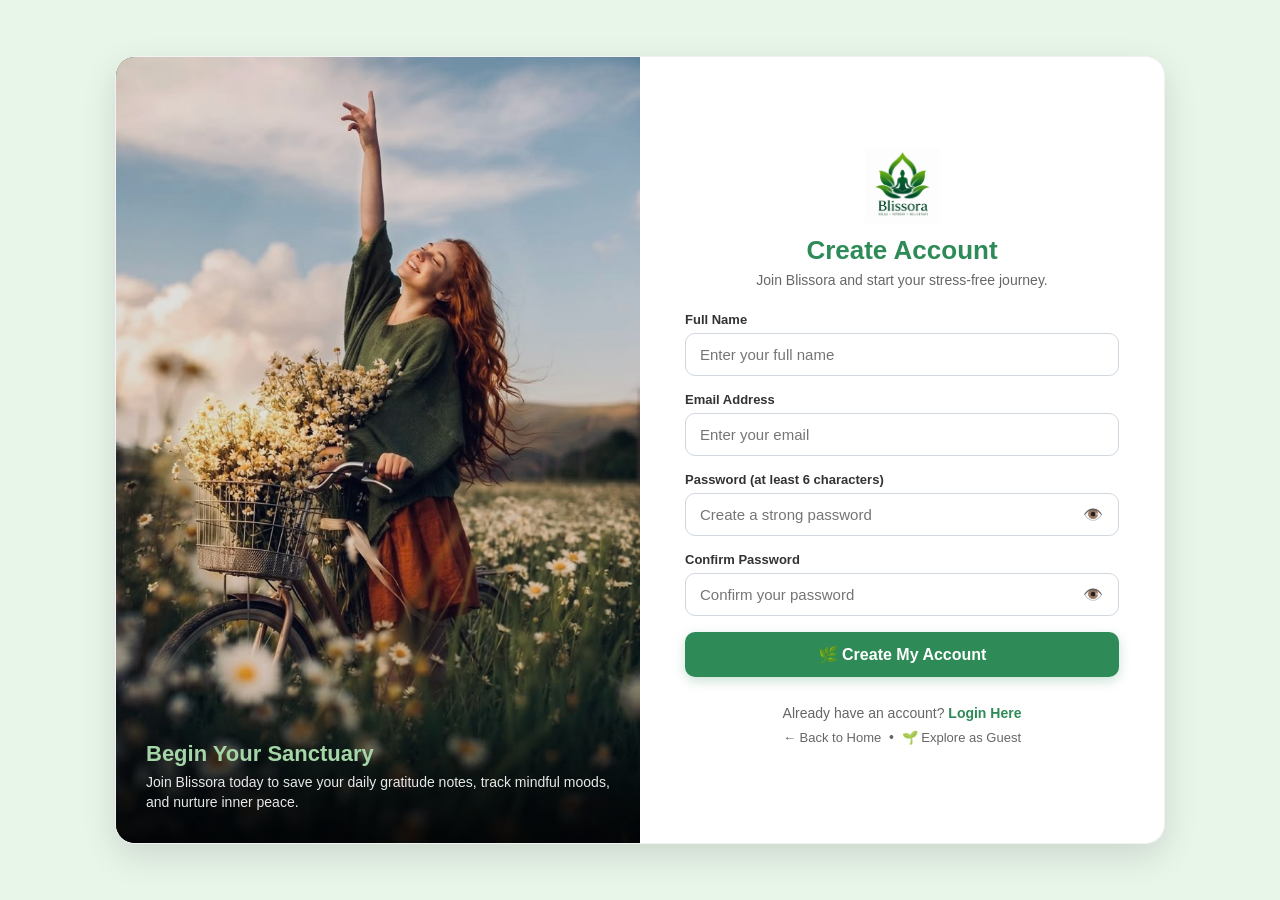
<file: signup.html>
<!DOCTYPE html>
<html lang="en">

<head>
    <meta charset="UTF-8">
    <meta name="viewport" content="width=device-width, initial-scale=1.0">
    <title>Blissora | Sign Up</title>

    <!-- Favicon & CSS -->
    <link rel="icon" type="image" href="logo.png">
    <link rel="stylesheet" href="login.css">
</head>

<body>

    <!-- Signup Container -->
    <main class="login-container">

        <!-- Left Side Image -->
        <div class="login-image">
            <img src="signup.jpg" alt="Person enjoying peaceful nature">
            <div class="login-image-overlay">
                <h3>Begin Your Sanctuary</h3>
                <p>Join Blissora today to save your daily gratitude notes, track mindful moods, and nurture inner peace.</p>
            </div>
        </div>

        <!-- Right Side Signup Form -->
        <div class="login-form">

            <!-- Logo & Title -->
            <div class="login-header">
                <a href="index.html" title="Go to Blissora Home">
                    <img src="logo.png" alt="Blissora Logo">
                </a>
                <h1>Create Account</h1>
                <p>Join Blissora and start your stress-free journey.</p>
            </div>

            <!-- In-Form Notification Alert -->
            <div id="authAlert" class="auth-alert"></div>

            <!-- Signup Form -->
            <form id="signupForm" novalidate>

                <!-- Full Name -->
                <div class="form-group">
                    <label for="name">Full Name</label>
                    <div class="input-wrapper">
                        <input
                            type="text"
                            id="name"
                            name="name"
                            placeholder="Enter your full name"
                            required
                            autocomplete="name">
                    </div>
                </div>

                <!-- Email Input -->
                <div class="form-group">
                    <label for="email">Email Address</label>
                    <div class="input-wrapper">
                        <input
                            type="email"
                            id="email"
                            name="email"
                            placeholder="Enter your email"
                            required
                            autocomplete="email">
                    </div>
                </div>

                <!-- Password Input -->
                <div class="form-group">
                    <label for="password">Password (at least 6 characters)</label>
                    <div class="input-wrapper has-toggle">
                        <input
                            type="password"
                            id="password"
                            name="password"
                            placeholder="Create a strong password"
                            required
                            autocomplete="new-password">
                        <button
                            type="button"
                            id="togglePasswordBtn"
                            class="password-toggle-btn"
                            title="Show/Hide Password"
                            aria-label="Toggle password visibility">
                            👁️
                        </button>
                    </div>
                    <!-- Password Strength Meter -->
                    <div id="strengthBar" class="password-strength-bar">
                        <div id="strengthFill" class="password-strength-fill"></div>
                    </div>
                    <div id="strengthText" class="password-strength-text"></div>
                </div>

                <!-- Confirm Password -->
                <div class="form-group">
                    <label for="confirmPassword">Confirm Password</label>
                    <div class="input-wrapper has-toggle">
                        <input
                            type="password"
                            id="confirmPassword"
                            name="confirmPassword"
                            placeholder="Confirm your password"
                            required
                            autocomplete="new-password">
                        <button
                            type="button"
                            id="toggleConfirmPasswordBtn"
                            class="password-toggle-btn"
                            title="Show/Hide Password"
                            aria-label="Toggle password visibility">
                            👁️
                        </button>
                    </div>
                </div>

                <!-- Submit Button -->
                <button type="submit" id="signupSubmitBtn" class="btn-submit">
                    🌿 Create My Account
                </button>

            </form>

            <!-- Navigation Links -->
            <div class="auth-links" style="margin-top: 20px;">
                <p>
                    Already have an account?
                    <a href="login.html">Login Here</a>
                </p>
                <p>
                    <a href="index.html" class="back-home-link">← Back to Home</a>
                    &nbsp;•&nbsp;
                    <a href="index.html" class="back-home-link">🌱 Explore as Guest</a>
                </p>
            </div>

        </div>

    </main>

    <!-- JavaScript -->
    <script src="login.js"></script>

</body>

</html>
</file>
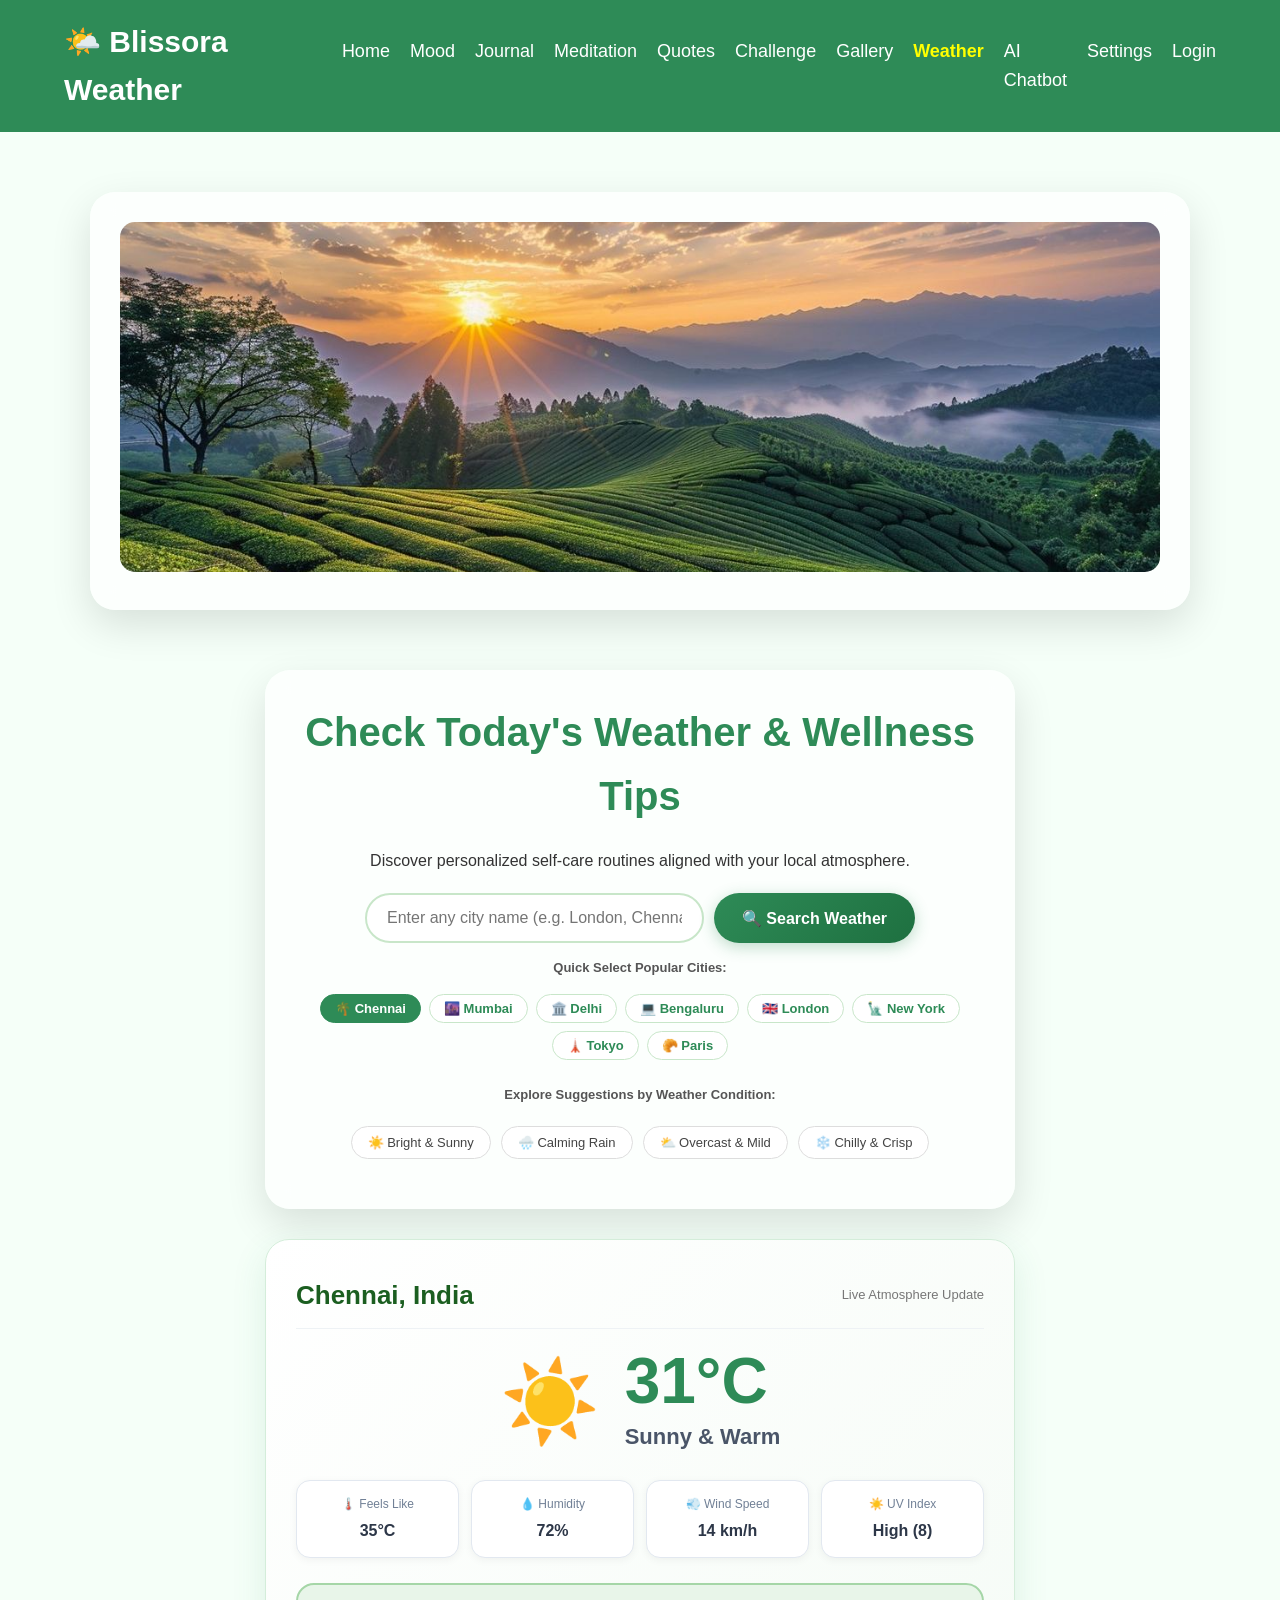
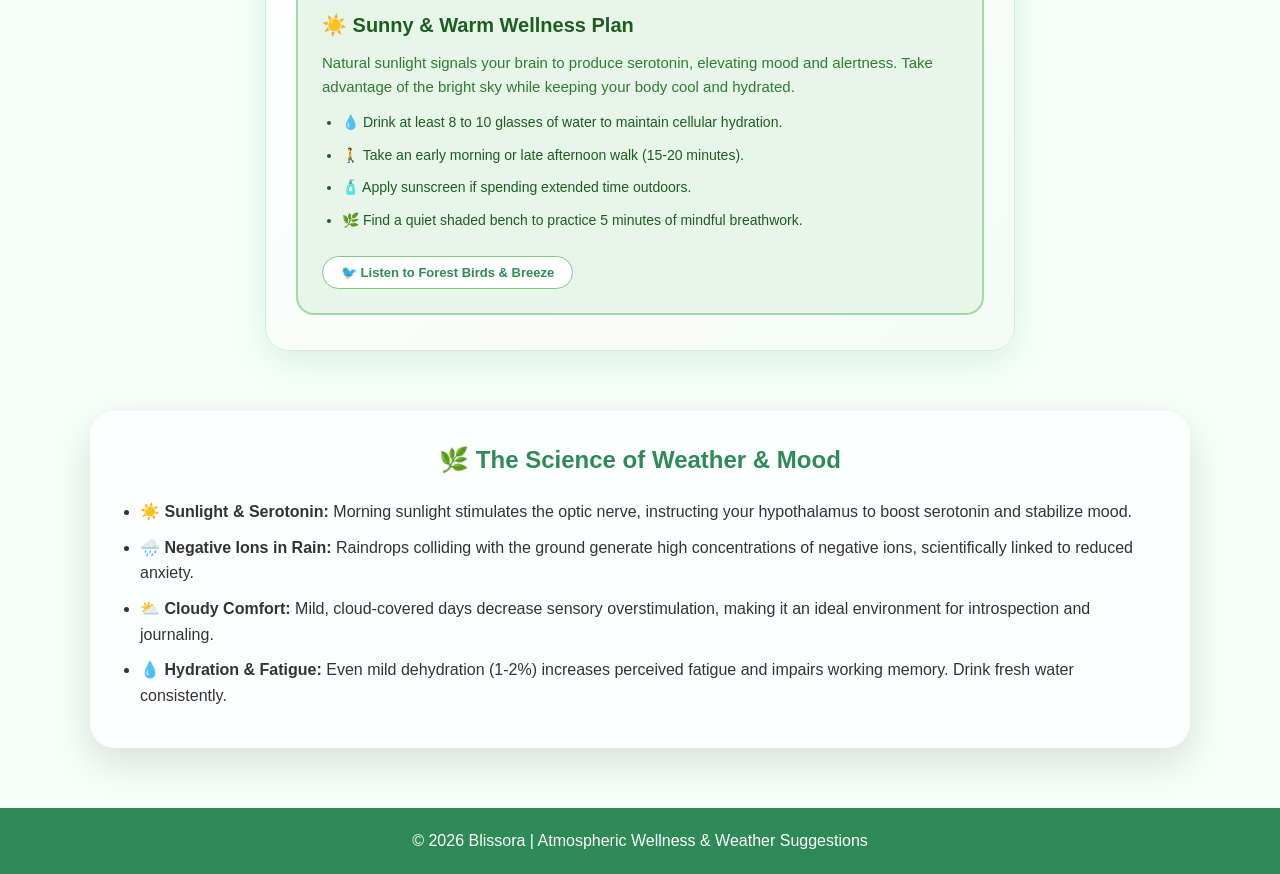
<file: weather.html>
<!DOCTYPE html>
<html lang="en">

<head>
    <meta charset="UTF-8">
    <meta name="viewport" content="width=device-width, initial-scale=1.0">
    <title>Blissora | Weather & Mood Suggestions</title>

    <!-- CSS -->
    <link rel="stylesheet" href="style.css">
    <link rel="stylesheet" href="weather.css">
    <link rel="icon" type="image" href="logo.png">
</head>

<body>

    <!-- ===========================
            Navigation Bar
    ============================ -->
    <header>
        <nav>
            <h2>🌤️ Blissora Weather</h2>
            <ul>
                <li><a href="index.html">Home</a></li>
                <li><a href="mood.html">Mood</a></li>
                <li><a href="journal.html">Journal</a></li>
                <li><a href="meditation.html">Meditation</a></li>
                <li><a href="quotes.html">Quotes</a></li>
                <li><a href="challenge.html">Challenge</a></li>
                <li><a href="gallery.html">Gallery</a></li>
                <li><a href="weather.html" style="color: yellow; font-weight: bold;">Weather</a></li>
                <li><a href="chatbot.html">AI Chatbot</a></li>
                <li><a href="settings.html">Settings</a></li>
                <li><a href="login.html">Login</a></li>
            </ul>
        </nav>
    </header>

    <!-- ===========================
            Weather Banner
    ============================ -->
    <section class="weather-banner">
        <img src="weather.jpg" alt="Weather Sky">
    </section>

    <!-- ===========================
            WEATHER SEARCH & CITY CHIPS
    ============================ -->
    <section class="weather-search-container">
        <h1>Check Today's Weather & Wellness Tips</h1>
        <p>Discover personalized self-care routines aligned with your local atmosphere.</p>

        <!-- Search Bar -->
        <div class="weather-search-box">
            <input type="text" id="city" class="weather-input" placeholder="Enter any city name (e.g. London, Chennai, Tokyo...)">
            <button id="searchWeather" class="weather-search-btn">🔍 Search Weather</button>
        </div>

        <!-- Quick Select City Chips -->
        <div style="font-size: 13px; font-weight: bold; color: #555; margin-top: 15px;">Quick Select Popular Cities:</div>
        <div class="quick-cities-row">
            <button class="city-chip active" data-city="chennai">🌴 Chennai</button>
            <button class="city-chip" data-city="mumbai">🌆 Mumbai</button>
            <button class="city-chip" data-city="delhi">🏛️ Delhi</button>
            <button class="city-chip" data-city="bengaluru">💻 Bengaluru</button>
            <button class="city-chip" data-city="london">🇬🇧 London</button>
            <button class="city-chip" data-city="newyork">🗽 New York</button>
            <button class="city-chip" data-city="tokyo">🗼 Tokyo</button>
            <button class="city-chip" data-city="paris">🥐 Paris</button>
        </div>

        <!-- Weather Simulation Mode -->
        <div style="font-size: 13px; font-weight: bold; color: #555; margin-top: 15px;">Explore Suggestions by Weather Condition:</div>
        <div class="condition-selector-row">
            <button class="condition-pill" data-condition="sunny">☀️ Bright & Sunny</button>
            <button class="condition-pill" data-condition="rain">🌧️ Calming Rain</button>
            <button class="condition-pill" data-condition="cloudy">⛅ Overcast & Mild</button>
            <button class="condition-pill" data-condition="cold">❄️ Chilly & Crisp</button>
        </div>
    </section>

    <!-- ===========================
            MAIN WEATHER DISPLAY CARD
    ============================ -->
    <section class="weather-card-main">
        <div class="weather-header-info">
            <h2 id="cityName" class="weather-location">Chennai, India</h2>
            <span class="weather-timestamp">Live Atmosphere Update</span>
        </div>

        <!-- Weather Hero (Icon + Temperature) -->
        <div class="weather-hero-block">
            <span id="weatherIcon" class="weather-icon-large">☀️</span>
            <div class="weather-temp-block">
                <div id="temperature" class="temp-large">31°C</div>
                <div id="condition" class="weather-condition-text">Sunny & Warm</div>
            </div>
        </div>

        <!-- Detailed Metrics Grid -->
        <div class="weather-metrics-grid">
            <div class="metric-pill">
                <div class="metric-lbl">🌡️ Feels Like</div>
                <div id="feelsLike" class="metric-val">35°C</div>
            </div>
            <div class="metric-pill">
                <div class="metric-lbl">💧 Humidity</div>
                <div id="humidity" class="metric-val">72%</div>
            </div>
            <div class="metric-pill">
                <div class="metric-lbl">💨 Wind Speed</div>
                <div id="windSpeed" class="metric-val">14 km/h</div>
            </div>
            <div class="metric-pill">
                <div class="metric-lbl">☀️ UV Index</div>
                <div id="uvIndex" class="metric-val">High (8)</div>
            </div>
        </div>

        <!-- Dynamic Weather-Based Wellness Suggestion Box -->
        <div class="weather-wellness-box">
            <h3 id="wellnessTitle">☀️ Sunny & Warm Wellness Plan</h3>
            <p id="wellnessDesc">
                Natural sunlight signals your brain to produce serotonin, elevating mood and alertness. Take advantage of the bright sky while keeping your body cool and hydrated.
            </p>
            <ul id="wellnessTipsList" class="wellness-tips-list">
                <!-- Dynamically populated -->
            </ul>

            <div style="margin-top: 15px;">
                <button id="weatherAudioBtn" class="weather-music-pill" title="Play relaxing sound for this weather">
                    🐦 Listen to Forest Birds & Breeze
                </button>
            </div>
        </div>
    </section>

    <!-- ===========================
            WEATHER & MENTAL HEALTH TIPS
    ============================ -->
    <section class="tips">
        <h2>🌿 The Science of Weather & Mood</h2>
        <ul>
            <li>☀️ <strong>Sunlight & Serotonin:</strong> Morning sunlight stimulates the optic nerve, instructing your hypothalamus to boost serotonin and stabilize mood.</li>
            <li>🌧️ <strong>Negative Ions in Rain:</strong> Raindrops colliding with the ground generate high concentrations of negative ions, scientifically linked to reduced anxiety.</li>
            <li>⛅ <strong>Cloudy Comfort:</strong> Mild, cloud-covered days decrease sensory overstimulation, making it an ideal environment for introspection and journaling.</li>
            <li>💧 <strong>Hydration & Fatigue:</strong> Even mild dehydration (1-2%) increases perceived fatigue and impairs working memory. Drink fresh water consistently.</li>
        </ul>
    </section>

    <!-- ===========================
            Footer
    ============================ -->
    <footer>
        <p>© 2026 Blissora | Atmospheric Wellness & Weather Suggestions</p>
    </footer>

    <!-- JavaScript -->
    <script src="weather.js"></script>

</body>

</html>
</file>
<file: style.css>
/* ==========================================
        BLISSORA - MAIN CSS
========================================== */
/* ============================================================
   BLISSORA — EXTRA FEATURES ADD-ON (STYLES)
   ============================================================
   All classes/ids start with "blissora-" so nothing here will
   override or clash with your existing CSS. Colors are set as
   CSS variables at the top — change these to match your brand,
   and every feature below updates automatically.
   ============================================================ */

section{

width:90%;
max-width:1100px;
margin:40px auto;
padding:30px;

background:rgba(255,255,255,.70);

backdrop-filter:blur(12px);

border-radius:25px;

box-shadow:0 15px 40px rgba(0,0,0,.12);

transition:.4s;

}


section:hover{

transform:translateY(-5px);

}

h3{

color:#40916c;

}

.tips ul{

    margin-left:20px;
    margin-right:20px;

}

.tips li{

    margin:10px 0;

}

:root {
  --blissora-primary: #6FA79E;   /* CHANGE to your brand's main color */
  --blissora-bg: #F3F1EC;        /* CHANGE to your light background color */
  --blissora-text: #2E3B4E;      /* CHANGE to your heading/text color */
}

/* Dark mode overrides — applied when JS adds "blissora-dark" or "dark-mode" to <body> */
body.blissora-dark,
body.dark-mode {
  --blissora-bg: #1B2430;
  --blissora-text: #F3F1EC;
  background: #1B2430;
  color: #F3F1EC;
}
body.blissora-dark .blissora-quote-section,
body.dark-mode .blissora-quote-section,
body.blissora-dark .blissora-timer-section,
body.dark-mode .blissora-timer-section,
body.blissora-dark .blissora-music-section,
body.dark-mode .blissora-music-section {
  background: #242F3D;
}
body.dark-mode section,
body.dark-mode .card,
body.dark-mode .gallery-card,
body.dark-mode .music-card {
  background: #242F3D;
  color: #F3F1EC;
  box-shadow: 0 10px 30px rgba(0,0,0,0.4);
}

/* ---------- 1. Dark/Light toggle button ---------- */
.blissora-theme-toggle {
  border: none;
  background: transparent;
  font-size: 22px;
  cursor: pointer;
  padding: 6px 10px;
}

/* ---------- 2. Daily quote ---------- */
.blissora-quote-section {
  text-align: center;
  padding: 50px 20px;
  background: var(--blissora-bg);
}

.blissora-quote-text {
  font-size: 20px;
  font-style: italic;
  color: var(--blissora-text);
  max-width: 560px;
  margin: 0 auto 24px;
}

/* ---------- shared button style used by all sections ---------- */
.blissora-btn {
  padding: 10px 22px;
  border-radius: 24px;
  border: none;
  background: var(--blissora-primary);
  color: #fff;
  font-size: 14px;
  cursor: pointer;
  margin: 4px;
}

.blissora-btn-outline {
  background: transparent;
  border: 2px solid var(--blissora-primary);
  color: var(--blissora-primary);
}

body.blissora-dark .blissora-btn-outline {
  color: var(--blissora-primary);
}

/* ---------- 3. Meditation timer ---------- */
.blissora-timer-section {
  text-align: center;
  padding: 50px 20px;
  background: var(--blissora-bg);
}

.blissora-section-title {
  color: var(--blissora-text);
  margin-bottom: 20px;
}

.blissora-timer-display {
  font-size: 48px;
  font-weight: bold;
  color: var(--blissora-primary);
  margin: 20px 0;
  font-family: monospace;
}

.blissora-timer-options,
.blissora-timer-controls {
  margin-bottom: 14px;
}

/* ---------- 4. Ambient music player ---------- */
.blissora-music-section {
  text-align: center;
  padding: 50px 20px;
  background: var(--blissora-bg);
}

.blissora-volume-row {
  margin-top: 18px;
  display: flex;
  align-items: center;
  justify-content: center;
  gap: 10px;
  color: var(--blissora-text);
  font-size: 13px;
}

/* ---------- 5. Interactive aesthetic pattern ---------- */
.blissora-pattern-canvas {
  display: block;
  width: 100%;
  height: 100%;
  position: absolute;
  top: 0;
  left: 0;
  z-index: 0;
  pointer-events: none; /* lets clicks pass through to your content */
}

/* Reset */

*{
    margin:0;
    padding:0;
    box-sizing:border-box;
    font-family:Arial, Helvetica, sans-serif;
}

/* Body */

body{

    background:#F5FFF8;

    color:#333;

    line-height:1.6;

}

/* ==========================================
            NAVIGATION BAR
========================================== */

header{

    background:#2E8B57;

    position:sticky;

    top:0;

    z-index:1000;

}

nav{

    width:90%;

    margin:auto;

    display:flex;

    justify-content:space-between;

    align-items:center;

    padding:18px 0;

}

nav h2{

    color:white;

    font-size:30px;

}

nav ul{

    display:flex;

    list-style:none;

}

nav ul li{

    margin-left:20px;

}

nav ul li a{

    color:white;

    text-decoration:none;

    font-size:18px;

    transition:.3s;

}

nav ul li a:hover{

    color:yellow;

}

/* ==========================================
            HERO SECTION
========================================== */

.hero{

    height:90vh;

    background-image:url("hero1.jpeg");

    background-size:cover;

    background-position:center;

    display:flex;

    justify-content:center;

    align-items:center;

    text-align:center;

}

.hero-content{

    background:rgba(0,0,0,.5);

    padding:50px;

    border-radius:15px;

}

.hero-content h1{

    color:white;

    font-size:60px;

    margin-bottom:20px;

}

.hero-content p{

    color:white;

    font-size:22px;

    margin-bottom:30px;

}

.hero-content button{

    background:#2E8B57;

    color:white;

    border:none;

    padding:15px 35px;

    border-radius:30px;

    font-size:18px;

    cursor:pointer;

    transition:.3s;

}

.hero-content button:hover{

    background:#145A32;

}

/* ==========================================
            SECTION
========================================== */

section{

    width:90%;

    margin:60px auto;

}

section h1{

    font-size:40px;

    text-align:center;

    margin-bottom:20px;

    color:#2E8B57;

}

section h2{

    text-align:center;

    margin-bottom:20px;

    color:#2E8B57;

}

section p{

    text-align:center;

}

/* ==========================================
            CARDS
========================================== */

.cards,

.feature-box,

.gallery-container{

    display:grid;

    grid-template-columns:repeat(auto-fit,minmax(250px,1fr));

    gap:25px;

}

.card,

.gallery-card{

    background:white;

    padding:20px;

    border-radius:15px;

    text-align:center;

    box-shadow:0px 5px 15px rgba(0,0,0,.15);

    transition:.3s;

}

.card:hover,

.gallery-card:hover{

    transform:translateY(-10px);

}

/* ==========================================
            GALLERY
========================================== */

.gallery-card img{

    width:100%;

    height:220px;

    object-fit:cover;

    border-radius:10px;

}

.gallery-card h3{

    margin:15px 0;

    color:#2E8B57;

}

/* ==========================================
            BANNER IMAGES
========================================== */

.quote-banner img,

.challenge-banner img,

.calendar-banner img,

.weather-banner img,

.chatbot-banner img{

    width:100%;

    height:350px;

    object-fit:cover;

    border-radius:15px;

}

/* ==========================================
            MEDITATION IMAGE
========================================== */

.meditation-container img{

    width:300px;

    display:block;

    margin:25px auto;

    border-radius:15px;

}

/* ==========================================
            PROFILE IMAGE
========================================== */

.profile-section{

    text-align:center;

}

.profile-section img{

    width:150px;

    height:150px;

    border-radius:50%;

    object-fit:cover;

    margin-bottom:20px;

}

/* ==========================================
            CHAT BOX
========================================== */

#chatBox{

    background:white;

    border:2px solid #ddd;

    height:350px;

    overflow-y:auto;

    padding:20px;

    border-radius:10px;

}

.bot-message{

    background:#E8F8F5;

    padding:15px;

    border-radius:10px;

    margin-bottom:15px;

}

.chat-input{

    display:flex;

    margin-top:20px;

}

.chat-input input{

    flex:1;

}

/* ==========================================
            INPUT
========================================== */

input,

textarea{

    width:100%;

    padding:12px;

    margin:10px 0 20px;

    border:1px solid #ccc;

    border-radius:8px;

    font-size:16px;

}

textarea{

    resize:vertical;

}

/* ==========================================
            BUTTON
========================================== */

button{

    background:#2E8B57;

    color:white;

    border:none;

    padding:12px 30px;

    border-radius:8px;

    cursor:pointer;

    font-size:16px;

    transition:.3s;

}

button:hover{

    background:#145A32;

}

/* ==========================================
            TABLE
========================================== */

table{

    width:100%;

    border-collapse:collapse;

    margin-top:30px;

}

th{

    background:#2E8B57;

    color:white;

}

th,

td{

    border:1px solid #ccc;

    padding:15px;

    text-align:center;

}

/* ==========================================
            LIST
========================================== */

ul{

    margin-left:20px;

}

ul li{

    margin:10px 0;

}

/* ==========================================
            FOOTER
========================================== */

footer{

    background:#2E8B57;

    color:white;

    text-align:center;

    padding:20px;

    margin-top:60px;

}

/* ==========================================
            RESPONSIVE
========================================== */

@media(max-width:768px){

nav{

    flex-direction:column;

}

nav ul{

    flex-direction:column;

    margin-top:20px;

    text-align:center;

}

nav ul li{

    margin:10px 0;

}

.hero-content h1{

    font-size:40px;

}

.hero-content{

    padding:25px;

}

.cards,

.gallery-container{

    grid-template-columns:1fr;

}

}
</file>
<file: music.css>
/* ============================================================
   BLISSORA — RELAXING MUSIC ADDON STYLES
   ============================================================ */

/* --- Music Section Container --- */
.music-addon-section {
    text-align: center;
    position: relative;
    background: rgba(255, 255, 255, 0.85);
    backdrop-filter: blur(14px);
    border-radius: 25px;
    padding: 40px 30px;
    box-shadow: 0 15px 35px rgba(46, 139, 87, 0.12);
    border: 1px solid rgba(46, 139, 87, 0.2);
    margin: 50px auto;
    max-width: 950px;
    transition: transform 0.3s ease, box-shadow 0.3s ease;
}

.music-addon-section:hover {
    transform: translateY(-4px);
    box-shadow: 0 20px 45px rgba(46, 139, 87, 0.18);
}

.music-addon-header h2 {
    color: #2E8B57;
    font-size: 36px;
    margin-bottom: 10px;
    display: flex;
    align-items: center;
    justify-content: center;
    gap: 12px;
}

.music-addon-subtitle {
    color: #556b2f;
    font-size: 17px;
    margin-bottom: 25px;
}

/* --- Now Playing Card --- */
.now-playing-card {
    background: linear-gradient(135deg, #f0fdf4 0%, #e8f5e9 100%);
    border-radius: 20px;
    padding: 25px 20px;
    max-width: 650px;
    margin: 0 auto 30px;
    border: 1px solid #c8e6c9;
    box-shadow: 0 8px 25px rgba(0, 0, 0, 0.05);
}

.now-playing-info {
    display: flex;
    align-items: center;
    justify-content: center;
    gap: 15px;
    margin-bottom: 15px;
}

.track-icon {
    font-size: 34px;
    animation: floatIcon 3s ease-in-out infinite;
}

@keyframes floatIcon {
    0%, 100% { transform: translateY(0); }
    50% { transform: translateY(-5px); }
}

.track-details h3 {
    margin: 0;
    color: #1b5e20;
    font-size: 22px;
}

.track-tagline {
    margin: 4px 0 0;
    font-size: 14px;
    color: #4a6b4a;
}

/* --- Visualizer Bars --- */
.visualizer-container {
    display: flex;
    justify-content: center;
    align-items: flex-end;
    gap: 5px;
    height: 36px;
    margin: 15px auto;
}

.visualizer-bar {
    width: 6px;
    height: 6px;
    background: #66bb6a;
    border-radius: 4px;
    transition: height 0.2s ease, background-color 0.3s;
}

.playing .visualizer-bar {
    background: #2E8B57;
    animation: equalize 1s infinite alternate ease-in-out;
}

.playing .visualizer-bar:nth-child(1) { animation-duration: 0.8s; }
.playing .visualizer-bar:nth-child(2) { animation-duration: 1.1s; }
.playing .visualizer-bar:nth-child(3) { animation-duration: 0.6s; }
.playing .visualizer-bar:nth-child(4) { animation-duration: 1.3s; }
.playing .visualizer-bar:nth-child(5) { animation-duration: 0.9s; }
.playing .visualizer-bar:nth-child(6) { animation-duration: 1.2s; }
.playing .visualizer-bar:nth-child(7) { animation-duration: 0.7s; }
.playing .visualizer-bar:nth-child(8) { animation-duration: 1.0s; }

@keyframes equalize {
    0% { height: 6px; }
    50% { height: 32px; }
    100% { height: 12px; }
}

/* --- Main Controls --- */
.music-controls {
    display: flex;
    align-items: center;
    justify-content: center;
    gap: 15px;
    margin: 15px 0 20px;
}

.addon-play-btn {
    width: 64px;
    height: 64px;
    border-radius: 50%;
    background: linear-gradient(135deg, #2E8B57, #1e7040);
    color: white;
    border: none;
    font-size: 24px;
    cursor: pointer;
    box-shadow: 0 6px 20px rgba(46, 139, 87, 0.35);
    display: flex;
    align-items: center;
    justify-content: center;
    transition: transform 0.2s, box-shadow 0.2s;
    padding: 0;
}

.addon-play-btn:hover {
    transform: scale(1.08);
    box-shadow: 0 8px 25px rgba(46, 139, 87, 0.45);
    background: linear-gradient(135deg, #339960, #145A32);
}

.addon-play-btn:active {
    transform: scale(0.96);
}

/* --- Volume & Mute Row --- */
.volume-control-row {
    display: flex;
    align-items: center;
    justify-content: center;
    gap: 12px;
    max-width: 320px;
    margin: 0 auto;
}

.mute-btn {
    background: transparent;
    border: none;
    font-size: 20px;
    cursor: pointer;
    color: #2E8B57;
    padding: 4px;
}

.mute-btn:hover {
    background: transparent;
    transform: scale(1.15);
}

.volume-slider {
    flex: 1;
    accent-color: #2E8B57;
    cursor: pointer;
    margin: 0;
}

.volume-label {
    font-size: 13px;
    font-weight: bold;
    color: #2E8B57;
    min-width: 38px;
}

/* --- Track Selection Grid --- */
.track-selection-title {
    font-size: 18px;
    color: #2E8B57;
    margin: 25px 0 15px;
    font-weight: 600;
}

.sound-tracks-grid {
    display: grid;
    grid-template-columns: repeat(auto-fit, minmax(150px, 1fr));
    gap: 14px;
    max-width: 820px;
    margin: 0 auto;
}

.sound-track-card {
    background: white;
    border: 2px solid #e0e0e0;
    border-radius: 16px;
    padding: 16px 12px;
    cursor: pointer;
    transition: all 0.25s ease;
    display: flex;
    flex-direction: column;
    align-items: center;
    gap: 8px;
    color: #333;
}

.sound-track-card:hover {
    border-color: #2E8B57;
    transform: translateY(-4px);
    box-shadow: 0 8px 20px rgba(46, 139, 87, 0.15);
}

.sound-track-card.active {
    border-color: #2E8B57;
    background: #e8f5e9;
    box-shadow: 0 4px 15px rgba(46, 139, 87, 0.2);
}

.sound-track-card .track-card-icon {
    font-size: 28px;
}

.sound-track-card .track-card-name {
    font-size: 15px;
    font-weight: 600;
    color: #1b5e20;
}

.sound-track-card .track-card-desc {
    font-size: 12px;
    color: #666;
    text-align: center;
}

/* --- Relaxation Tip --- */
.music-tip-box {
    margin-top: 25px;
    padding: 12px 20px;
    background: #f1f8e9;
    border-radius: 12px;
    display: inline-block;
    color: #33691e;
    font-size: 14px;
    border-left: 4px solid #689f38;
}

/* ============================================================
   FLOATING MINI-PLAYER ADDON WIDGET (SITE-WIDE)
   ============================================================ */
.blissora-floating-music {
    position: fixed;
    bottom: 25px;
    left: 25px;
    z-index: 9999;
    font-family: inherit;
}

/* Minimized trigger button */
.floating-music-trigger {
    background: #2E8B57;
    color: white;
    border: none;
    border-radius: 30px;
    padding: 10px 18px;
    display: flex;
    align-items: center;
    gap: 8px;
    font-size: 14px;
    font-weight: bold;
    cursor: pointer;
    box-shadow: 0 8px 25px rgba(0, 0, 0, 0.25);
    transition: transform 0.3s, background-color 0.3s, box-shadow 0.3s;
}

.floating-music-trigger:hover {
    background: #145A32;
    transform: scale(1.05);
    box-shadow: 0 10px 30px rgba(0, 0, 0, 0.3);
}

.pulse-dot {
    width: 8px;
    height: 8px;
    background: #a5d6a7;
    border-radius: 50%;
}

.playing-state .pulse-dot {
    background: #76ff03;
    animation: pulseGlow 1.2s infinite alternate;
}

@keyframes pulseGlow {
    0% { transform: scale(1); opacity: 0.7; }
    100% { transform: scale(1.5); opacity: 1; box-shadow: 0 0 8px #76ff03; }
}

/* Expanded floating mini card */
.floating-music-panel {
    display: none;
    position: absolute;
    bottom: 50px;
    left: 0;
    width: 290px;
    background: rgba(255, 255, 255, 0.96);
    backdrop-filter: blur(15px);
    border-radius: 18px;
    padding: 16px;
    box-shadow: 0 15px 40px rgba(0, 0, 0, 0.25);
    border: 1px solid rgba(46, 139, 87, 0.2);
    animation: slideUp 0.25s ease-out;
}

.floating-music-panel.open {
    display: block;
}

@keyframes slideUp {
    from { opacity: 0; transform: translateY(15px); }
    to { opacity: 1; transform: translateY(0); }
}

.floating-panel-header {
    display: flex;
    justify-content: space-between;
    align-items: center;
    border-bottom: 1px solid #e0e0e0;
    padding-bottom: 8px;
    margin-bottom: 10px;
}

.floating-panel-header span {
    font-weight: bold;
    font-size: 14px;
    color: #2E8B57;
}

.floating-close-btn {
    background: transparent;
    border: none;
    font-size: 18px;
    cursor: pointer;
    color: #888;
    padding: 0 4px;
}

.floating-close-btn:hover {
    color: #333;
    background: transparent;
}

.floating-track-title {
    font-size: 13px;
    font-weight: 600;
    color: #1b5e20;
    text-align: center;
    margin-bottom: 10px;
}

.floating-controls-row {
    display: flex;
    align-items: center;
    justify-content: center;
    gap: 10px;
    margin-bottom: 12px;
}

.floating-play-btn {
    background: #2E8B57;
    color: white;
    border: none;
    width: 38px;
    height: 38px;
    border-radius: 50%;
    cursor: pointer;
    display: flex;
    align-items: center;
    justify-content: center;
    font-size: 16px;
    padding: 0;
}

.floating-play-btn:hover {
    background: #145A32;
}

.floating-quick-select {
    width: 100%;
    padding: 7px 10px;
    border: 1px solid #ccc;
    border-radius: 8px;
    font-size: 12px;
    background: #f9f9f9;
    color: #333;
    cursor: pointer;
    margin-bottom: 8px;
}

.floating-volume-row {
    display: flex;
    align-items: center;
    gap: 8px;
    font-size: 12px;
    color: #555;
}

.floating-volume-slider {
    flex: 1;
    accent-color: #2E8B57;
    margin: 0;
}

/* Dark mode adjustments */
body.dark-mode .music-addon-section {
    background: rgba(30, 42, 56, 0.92);
    border-color: rgba(111, 167, 158, 0.3);
    color: #e0e0e0;
}

body.dark-mode .now-playing-card {
    background: #242F3D;
    border-color: #34495e;
}

body.dark-mode .track-details h3 {
    color: #a5d6a7;
}

body.dark-mode .track-tagline {
    color: #cfd8dc;
}

body.dark-mode .sound-track-card {
    background: #242F3D;
    border-color: #37474f;
    color: #eceff1;
}

body.dark-mode .sound-track-card.active {
    background: #1e3a2b;
    border-color: #66bb6a;
}

body.dark-mode .sound-track-card .track-card-name {
    color: #a5d6a7;
}

body.dark-mode .sound-track-card .track-card-desc {
    color: #b0bec5;
}

body.dark-mode .floating-music-panel {
    background: #242F3D;
    color: #fff;
    border-color: #37474f;
}

body.dark-mode .floating-track-title {
    color: #a5d6a7;
}

body.dark-mode .floating-quick-select {
    background: #1B2430;
    color: #fff;
    border-color: #455a64;
}

/* Responsive adjustments */
@media (max-width: 768px) {
    .music-addon-section {
        padding: 25px 15px;
    }
    .sound-tracks-grid {
        grid-template-columns: repeat(2, 1fr);
    }
    .blissora-floating-music {
        bottom: 15px;
        left: 15px;
    }
    .floating-music-panel {
        width: 260px;
    }
}
</file>
<file: challenge.css>
/* ============================================================
   BLISSORA — DAILY CHALLENGE & ACHIEVEMENTS STYLES
   ============================================================ */

/* Banner */
.challenge-banner img {
    width: 100%;
    height: 320px;
    object-fit: cover;
    border-radius: 20px;
    margin-bottom: 30px;
    box-shadow: 0 10px 30px rgba(0, 0, 0, 0.12);
}

/* Challenge Dashboard Stats */
.challenge-stats-grid {
    display: grid;
    grid-template-columns: repeat(auto-fit, minmax(180px, 1fr));
    gap: 18px;
    margin: 25px 0 35px;
}

.challenge-stat-card {
    background: white;
    padding: 20px;
    border-radius: 16px;
    text-align: center;
    box-shadow: 0 4px 15px rgba(0, 0, 0, 0.06);
    border-bottom: 4px solid #2E8B57;
}

.challenge-stat-icon {
    font-size: 32px;
    margin-bottom: 6px;
}

.challenge-stat-val {
    font-size: 26px;
    font-weight: bold;
    color: #2E8B57;
}

.challenge-stat-lbl {
    font-size: 13px;
    color: #666;
    margin-top: 4px;
}

/* Category Filter Tabs */
.challenge-tabs {
    display: flex;
    justify-content: center;
    flex-wrap: wrap;
    gap: 10px;
    margin: 20px 0;
}

.challenge-tab-btn {
    background: white;
    border: 2px solid #c8e6c9;
    color: #2E8B57;
    padding: 8px 18px;
    border-radius: 20px;
    font-size: 14px;
    font-weight: 600;
    cursor: pointer;
    transition: all 0.25s ease;
}

.challenge-tab-btn:hover {
    border-color: #2E8B57;
    background: #e8f5e9;
    transform: translateY(-2px);
}

.challenge-tab-btn.active {
    background: #2E8B57;
    border-color: #2E8B57;
    color: white;
    box-shadow: 0 4px 14px rgba(46, 139, 87, 0.3);
}

/* Main Today's Challenge Card */
.challenge-container {
    text-align: center;
    background: linear-gradient(135deg, #ffffff 0%, #f4fbf5 100%);
    border-radius: 24px;
    padding: 40px 30px;
    box-shadow: 0 12px 35px rgba(46, 139, 87, 0.12);
    border: 1px solid #d4edda;
    max-width: 850px;
    margin: 30px auto;
}

.challenge-tag-badge {
    display: inline-block;
    background: #e8f5e9;
    color: #2E8B57;
    padding: 5px 16px;
    border-radius: 15px;
    font-size: 12px;
    font-weight: bold;
    text-transform: uppercase;
    letter-spacing: 0.5px;
    margin-bottom: 15px;
}

#challengeTitle {
    color: #1b5e20;
    font-size: 28px;
    margin-bottom: 12px;
}

.challenge-desc {
    color: #4a5568;
    font-size: 17px;
    line-height: 1.6;
    max-width: 650px;
    margin: 0 auto 25px;
}

/* Action Buttons */
.challenge-actions-row {
    display: flex;
    justify-content: center;
    gap: 14px;
    flex-wrap: wrap;
}

.btn-complete {
    background: linear-gradient(135deg, #2E8B57, #1e7040);
    color: white;
    border: none;
    padding: 14px 34px;
    border-radius: 30px;
    font-size: 17px;
    font-weight: bold;
    cursor: pointer;
    box-shadow: 0 6px 20px rgba(46, 139, 87, 0.35);
    transition: all 0.25s ease;
}

.btn-complete:hover {
    transform: translateY(-2px);
    box-shadow: 0 8px 25px rgba(46, 139, 87, 0.45);
}

.btn-complete.completed-state {
    background: linear-gradient(135deg, #43a047, #2e7d32);
    box-shadow: 0 4px 15px rgba(67, 160, 71, 0.4);
}

.btn-random-challenge {
    background: white;
    border: 2px solid #ccc;
    color: #444;
    padding: 12px 24px;
    border-radius: 30px;
    font-size: 15px;
    font-weight: 600;
    cursor: pointer;
    transition: all 0.2s;
}

.btn-random-challenge:hover {
    border-color: #2E8B57;
    color: #2E8B57;
    background: #f9fdfa;
}

/* Completed celebration banner */
.celebration-box {
    display: none;
    background: linear-gradient(135deg, #e8f5e9, #c8e6c9);
    border: 2px solid #81c784;
    border-radius: 16px;
    padding: 16px 20px;
    margin-top: 20px;
    color: #1b5e20;
    font-weight: bold;
    animation: bounceIn 0.5s ease;
}

@keyframes bounceIn {
    0% { transform: scale(0.85); opacity: 0; }
    50% { transform: scale(1.05); }
    100% { transform: scale(1); opacity: 1; }
}

/* Weekly Interactive Checklist */
.weekly-challenges {
    max-width: 850px;
    margin: 40px auto;
}

.progress-header {
    display: flex;
    justify-content: space-between;
    align-items: center;
    margin-bottom: 12px;
}

.progress-container {
    width: 100%;
    height: 10px;
    background: #e0e0e0;
    border-radius: 10px;
    overflow: hidden;
    margin-bottom: 25px;
}

.progress-fill {
    height: 100%;
    width: 0%;
    background: linear-gradient(90deg, #2E8B57, #66bb6a);
    transition: width 0.4s ease;
}

.checklist-items {
    display: flex;
    flex-direction: column;
    gap: 12px;
}

.checklist-item {
    background: white;
    padding: 16px 20px;
    border-radius: 14px;
    display: flex;
    align-items: center;
    justify-content: space-between;
    box-shadow: 0 3px 10px rgba(0, 0, 0, 0.05);
    border: 1px solid #eef2f5;
    cursor: pointer;
    transition: all 0.2s ease;
    user-select: none;
}

.checklist-item:hover {
    transform: translateY(-2px);
    box-shadow: 0 6px 18px rgba(0, 0, 0, 0.08);
}

.checklist-item.checked {
    background: #f1f8e9;
    border-color: #c8e6c9;
}

.checklist-item.checked .checklist-text {
    text-decoration: line-through;
    color: #78909c;
}

.checklist-left {
    display: flex;
    align-items: center;
    gap: 14px;
}

.checkbox-custom {
    width: 24px;
    height: 24px;
    border: 2px solid #aaa;
    border-radius: 6px;
    display: flex;
    align-items: center;
    justify-content: center;
    font-size: 14px;
    color: white;
    transition: all 0.2s;
}

.checklist-item.checked .checkbox-custom {
    background: #2E8B57;
    border-color: #2E8B57;
}

.checklist-text {
    font-size: 15px;
    font-weight: 500;
    color: #333;
}

/* Custom User Goal */
.custom-goal-box {
    background: #fdfdfd;
    border: 2px dashed #c8e6c9;
    border-radius: 16px;
    padding: 22px;
    margin-top: 25px;
    text-align: center;
}

.custom-goal-form {
    display: flex;
    gap: 10px;
    max-width: 600px;
    margin: 15px auto 0;
}

.custom-goal-input {
    flex: 1;
    padding: 12px 16px;
    border: 1px solid #ccc;
    border-radius: 25px;
    font-size: 14px;
    margin: 0;
}

/* Achievement Trophy & Badges Hall */
.achievement {
    max-width: 900px;
    margin: 40px auto;
    text-align: center;
}

.badges-grid {
    display: grid;
    grid-template-columns: repeat(auto-fit, minmax(240px, 1fr));
    gap: 18px;
    margin-top: 25px;
}

.badge-card {
    background: white;
    padding: 22px 18px;
    border-radius: 16px;
    box-shadow: 0 4px 15px rgba(0, 0, 0, 0.06);
    border: 2px solid #e0e0e0;
    display: flex;
    flex-direction: column;
    align-items: center;
    gap: 8px;
    transition: transform 0.25s, box-shadow 0.25s, border-color 0.25s;
}

.badge-card.unlocked {
    border-color: #ffd700;
    background: linear-gradient(135deg, #ffffff 0%, #fffde7 100%);
    box-shadow: 0 6px 20px rgba(255, 215, 0, 0.25);
}

.badge-card.locked {
    opacity: 0.6;
    filter: grayscale(85%);
}

.badge-icon {
    font-size: 44px;
}

.badge-title {
    font-weight: bold;
    color: #1b5e20;
    font-size: 16px;
}

.badge-desc {
    font-size: 12px;
    color: #666;
    line-height: 1.4;
}

.badge-status {
    font-size: 11px;
    font-weight: bold;
    padding: 3px 10px;
    border-radius: 10px;
    margin-top: 6px;
}

.badge-card.unlocked .badge-status {
    background: #e8f5e9;
    color: #2E8B57;
}

.badge-card.locked .badge-status {
    background: #f0f0f0;
    color: #888;
}

/* Responsive */
@media (max-width: 768px) {
    .custom-goal-form {
        flex-direction: column;
    }
    .challenge-actions-row {
        flex-direction: column;
    }
}
</file>
<file: chatbot.css>
/* ============================================================
   BLISSORA — AI CHATBOT STYLES
   ============================================================ */

/* Chat Container */
.chat-container {
    max-width: 850px;
    margin: 30px auto;
}

/* Chat Header Bar */
.chat-header-bar {
    display: flex;
    justify-content: space-between;
    align-items: center;
    background: #e8f5e9;
    padding: 14px 20px;
    border-radius: 18px 18px 0 0;
    border: 1px solid #c8e6c9;
    border-bottom: none;
}

.bot-profile {
    display: flex;
    align-items: center;
    gap: 10px;
}

.bot-avatar {
    width: 36px;
    height: 36px;
    background: #2E8B57;
    color: white;
    border-radius: 50%;
    display: flex;
    align-items: center;
    justify-content: center;
    font-size: 20px;
}

.bot-status-text {
    font-size: 14px;
    font-weight: bold;
    color: #1b5e20;
}

.bot-online-badge {
    font-size: 11px;
    color: #2E8B57;
    display: flex;
    align-items: center;
    gap: 4px;
}

.online-dot {
    width: 7px;
    height: 7px;
    background: #4caf50;
    border-radius: 50%;
    display: inline-block;
}

.chat-tool-btn {
    background: transparent;
    border: 1px solid #a5d6a7;
    color: #2E8B57;
    padding: 6px 14px;
    border-radius: 15px;
    font-size: 12px;
    cursor: pointer;
    transition: all 0.2s;
}

.chat-tool-btn:hover {
    background: #2E8B57;
    color: white;
}

/* Chat Box Area */
#chatBox {
    background: #fdfdfd;
    border: 1px solid #c8e6c9;
    border-radius: 0 0 18px 18px;
    height: 420px;
    overflow-y: auto;
    padding: 22px;
    display: flex;
    flex-direction: column;
    gap: 15px;
    scroll-behavior: smooth;
    box-shadow: inset 0 2px 8px rgba(0, 0, 0, 0.03);
}

/* Messages */
.message-row {
    display: flex;
    flex-direction: column;
    max-width: 80%;
    animation: msgFadeIn 0.25s ease-out;
}

@keyframes msgFadeIn {
    from { opacity: 0; transform: translateY(6px); }
    to { opacity: 1; transform: translateY(0); }
}

.message-row.user {
    align-self: flex-end;
    align-items: flex-end;
}

.message-row.bot {
    align-self: flex-start;
    align-items: flex-start;
}

.user-message {
    background: linear-gradient(135deg, #2E8B57, #1e7040);
    color: white;
    padding: 13px 18px;
    border-radius: 18px 18px 4px 18px;
    font-size: 15px;
    line-height: 1.5;
    word-break: break-word;
    box-shadow: 0 3px 10px rgba(46, 139, 87, 0.25);
}

.bot-message {
    background: #e8f8f5;
    color: #1a3026;
    padding: 14px 20px;
    border-radius: 18px 18px 18px 4px;
    font-size: 15px;
    line-height: 1.6;
    word-break: break-word;
    border: 1px solid #bbf0e4;
    box-shadow: 0 2px 8px rgba(0, 0, 0, 0.04);
}

.message-time {
    font-size: 11px;
    color: #888;
    margin-top: 4px;
    padding: 0 4px;
}

/* Typing Indicator */
.typing-indicator {
    display: flex;
    align-items: center;
    gap: 5px;
    padding: 12px 18px;
    background: #f0fdf4;
    border-radius: 18px;
    width: fit-content;
    border: 1px solid #dcfce7;
}

.typing-dot {
    width: 7px;
    height: 7px;
    background: #2E8B57;
    border-radius: 50%;
    animation: typingBounce 1.2s infinite ease-in-out;
}

.typing-dot:nth-child(1) { animation-delay: 0s; }
.typing-dot:nth-child(2) { animation-delay: 0.2s; }
.typing-dot:nth-child(3) { animation-delay: 0.4s; }

@keyframes typingBounce {
    0%, 80%, 100% { transform: translateY(0); opacity: 0.4; }
    40% { transform: translateY(-5px); opacity: 1; }
}

/* Chat Input Bar */
.chat-input {
    display: flex;
    gap: 10px;
    margin-top: 15px;
}

#userInput {
    flex: 1;
    padding: 14px 20px;
    border: 2px solid #c8e6c9;
    border-radius: 25px;
    font-size: 15px;
    outline: none;
    transition: border-color 0.3s;
    margin: 0;
}

#userInput:focus {
    border-color: #2E8B57;
}

#sendBtn {
    background: linear-gradient(135deg, #2E8B57, #1e7040);
    color: white;
    border: none;
    padding: 14px 28px;
    border-radius: 25px;
    font-size: 16px;
    font-weight: bold;
    cursor: pointer;
    box-shadow: 0 4px 15px rgba(46, 139, 87, 0.3);
    transition: transform 0.2s, box-shadow 0.2s;
}

#sendBtn:hover {
    transform: translateY(-2px);
    box-shadow: 0 6px 20px rgba(46, 139, 87, 0.4);
}

/* Quick Questions Chips */
.quick-questions {
    max-width: 850px;
    margin: 30px auto;
    text-align: center;
}

.quick-questions-grid {
    display: flex;
    flex-wrap: wrap;
    justify-content: center;
    gap: 10px;
    margin-top: 15px;
}

.quick-question-btn {
    background: white;
    border: 1.5px solid #c8e6c9;
    color: #2E8B57;
    padding: 9px 18px;
    border-radius: 20px;
    font-size: 14px;
    font-weight: 500;
    cursor: pointer;
    transition: all 0.2s ease;
    box-shadow: 0 2px 6px rgba(0, 0, 0, 0.04);
}

.quick-question-btn:hover {
    background: #e8f5e9;
    border-color: #2E8B57;
    transform: translateY(-2px);
    box-shadow: 0 4px 12px rgba(46, 139, 87, 0.2);
}

/* AI Capabilities Section */
.chat-features {
    max-width: 850px;
    margin: 30px auto;
}

/* Dark Mode Adjustments */
body.dark-mode #chatBox {
    background: #1B2430;
    border-color: #37474f;
}

body.dark-mode .chat-header-bar {
    background: #242F3D;
    border-color: #37474f;
}

body.dark-mode .bot-status-text {
    color: #a5d6a7;
}

body.dark-mode .bot-message {
    background: #242F3D;
    color: #eceff1;
    border-color: #37474f;
}

body.dark-mode .quick-question-btn {
    background: #242F3D;
    color: #a5d6a7;
    border-color: #37474f;
}

body.dark-mode #userInput {
    background: #242F3D;
    color: white;
    border-color: #37474f;
}

/* Responsive */
@media (max-width: 768px) {
    #chatBox {
        height: 350px;
        padding: 15px;
    }
    .message-row {
        max-width: 90%;
    }
}
</file>
<file: journal.css>
/* =====================================
        JOURNAL PAGE
===================================== */

/* Main Container */

Header{

    background:#2E8B57;

    text-align: center;

    position:sticky;

    top:0;

    z-index:1000;

}

nav{

    width: 90%;

    margin:auto;

    display:flex;

    justify-content:space-between;

    align-items:center;

    padding:18px 0;

}

nav h2{

    color:white;

    font-size:30px;

}

nav ul{

    display:flex;

    list-style:none;

}

nav ul li{

    margin-left:20px;

}

nav ul li a{

    color:white;

    text-decoration:none;

    font-size:18px;

    transition:.3s;

}

nav ul li a:hover{

    color:yellow;

}

section{

width:90%;
max-width:1100px;
margin:40px auto;
padding:30px;

background:rgba(255,255,255,.70);

backdrop-filter:blur(12px);

border-radius:25px;

box-shadow:0 15px 40px rgba(0,0,0,.12);

transition:.4s;

}


section:hover{

transform:translateY(-5px);

}

h3{

color:#40916c;

}

.tips ul{

    margin-left:20px;
    margin-right:20px;

}

.tips li{

    margin:10px 0;

}

header{

    background:#2E8B57;

    position:sticky;

    top:0;

    z-index:1000;

}





.journal-container{

    width:90%;

    max-width:900px;

    margin:40px auto;

}

header{

    background:#2E8B57;

    position:sticky;

    top:0;

    z-index:1000;

}

/* Heading */

.journal-container h1{

    text-align:center;

    color:#2E8B57;

    margin-bottom:10px;

}

.journal-container p{

    text-align:center;

    color:#555;

    margin-bottom:30px;

}

/* =====================================
        JOURNAL FORM
===================================== */

.journal-form{

    background:white;

    padding:30px;

    border-radius:15px;

    box-shadow:0 5px 15px rgba(0,0,0,0.15);

}

/* Labels */

.journal-form label{

    display:block;

    margin-bottom:8px;

    font-weight:bold;

    color:#333;

}

/* Date */

.journal-form input[type="date"]{

    width:100%;

    padding:12px;

    margin-bottom:20px;

    border:1px solid #ccc;

    border-radius:8px;

}

/* Journal Text */

.journal-form textarea{

    width:100%;

    min-height:220px;

    padding:15px;

    border:1px solid #ccc;

    border-radius:10px;

    resize:vertical;

    font-size:16px;

    line-height:1.6;

    margin-bottom:20px;

}

/* Save Button */

.journal-form button{

    width:100%;

    padding:15px;

    font-size:18px;

}

/* =====================================
        JOURNAL ENTRIES
===================================== */

.entries{

    margin-top:40px;

}

.entries h2{

    text-align:center;

    color:#2E8B57;

    margin-bottom:20px;

}

/* Individual Entry */

.entry-card{

    background:white;

    padding:20px;

    border-left:6px solid #2E8B57;

    border-radius:10px;

    margin-bottom:20px;

    box-shadow:0 3px 10px rgba(0,0,0,0.1);

}

.entry-card h3{

    color:#2E8B57;

    margin-bottom:10px;

}

.entry-card p{

    color:#444;

    line-height:1.6;

    text-align:left;

}

/* =====================================
        QUOTE BOX
===================================== */

.quote-box{

    margin-top:40px;

    background:#E8F8F5;

    padding:25px;

    border-radius:15px;

    text-align:center;

}

.quote-box h2{

    color:#2E8B57;

    margin-bottom:15px;

}

.quote-box p{

    font-style:italic;

    color:#444;

}

/* =====================================
        MOBILE
===================================== */

@media(max-width:768px){

.journal-container{

    width:95%;

}

.journal-form{

    padding:20px;

}

.entry-card{

    padding:15px;

}

textarea{

width:100%;
height:220px;
padding:20px;
font-size:18px;
border-radius:20px;
border:none;
background:white;
box-shadow:0 10px 30px rgba(0,0,0,.2);

}

}


footer{

    background:#2E8B57;

    color:white;

    text-align:center;

    padding:20px;

    margin-top:60px;

}

/* ============================================================
   BLISSORA — JOURNAL PAGE INTERACTIVE ENHANCEMENTS
   ============================================================ */

/* Mood Tag Selector in Form */
.mood-tags-label {
    display: block;
    margin: 15px 0 8px;
    font-weight: bold;
    color: #2E8B57;
    font-size: 15px;
}

.mood-tags-container {
    display: flex;
    flex-wrap: wrap;
    gap: 8px;
    margin-bottom: 20px;
}

.mood-tag-btn {
    background: white;
    border: 2px solid #c8e6c9;
    color: #2E8B57;
    padding: 6px 14px;
    border-radius: 20px;
    font-size: 13px;
    font-weight: 500;
    cursor: pointer;
    transition: all 0.25s ease;
}

.mood-tag-btn:hover {
    border-color: #2E8B57;
    background: #e8f5e9;
    transform: translateY(-2px);
}

.mood-tag-btn.active {
    background: #2E8B57;
    border-color: #2E8B57;
    color: white;
    box-shadow: 0 4px 12px rgba(46, 139, 87, 0.3);
}

/* Textarea & Word Count */
.textarea-wrapper {
    position: relative;
    margin-bottom: 20px;
}

.word-count {
    text-align: right;
    font-size: 12px;
    color: #777;
    margin-top: 5px;
}

/* Form Buttons */
.form-buttons-row {
    display: flex;
    gap: 15px;
    margin-top: 15px;
}

.btn-primary {
    flex: 2;
    background: linear-gradient(135deg, #2E8B57, #1e7040);
    color: white;
    padding: 14px 25px;
    border: none;
    border-radius: 12px;
    font-size: 16px;
    font-weight: bold;
    cursor: pointer;
    box-shadow: 0 5px 15px rgba(46, 139, 87, 0.3);
    transition: transform 0.2s, box-shadow 0.2s;
}

.btn-primary:hover {
    transform: translateY(-2px);
    box-shadow: 0 8px 20px rgba(46, 139, 87, 0.4);
}

.btn-secondary {
    flex: 1;
    background: #f0f0f0;
    color: #555;
    border: 1px solid #ccc;
    padding: 14px 20px;
    border-radius: 12px;
    font-size: 15px;
    cursor: pointer;
    transition: all 0.2s;
}

.btn-secondary:hover {
    background: #e0e0e0;
    color: #333;
}

/* Search & Filter Header */
.entries-header-bar {
    display: flex;
    flex-wrap: wrap;
    justify-content: space-between;
    align-items: center;
    gap: 15px;
    margin-bottom: 25px;
}

.search-input {
    max-width: 320px;
    padding: 10px 16px;
    border: 1px solid #ccc;
    border-radius: 20px;
    font-size: 14px;
    margin: 0;
}

.export-btn {
    background: #e8f5e9;
    color: #2E8B57;
    border: 1px solid #a5d6a7;
    padding: 8px 18px;
    border-radius: 20px;
    font-size: 13px;
    font-weight: bold;
    cursor: pointer;
    transition: all 0.2s;
}

.export-btn:hover {
    background: #2E8B57;
    color: white;
}

/* Entry Card Enhancements */
.entry-card {
    background: white;
    padding: 22px;
    border-left: 6px solid #2E8B57;
    border-radius: 14px;
    margin-bottom: 20px;
    box-shadow: 0 4px 15px rgba(0, 0, 0, 0.08);
    transition: transform 0.25s ease, box-shadow 0.25s ease;
}

.entry-card:hover {
    transform: translateY(-3px);
    box-shadow: 0 8px 25px rgba(0, 0, 0, 0.12);
}

.entry-card-header {
    display: flex;
    justify-content: space-between;
    align-items: center;
    margin-bottom: 12px;
    border-bottom: 1px solid #f0f0f0;
    padding-bottom: 8px;
}

.entry-title {
    color: #2E8B57;
    font-size: 20px;
    margin: 0;
}

.entry-meta {
    display: flex;
    align-items: center;
    gap: 10px;
    font-size: 13px;
    color: #777;
}

.entry-mood-badge {
    background: #e8f8f5;
    color: #2E8B57;
    padding: 3px 10px;
    border-radius: 12px;
    font-size: 12px;
    font-weight: bold;
}

.entry-body {
    color: #333;
    line-height: 1.7;
    white-space: pre-wrap;
    font-size: 15px;
    margin-bottom: 15px;
}

.entry-actions {
    display: flex;
    justify-content: flex-end;
    gap: 10px;
}

.entry-action-btn {
    background: transparent;
    border: none;
    padding: 6px 12px;
    border-radius: 8px;
    font-size: 13px;
    cursor: pointer;
    transition: all 0.2s;
}

.edit-btn {
    color: #1e88e5;
    background: #e3f2fd;
}

.edit-btn:hover {
    background: #1e88e5;
    color: white;
}

.delete-btn {
    color: #e53935;
    background: #ffebee;
}

.delete-btn:hover {
    background: #e53935;
    color: white;
}

/* Interactive Writing Prompts */
.prompts-grid {
    display: grid;
    grid-template-columns: repeat(auto-fit, minmax(260px, 1fr));
    gap: 15px;
    margin: 20px 0;
}

.prompt-card {
    background: white;
    padding: 16px;
    border-radius: 12px;
    border: 1px solid #e0e0e0;
    box-shadow: 0 3px 10px rgba(0, 0, 0, 0.05);
    cursor: pointer;
    transition: all 0.25s ease;
    display: flex;
    flex-direction: column;
    justify-content: space-between;
}

.prompt-card:hover {
    border-color: #2E8B57;
    transform: translateY(-3px);
    box-shadow: 0 8px 20px rgba(46, 139, 87, 0.15);
}

.prompt-text {
    font-size: 14px;
    color: #333;
    line-height: 1.5;
    margin-bottom: 10px;
}

.use-prompt-pill {
    font-size: 12px;
    color: #2E8B57;
    font-weight: bold;
    align-self: flex-end;
}

/* Gratitude Section */
.gratitude-container {
    background: linear-gradient(135deg, #fdfbf7 0%, #f4fbf5 100%);
    border-radius: 20px;
    padding: 30px;
    border: 1px solid #c8e6c9;
    margin-top: 40px;
}

.gratitude-container textarea {
    width: 100%;
    min-height: 100px;
    padding: 14px;
    border: 1px solid #c8e6c9;
    border-radius: 10px;
    font-size: 15px;
    margin-bottom: 15px;
}

.gratitude-wall {
    display: flex;
    flex-direction: column;
    gap: 10px;
    margin-top: 25px;
}

.gratitude-item {
    background: white;
    padding: 14px 18px;
    border-radius: 10px;
    border-left: 4px solid #ffb74d;
    box-shadow: 0 2px 6px rgba(0,0,0,0.06);
    display: flex;
    justify-content: space-between;
    align-items: center;
}

.gratitude-text {
    font-size: 14px;
    color: #444;
}

.gratitude-date {
    font-size: 12px;
    color: #888;
}

.gratitude-delete {
    background: transparent;
    border: none;
    color: #999;
    font-size: 14px;
    cursor: pointer;
    padding: 4px;
}

.gratitude-delete:hover {
    color: #e53935;
}

/* Empty State */
.empty-entries-box {
    text-align: center;
    padding: 45px 20px;
    color: #777;
    font-style: italic;
    background: rgba(255, 255, 255, 0.6);
    border-radius: 15px;
}

/* Responsive */
@media (max-width: 768px) {
    .form-buttons-row {
        flex-direction: column;
    }
    .entries-header-bar {
        flex-direction: column;
        align-items: stretch;
    }
    .search-input {
        max-width: 100%;
    }
}
</file>
<file: login.css>
/* =====================================
   BLISSORA — LOGIN & SIGNUP STYLES
   ===================================== */

* {
    box-sizing: border-box;
}

:root {
    --primary: #2E8B57;
    --primary-hover: #1b5e20;
    --primary-light: #e8f5e9;
    --accent: #4caf50;
    --text-color: #2E3B4E;
    --bg-color: #e8f5e9;
    --card-bg: #ffffff;
    --border-color: #d0d7de;
}

body {
    margin: 0;
    padding: 0;
    font-family: -apple-system, BlinkMacSystemFont, "Segoe UI", Roboto, Helvetica, Arial, sans-serif;
    background: var(--bg-color);
    color: var(--text-color);
    min-height: 100vh;
    display: flex;
    align-items: center;
    justify-content: center;
    transition: background 0.3s ease, color 0.3s ease;
}

/* Main Container */
.login-container {
    width: 90%;
    max-width: 1050px;
    margin: 40px auto;
    display: flex;
    background: var(--card-bg);
    border-radius: 20px;
    overflow: hidden;
    box-shadow: 0 12px 35px rgba(0, 0, 0, 0.12);
    border: 1px solid rgba(0, 0, 0, 0.05);
}

/* =====================================
        LEFT SIDE IMAGE
   ===================================== */
.login-image {
    width: 50%;
    position: relative;
    background: #1b5e20;
    overflow: hidden;
}

.login-image img {
    width: 100%;
    height: 100%;
    object-fit: cover;
    display: block;
    filter: brightness(0.92);
}

.login-image-overlay {
    position: absolute;
    bottom: 0;
    left: 0;
    right: 0;
    padding: 30px;
    background: linear-gradient(to top, rgba(0, 0, 0, 0.75), transparent);
    color: white;
    text-align: left;
}

.login-image-overlay h3 {
    margin: 0 0 6px;
    font-size: 22px;
    color: #a5d6a7;
}

.login-image-overlay p {
    margin: 0;
    font-size: 14px;
    opacity: 0.9;
    line-height: 1.4;
}

/* =====================================
        RIGHT SIDE FORM
   ===================================== */
.login-form {
    width: 50%;
    padding: 40px 45px;
    display: flex;
    flex-direction: column;
    justify-content: center;
}

/* Logo & Branding */
.login-header {
    text-align: center;
    margin-bottom: 24px;
}

.login-header a {
    display: inline-block;
}

.login-header img {
    width: 75px;
    height: auto;
    margin-bottom: 8px;
    transition: transform 0.25s ease;
}

.login-header img:hover {
    transform: scale(1.05);
}

.login-header h1 {
    color: var(--primary);
    font-size: 26px;
    margin: 0 0 6px;
    font-weight: 700;
}

.login-header p {
    color: #666;
    font-size: 14px;
    margin: 0;
}

/* Alert Notification Banner */
.auth-alert {
    display: none;
    padding: 12px 16px;
    border-radius: 10px;
    font-size: 14px;
    margin-bottom: 18px;
    line-height: 1.4;
    animation: fadeIn 0.25s ease;
}

.auth-alert.show {
    display: block;
}

.auth-alert.error {
    background: #ffebee;
    color: #c62828;
    border: 1px solid #ffcdd2;
}

.auth-alert.success {
    background: #e8f5e9;
    color: #2e7d32;
    border: 1px solid #c8e6c9;
}

.auth-alert.info {
    background: #e3f2fd;
    color: #1565c0;
    border: 1px solid #bbdefb;
}

/* Form Groups & Inputs */
.form-group {
    margin-bottom: 16px;
    text-align: left;
}

.form-group label {
    display: block;
    margin-bottom: 6px;
    font-size: 13px;
    font-weight: 600;
    color: #333;
}

.input-wrapper {
    position: relative;
    display: flex;
    align-items: center;
}

.input-wrapper input {
    width: 100%;
    padding: 12px 14px;
    border: 1.5px solid var(--border-color);
    border-radius: 10px;
    font-size: 15px;
    transition: all 0.2s ease;
    background: #fff;
    color: #333;
}

.input-wrapper input:focus {
    outline: none;
    border-color: var(--primary);
    box-shadow: 0 0 0 3px rgba(46, 139, 87, 0.15);
}

.input-wrapper.has-toggle input {
    padding-right: 44px;
}

.password-toggle-btn {
    position: absolute;
    right: 12px;
    background: none;
    border: none;
    cursor: pointer;
    font-size: 16px;
    padding: 4px;
    color: #777;
    display: flex;
    align-items: center;
    justify-content: center;
    transition: color 0.2s;
}

.password-toggle-btn:hover {
    color: var(--primary);
}

/* Remember Me & Forgot Password Row */
.form-options-row {
    display: flex;
    justify-content: space-between;
    align-items: center;
    margin-bottom: 20px;
    font-size: 13px;
}

.remember-me {
    display: flex;
    align-items: center;
    gap: 7px;
    color: #555;
    cursor: pointer;
    user-select: none;
}

.remember-me input[type="checkbox"] {
    accent-color: var(--primary);
    width: 16px;
    height: 16px;
    cursor: pointer;
}

.forgot-password-link {
    color: var(--primary);
    text-decoration: none;
    font-weight: 600;
    transition: color 0.2s;
}

.forgot-password-link:hover {
    color: var(--primary-hover);
    text-decoration: underline;
}

/* Main Submit Button */
.btn-submit {
    width: 100%;
    background: var(--primary);
    color: white;
    border: none;
    padding: 13px;
    border-radius: 10px;
    font-size: 16px;
    font-weight: bold;
    cursor: pointer;
    transition: all 0.25s ease;
    box-shadow: 0 4px 12px rgba(46, 139, 87, 0.25);
    display: flex;
    align-items: center;
    justify-content: center;
    gap: 8px;
}

.btn-submit:hover {
    background: var(--primary-hover);
    box-shadow: 0 6px 16px rgba(46, 139, 87, 0.35);
    transform: translateY(-1px);
}

.btn-submit:active {
    transform: translateY(0);
}

/* Form Divider */
.form-divider {
    display: flex;
    align-items: center;
    text-align: center;
    margin: 20px 0;
    color: #888;
    font-size: 12px;
    text-transform: uppercase;
    letter-spacing: 1px;
}

.form-divider::before,
.form-divider::after {
    content: '';
    flex: 1;
    border-bottom: 1px solid #e0e0e0;
}

.form-divider span {
    padding: 0 12px;
}

/* Demo / One-Click Login Button */
.btn-demo {
    width: 100%;
    background: #f1f8e9;
    color: var(--primary-hover);
    border: 1.5px solid #a5d6a7;
    padding: 12px;
    border-radius: 10px;
    font-size: 14px;
    font-weight: 600;
    cursor: pointer;
    transition: all 0.2s ease;
    display: flex;
    align-items: center;
    justify-content: center;
    gap: 8px;
    margin-bottom: 20px;
}

.btn-demo:hover {
    background: #e8f5e9;
    border-color: var(--primary);
    transform: translateY(-1px);
}

/* Navigation Links */
.auth-links {
    text-align: center;
    font-size: 14px;
    color: #666;
    margin-top: 5px;
}

.auth-links p {
    margin: 8px 0;
}

.auth-links a {
    color: var(--primary);
    text-decoration: none;
    font-weight: 600;
}

.auth-links a:hover {
    text-decoration: underline;
}

.back-home-link {
    display: inline-flex;
    align-items: center;
    gap: 5px;
    color: #666 !important;
    font-weight: normal !important;
    font-size: 13px;
    transition: color 0.2s;
}

.back-home-link:hover {
    color: var(--primary) !important;
}

/* Password Strength Indicator */
.password-strength-bar {
    height: 4px;
    width: 100%;
    background: #eee;
    border-radius: 2px;
    margin-top: 6px;
    overflow: hidden;
    display: none;
}

.password-strength-fill {
    height: 100%;
    width: 0;
    transition: width 0.3s, background-color 0.3s;
}

.password-strength-text {
    font-size: 11px;
    margin-top: 4px;
    text-align: right;
    display: none;
}

/* Modal Overlay for Forgot Password */
.modal-overlay {
    position: fixed;
    top: 0;
    left: 0;
    width: 100%;
    height: 100%;
    background: rgba(0, 0, 0, 0.5);
    backdrop-filter: blur(3px);
    z-index: 1000;
    display: none;
    align-items: center;
    justify-content: center;
    padding: 20px;
}

.modal-overlay.active {
    display: flex;
    animation: fadeIn 0.2s ease;
}

.modal-content {
    background: white;
    border-radius: 16px;
    max-width: 440px;
    width: 100%;
    padding: 30px;
    box-shadow: 0 15px 40px rgba(0, 0, 0, 0.25);
    position: relative;
    text-align: left;
}

.modal-close-btn {
    position: absolute;
    top: 16px;
    right: 18px;
    background: none;
    border: none;
    font-size: 20px;
    cursor: pointer;
    color: #777;
    line-height: 1;
}

.modal-close-btn:hover {
    color: #333;
}

.modal-content h3 {
    margin: 0 0 8px;
    color: var(--primary-hover);
    font-size: 20px;
}

.modal-content p {
    color: #666;
    font-size: 13px;
    margin: 0 0 16px;
    line-height: 1.4;
}

.modal-actions {
    display: flex;
    gap: 10px;
    margin-top: 18px;
}

/* Shake Animation for Errors */
@keyframes shake {
    0%, 100% { transform: translateX(0); }
    20%, 60% { transform: translateX(-6px); }
    40%, 80% { transform: translateX(6px); }
}

.shake {
    animation: shake 0.35s ease;
}

@keyframes fadeIn {
    from { opacity: 0; transform: translateY(-8px); }
    to { opacity: 1; transform: translateY(0); }
}

/* =====================================
        DARK MODE SUPPORT
   ===================================== */
body.dark-mode {
    --bg-color: #121820;
    --card-bg: #1e2632;
    --text-color: #f3f1ec;
    --border-color: #37474f;
}

body.dark-mode .login-container {
    box-shadow: 0 15px 40px rgba(0, 0, 0, 0.45);
}

body.dark-mode .login-header h1 {
    color: #81c784;
}

body.dark-mode .login-header p,
body.dark-mode .form-group label,
body.dark-mode .remember-me,
body.dark-mode .auth-links,
body.dark-mode .back-home-link {
    color: #cfd8dc !important;
}

body.dark-mode .input-wrapper input {
    background: #273242;
    color: #fff;
    border-color: #3e4e61;
}

body.dark-mode .input-wrapper input:focus {
    border-color: #81c784;
}

body.dark-mode .password-toggle-btn {
    color: #90a4ae;
}

body.dark-mode .btn-demo {
    background: #193123;
    color: #a5d6a7;
    border-color: #2e6040;
}

body.dark-mode .form-divider::before,
body.dark-mode .form-divider::after {
    border-bottom-color: #37474f;
}

body.dark-mode .modal-content {
    background: #1e2632;
    color: #f3f1ec;
}

body.dark-mode .modal-content h3 {
    color: #81c784;
}

body.dark-mode .modal-content p {
    color: #b0bec5;
}

/* =====================================
        MOBILE RESPONSIVE
   ===================================== */
@media (max-width: 820px) {
    .login-container {
        flex-direction: column;
        width: 92%;
        margin: 25px auto;
    }

    .login-image {
        width: 100%;
        height: 200px;
    }

    .login-form {
        width: 100%;
        padding: 30px 24px;
    }

    .login-header h1 {
        font-size: 22px;
    }
}
</file>
<file: meditation.css>
/* =====================================
        MEDITATION PAGE
===================================== */

/* Main Container */

Header{

    background:#2E8B57;

    position:sticky;

    top:0;

    z-index:1000;

}

section{

width:90%;
max-width:1100px;
margin:40px auto;
padding:30px;

background:rgba(255,255,255,.70);

backdrop-filter:blur(12px);

border-radius:25px;

box-shadow:0 15px 40px rgba(0,0,0,.12);

transition:.4s;

}

section:hover{

transform:translateY(-5px);

}

eader{

    background:#2E8B57;

    position:sticky;

    top:0;

    z-index:1000;

}

nav{

    width:90%;

    margin:auto;

    display:flex;

    justify-content:space-between;

    align-items:center;

    padding:18px 0;

}

nav h2{

    color:white;

    font-size:30px;

}

nav ul{

    display:flex;

    list-style:none;

}

nav ul li{

    margin-left:20px;

}

nav ul li a{

    color:rgb(5, 6, 4);

    text-decoration:none;

    font-size:18px;

    transition:.3s;

}

nav ul li a:hover{

    color:yellow;

}

h3{

color:#40916c;

}

.tips ul{

    margin-left:20px;
    margin-right:20px;

}

.tips li{

    margin:10px 0;

}

.hero{

height:500px;
position:relative;
overflow:hidden;

}

.hero img{

width:100%;
height:100%;
object-fit:cover;
filter:brightness(55%);
transition:1s;

}

.hero img:hover{

transform:scale(1.08);

}

.hero-text{

position:absolute;
top:50%;
left:50%;
transform:translate(-50%,-50%);
text-align:center;
color:white;

}

.hero-text h1{

font-size:65px;
text-shadow:2px 2px 10px black;

}

.hero-text p{

font-size:22px;

}

.meditation-container{

    width:90%;

    max-width:900px;

    margin:40px auto;

    text-align:center;

}


/* Heading */

.meditation-container h1{

    color:#2E8B57;

    margin-bottom:10px;

}

.meditation-container p{

    color:#555;

    margin-bottom:25px;

}

/* Meditation Image */

.meditation-container img{

    width:250px;

    height:250px;

    object-fit:cover;

    border-radius:50%;

    margin:20px auto;

    display:block;

    box-shadow:0 5px 20px rgba(0,0,0,0.2);


}

/* =====================================
        BREATHING CIRCLE
===================================== */

.breathing-circle{

    width:180px;

    height:180px;

    background:#A8E6CF;

    border-radius:50%;

    margin:30px auto;

    display:flex;

    justify-content:center;

    align-items:center;

    font-size:24px;

    font-weight:bold;

    color:#145A32;

    transition:transform 4s ease-in-out;

}

/* This class will be added by JavaScript */

.breathing-circle.expand{

    transform:scale(1.4);

}

/* =====================================
        TIMER
===================================== */

.timer{

    font-size:40px;

    color:#2E8B57;

    margin:25px 0;

    font-weight:bold;

}

/* =====================================
        BUTTONS
===================================== */

.controls{

    margin-top:20px;

}

.controls button{

    margin:10px;

    min-width:120px;

}

/* =====================================
        MUSIC PLAYER
===================================== */

.music-player{

    margin-top:40px;

    background:white;

    padding:25px;

    border-radius:15px;

    box-shadow:0 5px 15px rgba(0,0,0,0.15);

}

.music-player h2{

    color:#2E8B57;

    margin-bottom:20px;

}

.music-player audio{

    width:100%;

}

.track-select-btn {
    background: #2E8B57;
    color: white;
    border: none;
    cursor: pointer;
    transition: 0.3s;
    font-weight: 500;
}

.track-select-btn:hover {
    background: #145A32;
    transform: translateY(-2px);
}

.track-select-btn.active {
    background: #145A32;
    box-shadow: 0 4px 12px rgba(20, 90, 50, 0.35);
}

/* =====================================
        MEDITATION TIPS
===================================== */

.meditation-tips{

    margin-top:40px;

    background:#F8FFF8;

    padding:25px;

    border-left:6px solid #2E8B57;

    border-radius:12px;

    text-align:left;

}

.meditation-tips h2{

    text-align:center;

    color:#2E8B57;

    margin-bottom:20px;

}

.meditation-tips ul{

    margin-left:20px;

}

.meditation-tips li{

    margin-bottom:10px;

}

/* =====================================
        RESPONSIVE
===================================== */

@media(max-width:768px){

.meditation-container{

    width:95%;

}
@media(max-width:768px){

.hero h1{

font-size:40px;

}

.gallery img{

width:100%;

}

.card{

margin-bottom:20px;

}

}

.meditation-container img{

    width:180px;

    height:180px;

}

.breathing-circle{

    width:140px;

    height:140px;

    font-size:20px;

}

.timer{

    font-size:30px;

}

.controls button{

    width:100%;

    margin:8px 0;

}

}


footer{

    background:#2E8B57;

    color:white;

    text-align:center;

    padding:20px;

    margin-top:60px;

}

/* ============================================================
   BLISSORA — MEDITATION INTERACTIVE ENHANCEMENTS
   ============================================================ */

/* Breathing Guide Container */
.breathing-guide-box {
    text-align: center;
    background: #F8FFF8;
    border-radius: 20px;
    padding: 30px;
    margin: 25px auto;
    border: 1px solid #c8e6c9;
    box-shadow: 0 4px 15px rgba(46, 139, 87, 0.08);
}

.breathing-circle {
    width: 200px;
    height: 200px;
    background: linear-gradient(135deg, #A8E6CF, #56ab2f);
    border-radius: 50%;
    margin: 30px auto;
    display: flex;
    justify-content: center;
    align-items: center;
    font-size: 24px;
    font-weight: bold;
    color: white;
    text-shadow: 1px 1px 3px rgba(0, 0, 0, 0.2);
    box-shadow: 0 0 25px rgba(86, 171, 47, 0.35);
    transition: transform 4s ease-in-out, box-shadow 4s ease-in-out, background 1s ease;
    user-select: none;
}

.breathing-circle.inhale {
    transform: scale(1.4);
    box-shadow: 0 0 45px rgba(46, 139, 87, 0.6);
}

.breathing-circle.hold {
    transform: scale(1.4);
    box-shadow: 0 0 50px rgba(255, 193, 7, 0.6);
    background: linear-gradient(135deg, #ffd54f, #ffb300);
}

.breathing-circle.exhale {
    transform: scale(1.0);
    box-shadow: 0 0 20px rgba(86, 171, 47, 0.25);
    background: linear-gradient(135deg, #81c784, #4caf50);
}

.breathing-instruction {
    font-size: 18px;
    color: #2E8B57;
    font-weight: 600;
    margin: 15px 0 20px;
    min-height: 28px;
}

.breathing-mode-selector {
    display: flex;
    justify-content: center;
    gap: 10px;
    margin-top: 20px;
    flex-wrap: wrap;
}

.breathing-mode-btn {
    background: white;
    border: 2px solid #c8e6c9;
    color: #2E8B57;
    padding: 8px 18px;
    border-radius: 20px;
    font-size: 14px;
    font-weight: 500;
    cursor: pointer;
    transition: all 0.2s;
}

.breathing-mode-btn:hover {
    border-color: #2E8B57;
    background: #e8f5e9;
}

.breathing-mode-btn.active {
    background: #2E8B57;
    border-color: #2E8B57;
    color: white;
    box-shadow: 0 4px 12px rgba(46, 139, 87, 0.3);
}

/* Timer Presets */
.timer-presets {
    display: flex;
    justify-content: center;
    gap: 10px;
    margin: 20px auto;
    flex-wrap: wrap;
}

.preset-btn {
    background: white;
    border: 2px solid #c8e6c9;
    color: #2E8B57;
    padding: 8px 18px;
    border-radius: 20px;
    font-size: 14px;
    font-weight: bold;
    cursor: pointer;
    transition: all 0.25s;
}

.preset-btn:hover {
    border-color: #2E8B57;
    background: #e8f5e9;
    transform: translateY(-2px);
}

.preset-btn.active {
    background: #2E8B57;
    border-color: #2E8B57;
    color: white;
    box-shadow: 0 4px 12px rgba(46, 139, 87, 0.3);
}

/* Progress Bar */
.timer-progress-container {
    max-width: 500px;
    height: 8px;
    background: #e0e0e0;
    border-radius: 10px;
    margin: 20px auto 30px;
    overflow: hidden;
}

.timer-progress-bar {
    height: 100%;
    width: 0%;
    background: linear-gradient(90deg, #2E8B57, #66bb6a);
    transition: width 0.3s ease;
}

/* Timer Control Buttons */
.timer-controls {
    display: flex;
    justify-content: center;
    gap: 15px;
    flex-wrap: wrap;
}

.timer-controls button {
    padding: 12px 30px;
    border-radius: 25px;
    font-size: 16px;
    font-weight: bold;
    cursor: pointer;
    min-width: 110px;
    transition: transform 0.2s, box-shadow 0.2s;
}

.btn-start {
    background: linear-gradient(135deg, #2E8B57, #1e7040);
    color: white;
    border: none;
    box-shadow: 0 4px 15px rgba(46, 139, 87, 0.35);
}

.btn-start:hover {
    transform: translateY(-2px);
    box-shadow: 0 6px 20px rgba(46, 139, 87, 0.45);
}

.btn-pause {
    background: #ffa000;
    color: white;
    border: none;
}

.btn-pause:hover {
    background: #f57c00;
}

.btn-reset {
    background: #f0f0f0;
    color: #444;
    border: 1px solid #ccc;
}

.btn-reset:hover {
    background: #e0e0e0;
}

/* Completion Modal / Card */
.completion-card {
    display: none;
    background: linear-gradient(135deg, #e8f5e9, #c8e6c9);
    border: 2px solid #81c784;
    border-radius: 18px;
    padding: 25px;
    max-width: 550px;
    margin: 25px auto 0;
    text-align: center;
    animation: popIn 0.4s ease-out;
}

@keyframes popIn {
    0% { transform: scale(0.9); opacity: 0; }
    100% { transform: scale(1); opacity: 1; }
}

.completion-card h3 {
    color: #1b5e20;
    font-size: 24px;
    margin-bottom: 8px;
}

.completion-card p {
    color: #2e7d32;
    font-size: 16px;
    margin-bottom: 15px;
}

/* Stats Section */
.stats-grid {
    display: grid;
    grid-template-columns: repeat(auto-fit, minmax(200px, 1fr));
    gap: 20px;
    margin: 25px 0;
}

.stat-card {
    background: white;
    padding: 20px;
    border-radius: 15px;
    text-align: center;
    box-shadow: 0 4px 15px rgba(0, 0, 0, 0.08);
    border-bottom: 4px solid #2E8B57;
}

.stat-icon {
    font-size: 32px;
    margin-bottom: 8px;
}

.stat-value {
    font-size: 28px;
    font-weight: bold;
    color: #2E8B57;
    margin: 4px 0;
}

.stat-label {
    font-size: 14px;
    color: #666;
}

/* Guided Techniques */
.techniques-grid {
    display: grid;
    grid-template-columns: repeat(auto-fit, minmax(240px, 1fr));
    gap: 20px;
    margin: 25px 0;
}

.technique-card {
    background: white;
    border-radius: 15px;
    padding: 22px;
    box-shadow: 0 4px 15px rgba(0, 0, 0, 0.07);
    border: 1px solid #e0e0e0;
    display: flex;
    flex-direction: column;
    justify-content: space-between;
    transition: transform 0.25s, border-color 0.25s;
}

.technique-card:hover {
    transform: translateY(-4px);
    border-color: #2E8B57;
    box-shadow: 0 8px 25px rgba(46, 139, 87, 0.15);
}

.technique-title {
    color: #2E8B57;
    font-size: 18px;
    margin-bottom: 8px;
}

.technique-desc {
    font-size: 14px;
    color: #555;
    line-height: 1.5;
    margin-bottom: 15px;
}

.practice-btn {
    background: #e8f5e9;
    color: #2E8B57;
    border: 1px solid #a5d6a7;
    padding: 8px 16px;
    border-radius: 20px;
    font-weight: bold;
    font-size: 13px;
    cursor: pointer;
    transition: all 0.2s;
    align-self: flex-start;
}

.practice-btn:hover {
    background: #2E8B57;
    color: white;
}
</file>
<file: mood.css>
/* =====================================
        MOOD PAGE
===================================== */

/* Main Section */

Header{

    background:#2E8B57;

    position:sticky;

    top:0;

    z-index:1000;

}

nav{

    width:90%;

    margin:auto;

    display:flex;

    justify-content:space-between;

    align-items:center;

    padding:18px 0;

}

nav h2{

    color:rgb(255, 255, 255);

    font-size:30px;

}

nav ul{

    display:flex;

    list-style:none;

}

nav ul li{

    margin-left:20px;

}

nav ul li a{

    color:rgb(18, 16, 16);

    text-decoration:none;

    font-size:18px;

    transition:.3s;

}

nav ul li a:hover{

    color:yellow;

}

section{

width:90%;
max-width:1100px;
margin:40px auto;
padding:30px;

background:whitesmoke;

backdrop-filter:blur(12px);

border-radius:25px;

box-shadow:0 15px 40px rgba(0,0,0,.12);

transition:.4s;

}

section:hover{

transform:translateY(-5px);

}

h2{

text-align:center;

color:#2d6a4f;

font-size:35px;

margin-bottom:25px;

}

h3{

color:#40916c;

}

.tips ul{

    margin-left:20px;
    margin-right:20px;

}

.tips li{

    margin:10px 0;

}


.music-section{
    text-align:center;
    padding:60px 20px;
    background:#f5fff5;
}

.music-section h2{
    color:#2e7d32;
    font-size:38px;
    margin-bottom:40px;
}

.music-container{
    display:grid;
    grid-template-columns:repeat(auto-fit,minmax(250px,1fr));
    gap:25px;
    max-width:1100px;
    margin:auto;
}

.music-section{
    text-align:center;
    padding:60px 20px;
    background:#f5fff5;
}

.music-section h2{
    color:#2e7d32;
    font-size:38px;
    margin-bottom:40px;
}

.music-container{
    display:grid;
    grid-template-columns:repeat(auto-fit,minmax(250px,1fr));
    gap:25px;
    max-width:1100px;
    margin:auto;
}

.music-card{
    background:white;
    padding:25px;
    border-radius:20px;
    box-shadow:0 5px 15px rgba(0,0,0,0.15);
    transition:.3s;
}

.music-card:hover{
    transform:translateY(-8px);
}

.music-card h3{
    color:#2e7d32;
    margin-bottom:15px;
}

.music-card audio{
    width:100%;
}

.hero{
    position:relative;
    height:500px;
    overflow:hidden;
}

.hero img{
    width:100%;
    height:100%;
    object-fit:cover;
    filter:brightness(55%);
    transition:1s;
}

.hero img:hover{
    transform:scale(1.08);
}

.hero-text{
    position:absolute;
    top:50%;
    left:50%;
    transform:translate(-50%,-50%);
    color:white;
    text-align:center;
}

.hero-text h1{
    font-size:65px;
    text-shadow:3px 3px 15px black;
}

.hero-text p{
    font-size:22px;
} 

.mood-container{

    width:90%;

    max-width:1000px;

    margin:40px auto;

    text-align:center;

}

.card{
    background:rgba(255,255,255,.25);
    backdrop-filter:blur(18px);
    border-radius:25px;
    padding:25px;
    box-shadow:0 20px 50px rgba(0,0,0,.2);
    transition:.5s;
    border:1px solid rgba(255,255,255,.3);
}

.card:hover{
    transform:translateY(-15px) scale(1.05);
}

/* Heading */

.mood-container h1{

    color:#2E8B57;

    margin-bottom:10px;

}

.mood-container p{

    color:#555;

    margin-bottom:30px;

}


.mood-btn{

padding:20px;
width:150px;
border:none;
border-radius:25px;
font-size:20px;
font-weight:bold;
cursor:pointer;
margin:15px;
transition:.4s;

background:linear-gradient(45deg,#00c6ff,#0072ff);
color:white;

}

.mood-btn:hover{

transform:scale(1.15);
box-shadow:0 15px 30px rgba(0,0,0,.4);

}

/* =====================================
        MOOD CARDS
===================================== */

.mood-grid{

    display:grid;

    grid-template-columns:repeat(auto-fit,minmax(150px,1fr));

    gap:20px;

}

/* Individual Mood Card */

.mood-card{

    background:white;

    border-radius:15px;

    padding:25px;

    cursor:pointer;

    box-shadow:0 5px 15px rgba(0,0,0,0.15);

    transition:0.3s;

}

.mood-card:hover{

    transform:translateY(-8px);

}

.mood-card span{

    font-size:50px;

    display:block;

    margin-bottom:15px;

}

.mood-card h3{

    color:#2E8B57;

}

/* =====================================
        DIFFERENT MOOD COLORS
===================================== */

.happy{

    background:#FFF8B3;

}

.calm{

    background:#D7F8E3;

}

.sad{

    background:#DCEBFF;

}

.angry{

    background:#FFD6D6;

}

.tired{

    background:#F3E5F5;

}

/* Selected Mood */

.selected{

    border:3px solid #2E8B57;

}

/* =====================================
        SAVE BUTTON
===================================== */

.save-mood{

    text-align:center;

    margin-top:30px;

}

.save-mood button{

    padding:14px 35px;

    font-size:18px;

}

/* =====================================
        TODAY'S MOOD
===================================== */

.mood-result{

    width:90%;

    max-width:700px;

    margin:40px auto;

    background:white;

    padding:25px;

    border-radius:15px;

    text-align:center;

    box-shadow:0 5px 15px rgba(0,0,0,0.15);

}

.mood-result h2{

    color:#2E8B57;

    margin-bottom:15px;

}

/* =====================================
        WELLNESS TIPS
===================================== */

.tips{

    width:90%;

    max-width:900px;

    margin:40px auto;

    background:#F8FFF8;

    padding:25px;

    border-radius:10px;

}

.tips h2{

    color:#2E8B57;

    margin-bottom:15px;

}

.tips ul{

    margin-left:20px;

}

.tips li{

    margin:10px 0;

}

/* =====================================
        MOBILE
===================================== */

@media(max-width:768px){

.mood-grid{

    grid-template-columns:1fr;

}

.mood-card{

    padding:20px;

}

}


footer{

    background:#2E8B57;

    color:white;

    text-align:center;

    padding:20px;

    margin-top:60px;

}

/* ============================================================
   BLISSORA — MOOD TRACKER INTERACTIVE OPTIONS STYLES
   ============================================================ */

/* Primary Mood Grid */
.mood-grid {
    display: grid;
    grid-template-columns: repeat(auto-fit, minmax(160px, 1fr));
    gap: 20px;
    margin: 25px 0;
}

.mood-card {
    background: white;
    border-radius: 18px;
    padding: 25px 15px;
    cursor: pointer;
    text-align: center;
    box-shadow: 0 6px 18px rgba(0, 0, 0, 0.08);
    border: 3px solid transparent;
    transition: transform 0.3s ease, box-shadow 0.3s ease, border-color 0.3s ease;
    user-select: none;
}

.mood-card:hover {
    transform: translateY(-8px);
    box-shadow: 0 12px 25px rgba(46, 139, 87, 0.2);
}

.mood-card.selected {
    border-color: #2E8B57;
    background: #E8F8F5;
    box-shadow: 0 8px 25px rgba(46, 139, 87, 0.3);
    transform: translateY(-6px) scale(1.03);
}

.mood-card .mood-emoji {
    font-size: 52px;
    display: block;
    margin-bottom: 12px;
    transition: transform 0.3s;
}

.mood-card:hover .mood-emoji {
    transform: scale(1.15);
}

.mood-card h3 {
    margin: 0;
    color: #2E8B57;
    font-size: 20px;
}

/* Save Mood Button */
.save-mood-container {
    text-align: center;
    margin: 25px 0 10px;
}

.save-mood-container button {
    background: linear-gradient(135deg, #2E8B57, #1e7040);
    color: white;
    padding: 14px 40px;
    border: none;
    border-radius: 30px;
    font-size: 18px;
    font-weight: bold;
    cursor: pointer;
    box-shadow: 0 6px 20px rgba(46, 139, 87, 0.3);
    transition: transform 0.25s, box-shadow 0.25s;
}

.save-mood-container button:hover {
    transform: translateY(-3px) scale(1.03);
    box-shadow: 0 10px 25px rgba(46, 139, 87, 0.4);
}

/* Saved Mood Result Display Box */
.mood-saved-display {
    background: linear-gradient(135deg, #e8f5e9, #c8e6c9);
    border-radius: 18px;
    padding: 20px;
    margin: 20px auto 0;
    max-width: 650px;
    border: 1px solid #a5d6a7;
    text-align: center;
    box-shadow: 0 5px 20px rgba(46, 139, 87, 0.15);
}

.mood-saved-display h3 {
    color: #1b5e20;
    font-size: 22px;
    margin-bottom: 8px;
}

.mood-saved-display p {
    color: #2e7d32;
    font-size: 16px;
    margin: 4px 0;
}

/* Stress / Energy Meter */
.stress-meter {
    text-align: center;
    padding: 35px 25px;
}

.slider-container {
    max-width: 550px;
    margin: 25px auto 15px;
    position: relative;
}

#moodRange {
    width: 100%;
    height: 12px;
    border-radius: 8px;
    accent-color: #2E8B57;
    outline: none;
    cursor: pointer;
}

.slider-labels {
    display: flex;
    justify-content: space-between;
    font-size: 13px;
    color: #666;
    margin-top: 8px;
}

#rangeValue {
    font-size: 32px;
    font-weight: bold;
    color: #2E8B57;
    margin: 15px 0;
    transition: color 0.3s;
}

#result {
    margin-top: 20px;
    padding: 18px;
    border-radius: 14px;
    background: #f0fdf4;
    border: 1px solid #bbf7d0;
    color: #166534;
    font-size: 16px;
    line-height: 1.5;
    max-width: 650px;
    margin-left: auto;
    margin-right: auto;
    display: none;
    animation: fadeIn 0.4s ease;
}

/* Emoji Quick Picker */
.emoji-picker {
    text-align: center;
}

.emoji-list {
    display: flex;
    flex-wrap: wrap;
    justify-content: center;
    gap: 14px;
    margin: 20px 0;
}

.emoji-btn {
    width: 56px;
    height: 56px;
    font-size: 28px;
    border-radius: 50%;
    background: white;
    border: 2px solid #ddd;
    cursor: pointer;
    display: flex;
    align-items: center;
    justify-content: center;
    box-shadow: 0 4px 10px rgba(0, 0, 0, 0.08);
    transition: transform 0.2s, border-color 0.2s, box-shadow 0.2s;
    padding: 0;
}

.emoji-btn:hover {
    transform: scale(1.2);
    border-color: #2E8B57;
    box-shadow: 0 8px 18px rgba(46, 139, 87, 0.25);
}

.emoji-btn.active {
    border-color: #2E8B57;
    background: #e8f5e9;
    transform: scale(1.15);
    box-shadow: 0 6px 18px rgba(46, 139, 87, 0.3);
}

.emoji-status-msg {
    color: #2E8B57;
    font-weight: 500;
    font-size: 15px;
    min-height: 24px;
}

/* Recommendations Card */
.recommendation .card {
    max-width: 650px;
    margin: 0 auto;
    text-align: center;
    padding: 30px;
}

#recommendText {
    font-size: 18px;
    color: #2d6a4f;
    min-height: 55px;
    display: flex;
    align-items: center;
    justify-content: center;
    margin: 15px 0;
    line-height: 1.6;
    transition: opacity 0.3s ease;
}

.tip-counter {
    font-size: 12px;
    color: #888;
    margin-bottom: 15px;
    font-weight: bold;
}

/* Weather Mood Advice */
.weatherMood .card {
    max-width: 700px;
    margin: 0 auto;
    text-align: center;
    padding: 30px;
}

.weather-buttons {
    display: flex;
    flex-wrap: wrap;
    justify-content: center;
    gap: 10px;
    margin-bottom: 20px;
}

.weather-tab-btn {
    background: white;
    border: 2px solid #ccc;
    color: #333;
    padding: 8px 16px;
    border-radius: 20px;
    font-size: 14px;
    cursor: pointer;
    transition: all 0.25s ease;
}

.weather-tab-btn:hover {
    border-color: #2E8B57;
    color: #2E8B57;
    transform: translateY(-2px);
}

.weather-tab-btn.active {
    background: #2E8B57;
    border-color: #2E8B57;
    color: white;
    font-weight: bold;
    box-shadow: 0 4px 12px rgba(46, 139, 87, 0.3);
}

.weather-advice-box {
    background: #f9fdfa;
    border-radius: 15px;
    padding: 20px;
    border: 1px solid #d4edda;
    margin-top: 15px;
}

.weather-advice-box h3 {
    margin-bottom: 8px;
    font-size: 22px;
}

.weather-advice-box p {
    font-size: 16px;
    color: #333;
}

/* Mood History Log Section */
.mood-history-section {
    max-width: 900px;
    margin: 40px auto;
}

.history-controls {
    display: flex;
    justify-content: space-between;
    align-items: center;
    margin-bottom: 18px;
}

.clear-history-btn {
    background: #f0f0f0;
    color: #666;
    border: 1px solid #ccc;
    padding: 8px 18px;
    border-radius: 20px;
    font-size: 13px;
    cursor: pointer;
    transition: all 0.2s;
}

.clear-history-btn:hover {
    background: #ff4d4f;
    border-color: #ff4d4f;
    color: white;
}

.history-list {
    display: flex;
    flex-direction: column;
    gap: 10px;
    max-height: 350px;
    overflow-y: auto;
    padding-right: 5px;
}

.history-item {
    background: white;
    padding: 14px 20px;
    border-radius: 12px;
    display: flex;
    align-items: center;
    justify-content: space-between;
    box-shadow: 0 2px 8px rgba(0, 0, 0, 0.05);
    border-left: 5px solid #2E8B57;
}

.history-item-left {
    display: flex;
    align-items: center;
    gap: 12px;
}

.history-emoji {
    font-size: 26px;
}

.history-mood-name {
    font-weight: bold;
    color: #1b5e20;
    font-size: 16px;
}

.history-item-right {
    font-size: 13px;
    color: #777;
    display: flex;
    align-items: center;
    gap: 15px;
}

.history-energy-badge {
    background: #e8f5e9;
    color: #2E8B57;
    padding: 4px 10px;
    border-radius: 12px;
    font-weight: bold;
    font-size: 12px;
}

.empty-history-text {
    text-align: center;
    color: #888;
    padding: 25px;
    font-style: italic;
}

@keyframes fadeIn {
    from { opacity: 0; transform: translateY(6px); }
    to { opacity: 1; transform: translateY(0); }
}
</file>
<file: quotes.css>
/* ============================================================
   BLISSORA — QUOTES PAGE STYLES
   ============================================================ */

/* Banner */
.quote-banner img {
    width: 100%;
    height: 320px;
    object-fit: cover;
    border-radius: 20px;
    margin-bottom: 30px;
    box-shadow: 0 10px 30px rgba(0, 0, 0, 0.12);
}

/* Category Filter Tabs */
.quote-category-tabs {
    display: flex;
    justify-content: center;
    flex-wrap: wrap;
    gap: 10px;
    margin: 20px 0 25px;
}

.category-tab-btn {
    background: white;
    border: 2px solid #c8e6c9;
    color: #2E8B57;
    padding: 8px 18px;
    border-radius: 25px;
    font-size: 14px;
    font-weight: 600;
    cursor: pointer;
    transition: all 0.25s ease;
}

.category-tab-btn:hover {
    border-color: #2E8B57;
    background: #e8f5e9;
    transform: translateY(-2px);
}

.category-tab-btn.active {
    background: #2E8B57;
    border-color: #2E8B57;
    color: white;
    box-shadow: 0 4px 15px rgba(46, 139, 87, 0.35);
}

/* Quote Container & Display Card */
.quote-container {
    text-align: center;
    max-width: 850px;
    margin: 40px auto;
}

.quote-display-card {
    background: linear-gradient(135deg, #ffffff 0%, #f4fbf5 100%);
    border-radius: 24px;
    padding: 40px 35px;
    box-shadow: 0 12px 35px rgba(46, 139, 87, 0.12);
    border: 1px solid #d4edda;
    position: relative;
    margin: 20px 0 25px;
}

.quote-category-badge {
    display: inline-block;
    background: #e8f5e9;
    color: #2E8B57;
    padding: 4px 14px;
    border-radius: 14px;
    font-size: 12px;
    font-weight: bold;
    margin-bottom: 20px;
    text-transform: uppercase;
    letter-spacing: 0.5px;
}

.quote-text-wrapper {
    position: relative;
    min-height: 110px;
    display: flex;
    flex-direction: column;
    justify-content: center;
    align-items: center;
}

blockquote#quote {
    font-size: 26px;
    line-height: 1.6;
    color: #2d6a4f;
    font-style: italic;
    font-family: Georgia, serif;
    margin: 0 0 15px;
    transition: opacity 0.3s ease, transform 0.3s ease;
}

.quote-author {
    font-size: 17px;
    font-weight: bold;
    color: #555;
    transition: opacity 0.3s ease;
}

/* Quote Action Buttons */
.quote-actions-row {
    display: flex;
    justify-content: center;
    align-items: center;
    flex-wrap: wrap;
    gap: 12px;
    margin-top: 25px;
}

.btn-new-quote {
    background: linear-gradient(135deg, #2E8B57, #1e7040);
    color: white;
    border: none;
    padding: 12px 28px;
    border-radius: 25px;
    font-size: 16px;
    font-weight: bold;
    cursor: pointer;
    box-shadow: 0 5px 18px rgba(46, 139, 87, 0.35);
    transition: all 0.25s ease;
}

.btn-new-quote:hover {
    transform: translateY(-2px);
    box-shadow: 0 8px 24px rgba(46, 139, 87, 0.45);
}

.quote-tool-btn {
    background: white;
    border: 1px solid #ccc;
    color: #444;
    padding: 10px 18px;
    border-radius: 20px;
    font-size: 14px;
    cursor: pointer;
    display: flex;
    align-items: center;
    gap: 6px;
    transition: all 0.2s;
}

.quote-tool-btn:hover {
    border-color: #2E8B57;
    color: #2E8B57;
    background: #f9fdfa;
    transform: translateY(-2px);
}

.quote-tool-btn.favorited {
    background: #ffebee;
    color: #e53935;
    border-color: #ef9a9a;
}

/* Affirmation Section */
.affirmation {
    text-align: center;
    background: linear-gradient(135deg, #fffbf0 0%, #fdf8e2 100%);
    border: 2px solid #ffe082;
    border-radius: 22px;
    padding: 35px 25px;
    max-width: 850px;
    margin: 40px auto;
    box-shadow: 0 10px 30px rgba(255, 193, 7, 0.15);
}

.affirmation h2 {
    color: #b78103;
    margin-bottom: 12px;
}

#affirmation {
    font-size: 28px;
    color: #795548;
    margin: 20px auto;
    font-family: Georgia, serif;
    font-style: italic;
    min-height: 70px;
    display: flex;
    align-items: center;
    justify-content: center;
    transition: opacity 0.3s ease;
}

.affirmation-controls {
    display: flex;
    justify-content: center;
    gap: 12px;
    flex-wrap: wrap;
    margin-top: 15px;
}

.btn-affirmation {
    background: linear-gradient(135deg, #ffb300, #f57f17);
    color: white;
    border: none;
    padding: 12px 26px;
    border-radius: 25px;
    font-size: 15px;
    font-weight: bold;
    cursor: pointer;
    box-shadow: 0 4px 15px rgba(255, 179, 0, 0.35);
    transition: all 0.25s;
}

.btn-affirmation:hover {
    transform: translateY(-2px);
    box-shadow: 0 6px 20px rgba(255, 179, 0, 0.45);
}

/* Favorite Quotes Section */
.favorite-quotes {
    max-width: 900px;
    margin: 40px auto;
}

.favorites-header {
    display: flex;
    justify-content: space-between;
    align-items: center;
    flex-wrap: wrap;
    gap: 15px;
    margin-bottom: 25px;
}

.favorites-grid {
    display: grid;
    grid-template-columns: repeat(auto-fit, minmax(280px, 1fr));
    gap: 18px;
}

.favorite-card {
    background: white;
    border-radius: 16px;
    padding: 22px;
    border-left: 5px solid #2E8B57;
    box-shadow: 0 4px 15px rgba(0, 0, 0, 0.06);
    display: flex;
    flex-direction: column;
    justify-content: space-between;
    transition: transform 0.25s, box-shadow 0.25s;
}

.favorite-card:hover {
    transform: translateY(-3px);
    box-shadow: 0 8px 25px rgba(0, 0, 0, 0.1);
}

.favorite-card-text {
    font-size: 16px;
    color: #333;
    font-style: italic;
    line-height: 1.6;
    margin-bottom: 12px;
}

.favorite-card-footer {
    display: flex;
    justify-content: space-between;
    align-items: center;
    font-size: 13px;
    border-top: 1px solid #f0f0f0;
    padding-top: 10px;
    margin-top: 10px;
}

.favorite-author {
    color: #2E8B57;
    font-weight: bold;
}

.favorite-actions {
    display: flex;
    gap: 8px;
}

.fav-action-btn {
    background: transparent;
    border: none;
    cursor: pointer;
    font-size: 14px;
    color: #888;
    padding: 4px;
    transition: color 0.2s;
}

.fav-action-btn:hover {
    color: #e53935;
}

.fav-action-copy:hover {
    color: #2E8B57;
}

/* User Custom Quote Submission */
.custom-quote-section {
    background: #f9fdfa;
    border-radius: 20px;
    padding: 30px;
    max-width: 750px;
    margin: 40px auto;
    border: 1px solid #c8e6c9;
}

.custom-quote-form {
    display: flex;
    flex-direction: column;
    gap: 12px;
}

.custom-quote-form input,
.custom-quote-form textarea {
    width: 100%;
    padding: 12px;
    border: 1px solid #ccc;
    border-radius: 10px;
    font-size: 15px;
    margin: 0;
}

.custom-quote-form textarea {
    min-height: 80px;
}

/* Empty State */
.empty-favorites-box {
    text-align: center;
    padding: 35px 20px;
    color: #888;
    font-style: italic;
    background: #fdfdfd;
    border-radius: 14px;
    border: 1px dashed #ccc;
}

/* Responsive */
@media (max-width: 768px) {
    blockquote#quote {
        font-size: 21px;
    }
    #affirmation {
        font-size: 22px;
    }
    .quote-actions-row {
        flex-direction: column;
        align-items: stretch;
    }
    .quote-tool-btn, .btn-new-quote {
        width: 100%;
        justify-content: center;
    }
}
</file>
<file: settings.css>
/* ============================================================
   BLISSORA — SETTINGS PAGE STYLES
   ============================================================ */

:root {
    --primary: #2E8B57;
    --primary-dark: #1b5e20;
    --primary-light: #e8f5e9;
    --accent: #4caf50;
    --text-dark: #2E3B4E;
    --card-bg: #ffffff;
    --card-shadow: 0 8px 25px rgba(0, 0, 0, 0.08);
    --border-color: #e0e0e0;
}

/* Page Layout */
.settings-container {
    max-width: 800px;
    margin: 30px auto;
    padding: 0 20px;
}

.settings-header-card {
    text-align: center;
    background: linear-gradient(135deg, #e8f5e9 0%, #c8e6c9 100%);
    border-radius: 20px;
    padding: 30px 20px;
    margin-bottom: 25px;
    box-shadow: var(--card-shadow);
    border: 1px solid #c8e6c9;
}

.settings-header-card h1 {
    color: var(--primary-dark);
    margin-bottom: 8px;
    font-size: 28px;
}

.settings-header-card p {
    color: #444;
    font-size: 15px;
}

/* Base Settings Card */
.settings-card {
    background: var(--card-bg);
    border-radius: 20px;
    padding: 28px;
    margin-bottom: 25px;
    box-shadow: var(--card-shadow);
    border: 1px solid rgba(0,0,0,0.04);
    transition: transform 0.2s ease, box-shadow 0.2s ease;
}

.settings-card:hover {
    box-shadow: 0 12px 30px rgba(0, 0, 0, 0.1);
}

.settings-card-header {
    display: flex;
    align-items: center;
    gap: 12px;
    margin-bottom: 18px;
    border-bottom: 2px solid #f0f7f2;
    padding-bottom: 12px;
}

.settings-card-header h2 {
    font-size: 20px;
    color: var(--primary-dark);
    margin: 0;
}

.settings-card-header .card-icon {
    font-size: 24px;
}

/* Profile Card */
.profile-card {
    text-align: center;
}

.profile-avatar-container {
    position: relative;
    width: 120px;
    height: 120px;
    margin: 0 auto 16px;
}

.profile-avatar-container img {
    width: 100%;
    height: 100%;
    border-radius: 50%;
    object-fit: cover;
    box-shadow: 0 6px 20px rgba(46, 139, 87, 0.25);
    border: 3px solid #2E8B57;
}

.profile-name {
    font-size: 24px;
    font-weight: bold;
    color: var(--primary-dark);
    margin-bottom: 4px;
}

.profile-email {
    font-size: 14px;
    color: #666;
    margin-bottom: 8px;
}

.profile-mantra {
    font-size: 14px;
    font-style: italic;
    color: #555;
    background: #f8fff8;
    padding: 8px 16px;
    border-radius: 20px;
    display: inline-block;
    margin-bottom: 16px;
    border: 1px dashed #c8e6c9;
}

.profile-stats-row {
    display: flex;
    justify-content: center;
    gap: 20px;
    margin: 15px 0 20px;
    flex-wrap: wrap;
}

.profile-stat-badge {
    background: #f1f8e9;
    border: 1px solid #dcedc8;
    border-radius: 12px;
    padding: 8px 16px;
    font-size: 13px;
    color: #33691e;
}

.profile-edit-box {
    display: none;
    background: #f8fff8;
    border: 1px solid #c8e6c9;
    border-radius: 15px;
    padding: 20px;
    margin-top: 20px;
    text-align: left;
}

.profile-edit-box.active {
    display: block;
    animation: fadeIn 0.3s ease;
}

.profile-edit-box label {
    display: block;
    font-size: 13px;
    font-weight: bold;
    color: #2E8B57;
    margin-bottom: 5px;
}

.profile-edit-box input,
.profile-edit-box select {
    width: 100%;
    padding: 10px 14px;
    border: 1px solid #ccc;
    border-radius: 8px;
    font-size: 14px;
    margin-bottom: 14px;
    box-sizing: border-box;
}

.profile-edit-box input:focus,
.profile-edit-box select:focus {
    outline: none;
    border-color: #2E8B57;
    box-shadow: 0 0 0 3px rgba(46, 139, 87, 0.15);
}

.profile-avatar-presets {
    display: flex;
    gap: 10px;
    margin-bottom: 15px;
    flex-wrap: wrap;
}

.avatar-preset-btn {
    width: 40px;
    height: 40px;
    border-radius: 50%;
    border: 2px solid #ddd;
    background: #fff;
    cursor: pointer;
    font-size: 18px;
    display: flex;
    align-items: center;
    justify-content: center;
    transition: all 0.2s;
}

.avatar-preset-btn:hover,
.avatar-preset-btn.active {
    border-color: #2E8B57;
    background: #e8f5e9;
    transform: scale(1.1);
}

/* Theme Toggle Options */
.theme-options-row {
    display: flex;
    justify-content: center;
    gap: 15px;
    margin: 15px 0;
    flex-wrap: wrap;
}

.theme-btn {
    background: white;
    border: 2px solid #ccc;
    color: #444;
    padding: 12px 26px;
    border-radius: 25px;
    font-size: 15px;
    font-weight: bold;
    cursor: pointer;
    transition: all 0.25s ease;
    display: flex;
    align-items: center;
    gap: 8px;
}

.theme-btn:hover {
    border-color: #2E8B57;
    transform: translateY(-2px);
}

.theme-btn.active {
    background: #2E8B57;
    border-color: #2E8B57;
    color: white;
    box-shadow: 0 4px 15px rgba(46, 139, 87, 0.35);
}

/* Music Settings */
.music-controls-grid {
    display: flex;
    flex-direction: column;
    gap: 18px;
}

.music-slider-wrapper {
    display: flex;
    align-items: center;
    gap: 15px;
    background: #f8faf8;
    padding: 12px 18px;
    border-radius: 12px;
    border: 1px solid #e0ede2;
}

.music-slider-wrapper input[type="range"] {
    flex: 1;
    accent-color: #2E8B57;
    height: 6px;
    cursor: pointer;
}

.music-actions-row {
    display: flex;
    gap: 10px;
    flex-wrap: wrap;
    align-items: center;
}

.music-track-select-box {
    display: flex;
    flex-direction: column;
    gap: 6px;
}

.music-track-select-box select {
    padding: 9px 14px;
    border: 1px solid #ccc;
    border-radius: 8px;
    font-size: 14px;
    background: white;
    color: #333;
    cursor: pointer;
}

/* Notification Controls */
.toggle-switch-row {
    display: flex;
    justify-content: space-between;
    align-items: center;
    margin-bottom: 16px;
    padding-bottom: 14px;
    border-bottom: 1px solid #f0f0f0;
}

.toggle-switch-row:last-child {
    border-bottom: none;
    margin-bottom: 0;
    padding-bottom: 0;
}

.toggle-label {
    font-size: 15px;
    font-weight: 600;
    color: #333;
}

.toggle-desc {
    font-size: 13px;
    color: #777;
    margin-top: 3px;
}

.switch {
    position: relative;
    display: inline-block;
    width: 48px;
    height: 26px;
    flex-shrink: 0;
}

.switch input {
    opacity: 0;
    width: 0;
    height: 0;
}

.slider-round {
    position: absolute;
    cursor: pointer;
    top: 0;
    left: 0;
    right: 0;
    bottom: 0;
    background-color: #ccc;
    transition: .3s;
    border-radius: 34px;
}

.slider-round:before {
    position: absolute;
    content: "";
    height: 18px;
    width: 18px;
    left: 4px;
    bottom: 4px;
    background-color: white;
    transition: .3s;
    border-radius: 50%;
}

input:checked + .slider-round {
    background-color: #2E8B57;
}

input:checked + .slider-round:before {
    transform: translateX(22px);
}

.reminder-subcontrols {
    margin-top: 15px;
    padding: 15px;
    background: #f8faf8;
    border-radius: 12px;
    border: 1px solid #e0ede2;
    display: flex;
    gap: 15px;
    flex-wrap: wrap;
    align-items: center;
}

.reminder-subcontrols label {
    font-size: 13px;
    font-weight: bold;
    color: #333;
}

.reminder-subcontrols input[type="time"],
.reminder-subcontrols select {
    padding: 8px 12px;
    border: 1px solid #ccc;
    border-radius: 6px;
    font-size: 14px;
}

/* Accessibility Font Controls */
.font-controls-row {
    display: flex;
    justify-content: center;
    gap: 10px;
    margin: 15px 0;
    flex-wrap: wrap;
}

.font-btn {
    background: #f9fdfa;
    border: 1px solid #a5d6a7;
    color: #2E8B57;
    padding: 9px 18px;
    border-radius: 20px;
    font-size: 14px;
    font-weight: bold;
    cursor: pointer;
    transition: all 0.2s;
    display: inline-flex;
    align-items: center;
    gap: 6px;
}

.font-btn:hover {
    background: #2E8B57;
    color: white;
    transform: translateY(-1px);
}

.font-preview-box {
    background: #fdfdfd;
    border: 1px dashed #ccc;
    border-radius: 12px;
    padding: 16px;
    margin-top: 15px;
    color: #444;
    transition: font-size 0.2s ease;
}

/* Data & Privacy Actions */
.data-actions-row {
    display: flex;
    justify-content: center;
    gap: 12px;
    margin-top: 18px;
    flex-wrap: wrap;
}

.btn-export-data {
    background: #e8f5e9;
    color: #1b5e20;
    border: 1.5px solid #81c784;
    padding: 10px 20px;
    border-radius: 25px;
    font-size: 14px;
    font-weight: bold;
    cursor: pointer;
    transition: all 0.2s;
    display: inline-flex;
    align-items: center;
    gap: 6px;
}

.btn-export-data:hover {
    background: #2E8B57;
    color: white;
}

.btn-import-data {
    background: #e3f2fd;
    color: #0d47a1;
    border: 1.5px solid #90caf9;
    padding: 10px 20px;
    border-radius: 25px;
    font-size: 14px;
    font-weight: bold;
    cursor: pointer;
    transition: all 0.2s;
    display: inline-flex;
    align-items: center;
    gap: 6px;
}

.btn-import-data:hover {
    background: #1976d2;
    color: white;
}

.btn-reset-data {
    background: #fff5f5;
    color: #c53030;
    border: 1.5px solid #feb2b2;
    padding: 10px 20px;
    border-radius: 25px;
    font-size: 14px;
    font-weight: bold;
    cursor: pointer;
    transition: all 0.2s;
    display: inline-flex;
    align-items: center;
    gap: 6px;
}

.btn-reset-data:hover {
    background: #e53e3e;
    color: white;
}

.storage-info-bar {
    margin-top: 15px;
    font-size: 13px;
    color: #666;
    display: flex;
    justify-content: space-between;
    align-items: center;
    background: #fafafa;
    padding: 8px 14px;
    border-radius: 8px;
}

/* System Status Badges */
.system-status-grid {
    display: grid;
    grid-template-columns: repeat(auto-fit, minmax(180px, 1fr));
    gap: 12px;
    margin-top: 15px;
}

.system-badge {
    background: #f9fdfa;
    border: 1px solid #d0ebd4;
    border-radius: 10px;
    padding: 12px;
    text-align: center;
}

.system-badge .badge-title {
    font-size: 12px;
    color: #666;
    margin-bottom: 4px;
}

.system-badge .badge-status {
    font-size: 14px;
    font-weight: bold;
    color: #2E8B57;
}

/* Toast Notifications */
.settings-toast {
    position: fixed;
    bottom: 30px;
    right: 30px;
    background: #2E8B57;
    color: white;
    padding: 14px 22px;
    border-radius: 30px;
    box-shadow: 0 8px 24px rgba(0, 0, 0, 0.2);
    font-size: 14px;
    font-weight: 600;
    z-index: 10000;
    display: flex;
    align-items: center;
    gap: 10px;
    opacity: 0;
    transform: translateY(20px);
    transition: all 0.3s cubic-bezier(0.175, 0.885, 0.32, 1.275);
    pointer-events: none;
}

.settings-toast.show {
    opacity: 1;
    transform: translateY(0);
}

.settings-toast.info {
    background: #1976d2;
}

.settings-toast.warning {
    background: #e65100;
}

.settings-toast.error {
    background: #c62828;
}

/* Modal Overlay */
.settings-modal-overlay {
    position: fixed;
    top: 0;
    left: 0;
    width: 100%;
    height: 100%;
    background: rgba(0, 0, 0, 0.55);
    backdrop-filter: blur(4px);
    z-index: 9999;
    display: none;
    align-items: center;
    justify-content: center;
}

.settings-modal-overlay.active {
    display: flex;
    animation: fadeIn 0.25s ease;
}

.settings-modal {
    background: white;
    border-radius: 18px;
    max-width: 480px;
    width: 90%;
    padding: 28px;
    text-align: center;
    box-shadow: 0 15px 40px rgba(0,0,0,0.3);
}

.settings-modal h3 {
    color: #c53030;
    margin-top: 0;
    font-size: 22px;
}

.settings-modal p {
    color: #555;
    font-size: 14px;
    line-height: 1.5;
    margin: 15px 0 22px;
}

.settings-modal-buttons {
    display: flex;
    justify-content: center;
    gap: 12px;
}

/* High Contrast Mode */
body.high-contrast {
    filter: contrast(125%);
}

body.high-contrast .settings-card,
body.high-contrast .settings-header-card {
    border: 2px solid #000 !important;
}

/* Reduced Motion */
body.reduced-motion *,
body.reduced-motion *::before,
body.reduced-motion *::after {
    animation-duration: 0.001ms !important;
    animation-iteration-count: 1 !important;
    transition-duration: 0.001ms !important;
}

/* Dark Mode Overrides */
body.dark-mode .settings-card,
body.dark-mode .settings-header-card,
body.dark-mode .settings-modal {
    background: #242F3D;
    color: #F3F1EC;
    border-color: #37474f;
    box-shadow: 0 10px 30px rgba(0,0,0,0.4);
}

body.dark-mode .settings-card-header {
    border-bottom-color: #37474f;
}

body.dark-mode .settings-header-card {
    background: linear-gradient(135deg, #1e3a2b 0%, #173325 100%);
}

body.dark-mode .settings-header-card h1,
body.dark-mode .settings-card-header h2,
body.dark-mode .profile-name,
body.dark-mode .toggle-label {
    color: #a5d6a7;
}

body.dark-mode .settings-header-card p,
body.dark-mode .toggle-desc,
body.dark-mode .profile-email,
body.dark-mode .storage-info-bar,
body.dark-mode .system-badge .badge-title {
    color: #b0bec5;
}

body.dark-mode .theme-btn {
    background: #1B2430;
    color: #cfd8dc;
    border-color: #37474f;
}

body.dark-mode .theme-btn.active {
    background: #2E8B57;
    color: white;
}

body.dark-mode .music-slider-wrapper,
body.dark-mode .reminder-subcontrols,
body.dark-mode .system-badge,
body.dark-mode .storage-info-bar {
    background: #1B2430;
    border-color: #37474f;
}

body.dark-mode .profile-mantra {
    background: #1B2430;
    border-color: #37474f;
    color: #c8e6c9;
}

body.dark-mode .profile-stat-badge {
    background: #1a3324;
    border-color: #2e6040;
    color: #a5d6a7;
}

body.dark-mode .font-preview-box {
    background: #1B2430;
    color: #eceff1;
    border-color: #37474f;
}

body.dark-mode .profile-edit-box {
    background: #1B2430;
    border-color: #37474f;
}

body.dark-mode .profile-edit-box input,
body.dark-mode .profile-edit-box select,
body.dark-mode .music-track-select-box select,
body.dark-mode .reminder-subcontrols input,
body.dark-mode .reminder-subcontrols select {
    background: #242F3D;
    color: white;
    border-color: #455a64;
}

body.dark-mode .font-btn {
    background: #1e3328;
    border-color: #2e6040;
    color: #a5d6a7;
}

body.dark-mode .font-btn:hover {
    background: #2E8B57;
    color: white;
}

body.dark-mode .btn-export-data {
    background: #1a3324;
    border-color: #2e6040;
    color: #a5d6a7;
}

body.dark-mode .btn-import-data {
    background: #162a3d;
    border-color: #204566;
    color: #90caf9;
}

body.dark-mode .btn-reset-data {
    background: #3b1e1e;
    border-color: #632e2e;
    color: #ff8a80;
}

@keyframes fadeIn {
    from { opacity: 0; transform: translateY(-8px); }
    to { opacity: 1; transform: translateY(0); }
}

@media (max-width: 600px) {
    .settings-container {
        padding: 0 12px;
    }
    .settings-card {
        padding: 20px 16px;
    }
    .theme-options-row, .font-controls-row, .data-actions-row {
        flex-direction: column;
    }
    .theme-btn, .font-btn, .btn-export-data, .btn-import-data, .btn-reset-data {
        width: 100%;
        justify-content: center;
    }
}
</file>
<file: weather.css>
/* ============================================================
   BLISSORA — WEATHER SUGGESTIONS STYLES
   ============================================================ */

/* Weather Search Section */
.weather-search-container {
    text-align: center;
    max-width: 750px;
    margin: 30px auto;
}

.weather-search-box {
    display: flex;
    justify-content: center;
    gap: 10px;
    max-width: 550px;
    margin: 20px auto 15px;
}

.weather-input {
    flex: 1;
    padding: 14px 20px;
    border: 2px solid #c8e6c9;
    border-radius: 30px;
    font-size: 16px;
    outline: none;
    transition: border-color 0.3s;
    margin: 0;
}

.weather-input:focus {
    border-color: #2E8B57;
}

.weather-search-btn {
    background: linear-gradient(135deg, #2E8B57, #1e7040);
    color: white;
    border: none;
    padding: 14px 28px;
    border-radius: 30px;
    font-size: 16px;
    font-weight: bold;
    cursor: pointer;
    box-shadow: 0 4px 15px rgba(46, 139, 87, 0.3);
    transition: transform 0.2s, box-shadow 0.2s;
}

.weather-search-btn:hover {
    transform: translateY(-2px);
    box-shadow: 0 6px 20px rgba(46, 139, 87, 0.4);
}

/* Quick City Chips */
.quick-cities-row {
    display: flex;
    justify-content: center;
    flex-wrap: wrap;
    gap: 8px;
    margin: 15px 0 25px;
}

.city-chip {
    background: white;
    border: 1px solid #c8e6c9;
    color: #2E8B57;
    padding: 6px 14px;
    border-radius: 20px;
    font-size: 13px;
    font-weight: 600;
    cursor: pointer;
    transition: all 0.2s ease;
}

.city-chip:hover {
    background: #e8f5e9;
    border-color: #2E8B57;
    transform: translateY(-2px);
}

.city-chip.active {
    background: #2E8B57;
    color: white;
    border-color: #2E8B57;
}

/* Weather Simulation Selector */
.condition-selector-row {
    display: flex;
    justify-content: center;
    flex-wrap: wrap;
    gap: 10px;
    margin: 20px 0;
}

.condition-pill {
    background: white;
    border: 1px solid #ddd;
    color: #444;
    padding: 8px 16px;
    border-radius: 20px;
    font-size: 13px;
    cursor: pointer;
    transition: all 0.2s;
}

.condition-pill:hover {
    border-color: #2E8B57;
    color: #2E8B57;
}

.condition-pill.active {
    background: #e8f8f5;
    border-color: #2E8B57;
    color: #1b5e20;
    font-weight: bold;
}

/* Weather Display Card */
.weather-card-main {
    background: linear-gradient(135deg, #ffffff 0%, #f4fbf5 100%);
    border-radius: 24px;
    padding: 35px 30px;
    max-width: 750px;
    margin: 25px auto 35px;
    box-shadow: 0 12px 35px rgba(46, 139, 87, 0.12);
    border: 1px solid #d4edda;
    text-align: center;
    position: relative;
}

.weather-header-info {
    display: flex;
    justify-content: space-between;
    align-items: center;
    margin-bottom: 20px;
    border-bottom: 1px solid #eef2f5;
    padding-bottom: 12px;
}

.weather-location {
    font-size: 26px;
    font-weight: bold;
    color: #1b5e20;
    margin: 0;
}

.weather-timestamp {
    font-size: 13px;
    color: #777;
}

.weather-hero-block {
    display: flex;
    align-items: center;
    justify-content: center;
    gap: 25px;
    margin: 20px 0;
    flex-wrap: wrap;
}

.weather-icon-large {
    font-size: 80px;
    line-height: 1;
    animation: weatherFloat 3s ease-in-out infinite;
}

@keyframes weatherFloat {
    0%, 100% { transform: translateY(0); }
    50% { transform: translateY(-6px); }
}

.weather-temp-block {
    text-align: left;
}

.temp-large {
    font-size: 64px;
    font-weight: bold;
    color: #2E8B57;
    line-height: 1;
}

.weather-condition-text {
    font-size: 22px;
    font-weight: 600;
    color: #4a5568;
    margin-top: 6px;
}

/* Weather Metrics Grid */
.weather-metrics-grid {
    display: grid;
    grid-template-columns: repeat(auto-fit, minmax(130px, 1fr));
    gap: 12px;
    margin: 25px 0 20px;
}

.metric-pill {
    background: white;
    padding: 14px 10px;
    border-radius: 14px;
    box-shadow: 0 2px 8px rgba(0, 0, 0, 0.05);
    border: 1px solid #e2e8f0;
}

.metric-lbl {
    font-size: 12px;
    color: #718096;
    margin-bottom: 4px;
}

.metric-val {
    font-size: 16px;
    font-weight: bold;
    color: #2d3748;
}

/* Dynamic Wellness Suggestion Card */
.weather-wellness-box {
    background: #e8f5e9;
    border: 2px solid #a5d6a7;
    border-radius: 18px;
    padding: 24px;
    margin-top: 25px;
    text-align: left;
}

.weather-wellness-box h3 {
    color: #1b5e20;
    font-size: 20px;
    margin-bottom: 10px;
    display: flex;
    align-items: center;
    gap: 8px;
}

.weather-wellness-box p {
    color: #2e7d32;
    font-size: 15px;
    line-height: 1.6;
    margin-bottom: 12px;
    text-align: left;
}

.wellness-tips-list {
    margin: 10px 0 0 20px;
    color: #1b5e20;
    font-size: 14px;
}

.wellness-tips-list li {
    margin-bottom: 6px;
}

/* Audio Soundscape Pill */
.weather-music-pill {
    display: inline-flex;
    align-items: center;
    gap: 8px;
    background: white;
    padding: 8px 18px;
    border-radius: 20px;
    border: 1px solid #81c784;
    cursor: pointer;
    font-size: 13px;
    font-weight: bold;
    color: #2E8B57;
    transition: all 0.2s;
    margin-top: 10px;
}

.weather-music-pill:hover {
    background: #2E8B57;
    color: white;
}

/* Responsive */
@media (max-width: 768px) {
    .weather-search-box {
        flex-direction: column;
    }
    .weather-hero-block {
        flex-direction: column;
        gap: 15px;
    }
    .weather-temp-block {
        text-align: center;
    }
}
</file>
